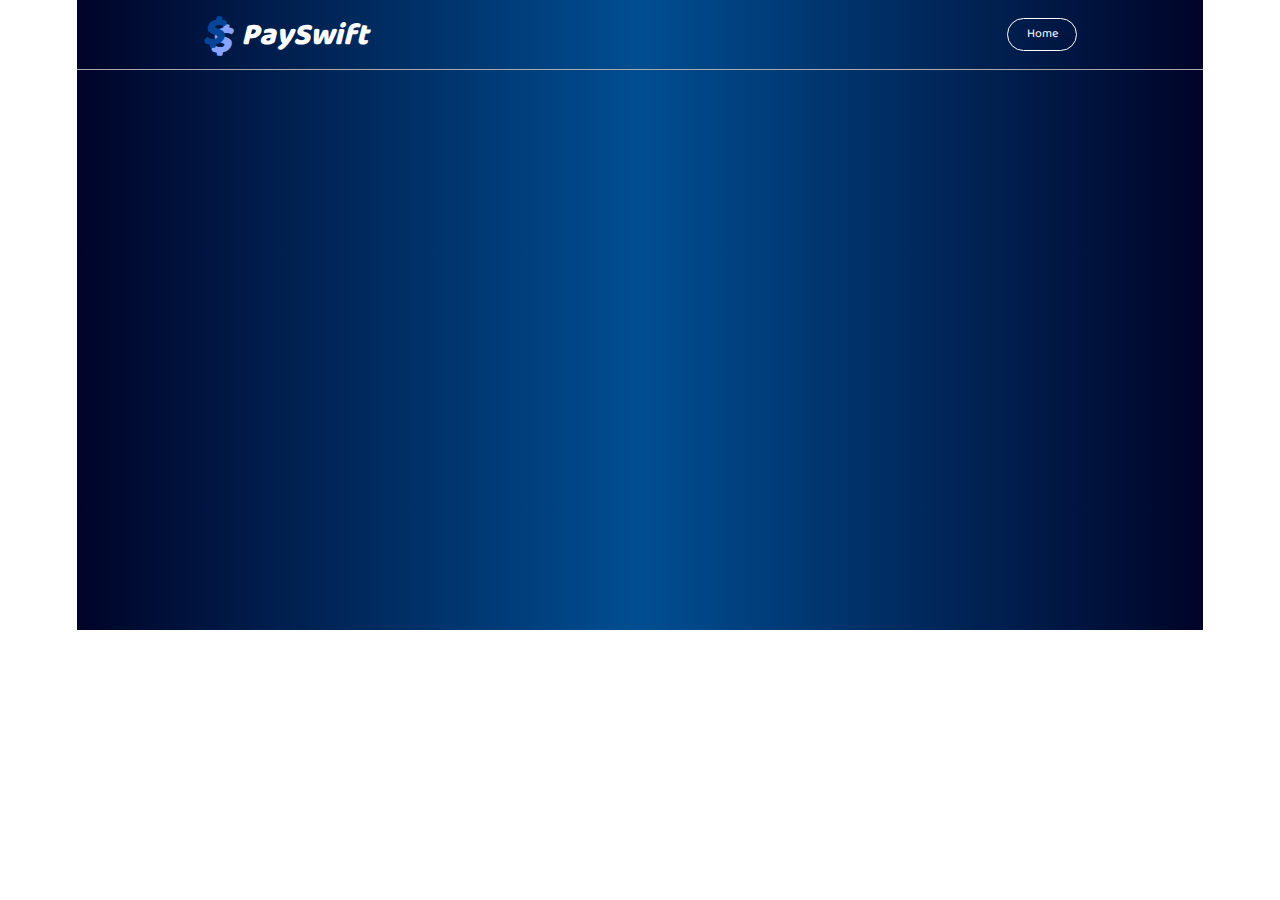
<file: Navbar.html>
<!DOCTYPE html>
<html lang="en">

<head>
    <meta charset="UTF-8">
    <meta name="viewport" content="width=device-width, initial-scale=1.0">
    <title>Document</title>
    <link rel="stylesheet" href="Navbar.css">
    <link rel="stylesheet" href="https://cdnjs.cloudflare.com/ajax/libs/font-awesome/6.5.1/css/all.min.css"
    integrity="sha512-DTOQO9RWCH3ppGqcWaEA1BIZOC6xxalwEsw9c2QQeAIftl+Vegovlnee1c9QX4TctnWMn13TZye+giMm8e2LwA=="
    crossorigin="anonymous" referrerpolicy="no-referrer" />
  <link href="https://cdn.jsdelivr.net/npm/bootstrap@5.3.3/dist/css/bootstrap.min.css" rel="stylesheet"
    integrity="sha384-QWTKZyjpPEjISv5WaRU9OFeRpok6YctnYmDr5pNlyT2bRjXh0JMhjY6hW+ALEwIH" crossorigin="use-credentials">
  <link rel="preconnect" href="https://fonts.gstatic.com" />
  <link href="https://fonts.googleapis.com/css2?family=Baloo+Da+2:wght@400;500;600;700;800&display=swap"
    rel="stylesheet" />
</head>

<body>
    <div>
        <div class="container">
            <!-- Front Page -->
            <div class="front-page">
                <section class="section-1">
                    <div class="navbar-wrapper">
                        <nav class="navbar">
                            <div class="menu">
                                <div class="menu-icon">
                                    <div class="line line-1"></div>
                                    <div class="line line-2"></div>
                                    <div class="line line-3"></div>
                                </div>
                                <span>Menu</span>
                            </div>
                            <div class="navbar-logo logo">
                                <span class="p-1">$</span>
                                <span class="p-2">$</span>
                                PaySwift
                            </div>
                            
                            <div class="navbar-buttons">
                                <a href="PaySwift.html"><button class="navbar-btn signup-btn signup">Home</button></a>
                            </div>
                        </nav>
                    </div>
                    
                </section>
            </div>
        </div>
    </div>
</body>

</html>
</file>
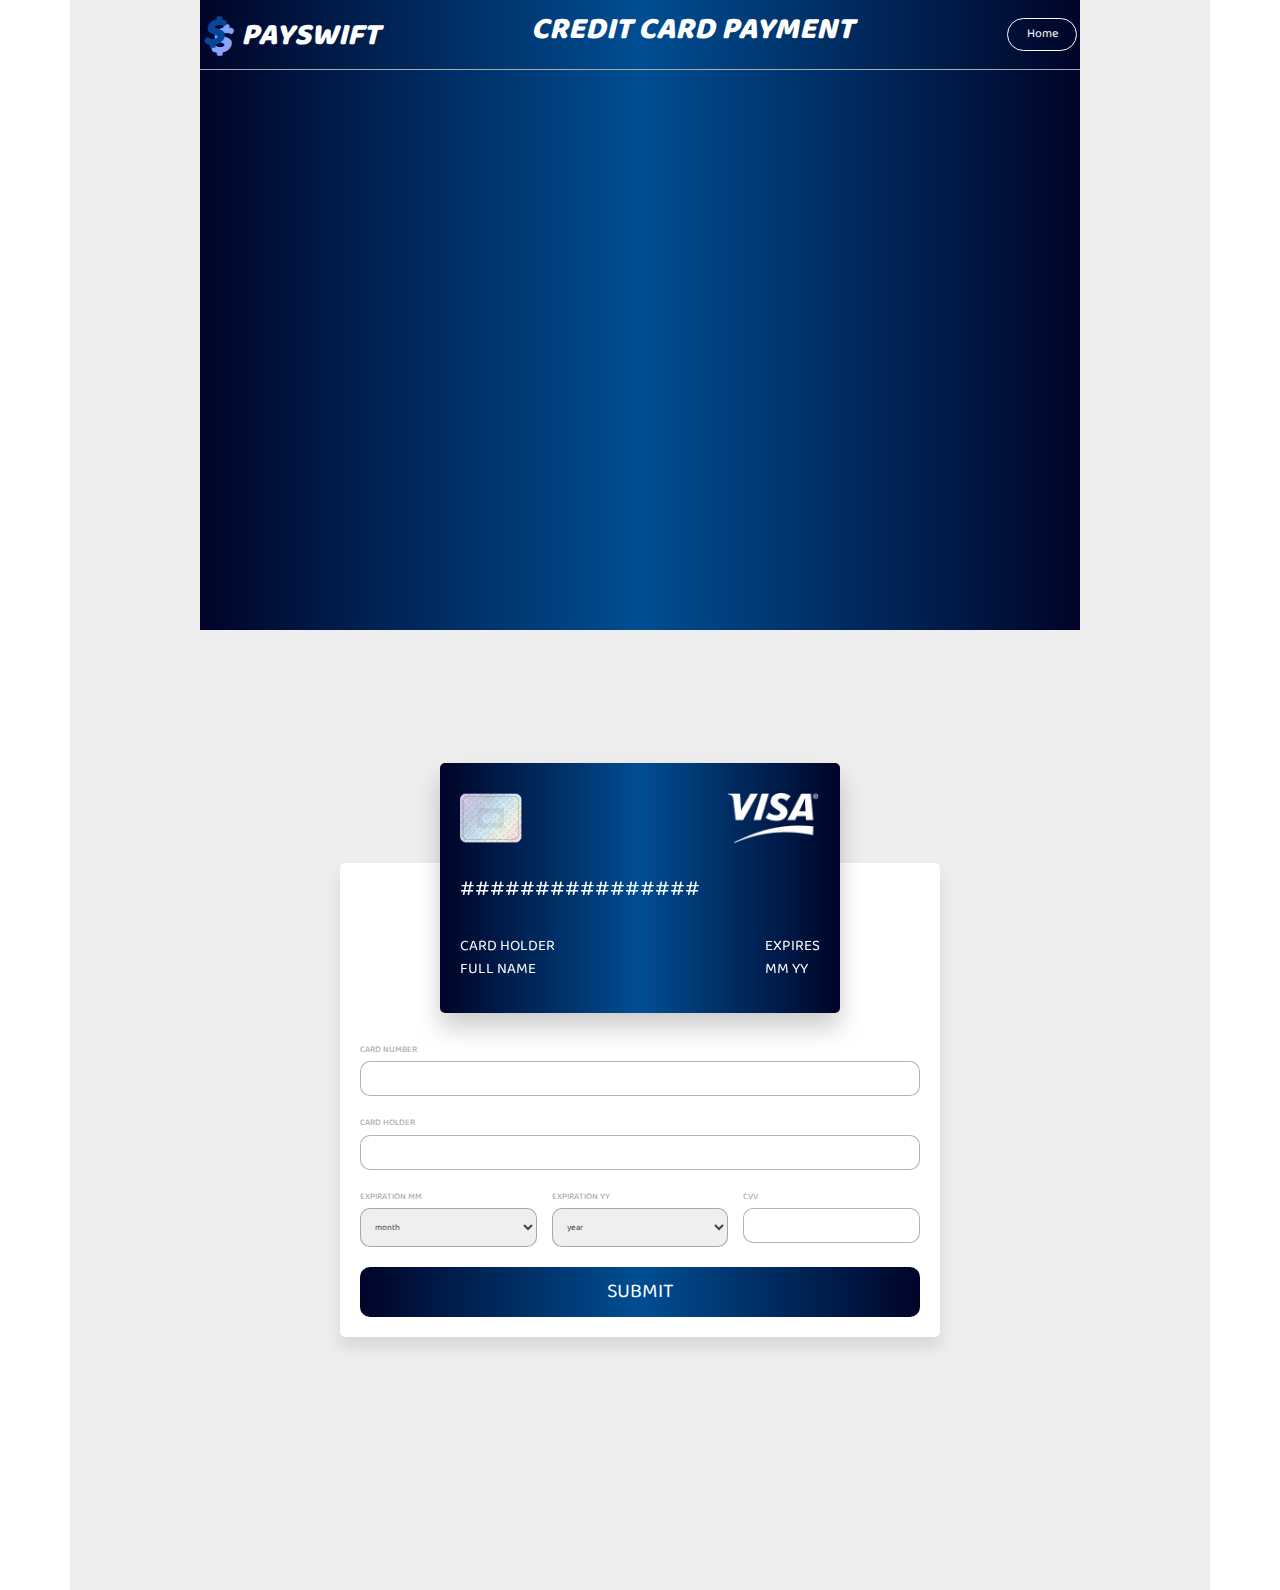
<file: CreditCard/CreditCard.html>
<!DOCTYPE html>
<html lang="en">
<head>
    <title>Credit Card Payment</title>
    <meta charset="UTF-8">
    <meta http-equiv="X-UA-Compatible" content="IE=edge">
    <meta name="viewport" content="width=device-width, initial-scale=1.0">
    <!-- custom css file link  -->
    <link rel="stylesheet" href="CreditCard.css">
    <link rel="stylesheet" href="Navbar.css">
    <link rel="stylesheet" href="https://cdnjs.cloudflare.com/ajax/libs/font-awesome/6.5.1/css/all.min.css"
    integrity="sha512-DTOQO9RWCH3ppGqcWaEA1BIZOC6xxalwEsw9c2QQeAIftl+Vegovlnee1c9QX4TctnWMn13TZye+giMm8e2LwA=="
    crossorigin="anonymous" referrerpolicy="no-referrer" />
  <link href="https://cdn.jsdelivr.net/npm/bootstrap@5.3.3/dist/css/bootstrap.min.css" rel="stylesheet"
    integrity="sha384-QWTKZyjpPEjISv5WaRU9OFeRpok6YctnYmDr5pNlyT2bRjXh0JMhjY6hW+ALEwIH" crossorigin="use-credentials">
  <link rel="preconnect" href="https://fonts.gstatic.com" />
  <link href="https://fonts.googleapis.com/css2?family=Baloo+Da+2:wght@400;500;600;700;800&display=swap"
    rel="stylesheet" />
</head>
<body>
    <div>
        <div class="container">
            <!-- Front Page -->
            <div class="front-page">
                <section class="section-1">

                    <div class="navbar-wrapper">
                        <nav class="navbar">
                            <div class="menu">
                                <div class="menu-icon">
                                    <div class="line line-1"></div>
                                    <div class="line line-2"></div>
                                    <div class="line line-3"></div>
                                </div>
                                <span>Menu</span>
                            </div>
                            <div class="navbar-logo logo">
                                <span class="p-1">$</span>
                                <span class="p-2">$</span>
                                PaySwift
                            </div>
                            <div>
                                <p class="navbar-logo logo">Credit Card Payment</p>
                            </div>
                            <div class="navbar-buttons">
                                <a href="../PaySwift.html"><button class="navbar-btn signup-btn signup">Home</button></a>
                            </div>
                        </nav>
                    </div>
                    
                </section>
                <div class="container">
    
    <div class="card-container">
        <div class="front">
            
            <div class="image">
                <img src="image/chip.png" alt="">
                <img src="image/visa.png" alt="">
            </div>
            <div class="card-number-box">################</div>
            <div class="flexbox">
                <div class="box">
                    <span>card holder</span>
                    <div class="card-holder-name">full name</div>
                </div>
                <div class="box">
                    <span>expires</span>
                    <div class="expiration">
                        <span class="exp-month">mm</span>
                        <span class="exp-year">yy</span>
                    </div>
                </div>
            </div>
        </div>

        <div class="back">
            <div class="stripe"></div>
            <div class="box">
                <span>cvv</span>
                <div class="cvv-box"></div>
                <img src="image/visa.png" alt="">
            </div>
        </div>

    </div>

    <form action="">
        <div class="inputBox">
            <span>card number</span>
            <input type="text" maxlength="16" class="card-number-input">
        </div>
        <div class="inputBox">
            <span>card holder</span>
            <input type="text" class="card-holder-input">
        </div>
        <div class="flexbox">
            <div class="inputBox">
                <span>expiration mm</span>
                <select name="" id="" class="month-input">
                    <option value="month" selected disabled>month</option>
                    <option value="01">01</option>
                    <option value="02">02</option>
                    <option value="03">03</option>
                    <option value="04">04</option>
                    <option value="05">05</option>
                    <option value="06">06</option>
                    <option value="07">07</option>
                    <option value="08">08</option>
                    <option value="09">09</option>
                    <option value="10">10</option>
                    <option value="11">11</option>
                    <option value="12">12</option>
                </select>
            </div>
            <div class="inputBox">
                <span>expiration yy</span>
                <select name="" id="" class="year-input">
                    <option value="year" selected disabled>year</option>
                    <option value="2021">2021</option>
                    <option value="2022">2022</option>
                    <option value="2023">2023</option>
                    <option value="2024">2024</option>
                    <option value="2025">2025</option>
                    <option value="2026">2026</option>
                    <option value="2027">2027</option>
                    <option value="2028">2028</option>
                    <option value="2029">2029</option>
                    <option value="2030">2030</option>
                </select>
            </div>
            <div class="inputBox">
                <span>cvv</span>
                <input type="text" maxlength="4" class="cvv-input">
            </div>
        </div>
        <input type="submit" value="submit" class="submit-btn">
    </form>

</div>
            </div>
        </div>
    </div>
    <script src="CreditCard.js"></script>
</body>
</file>
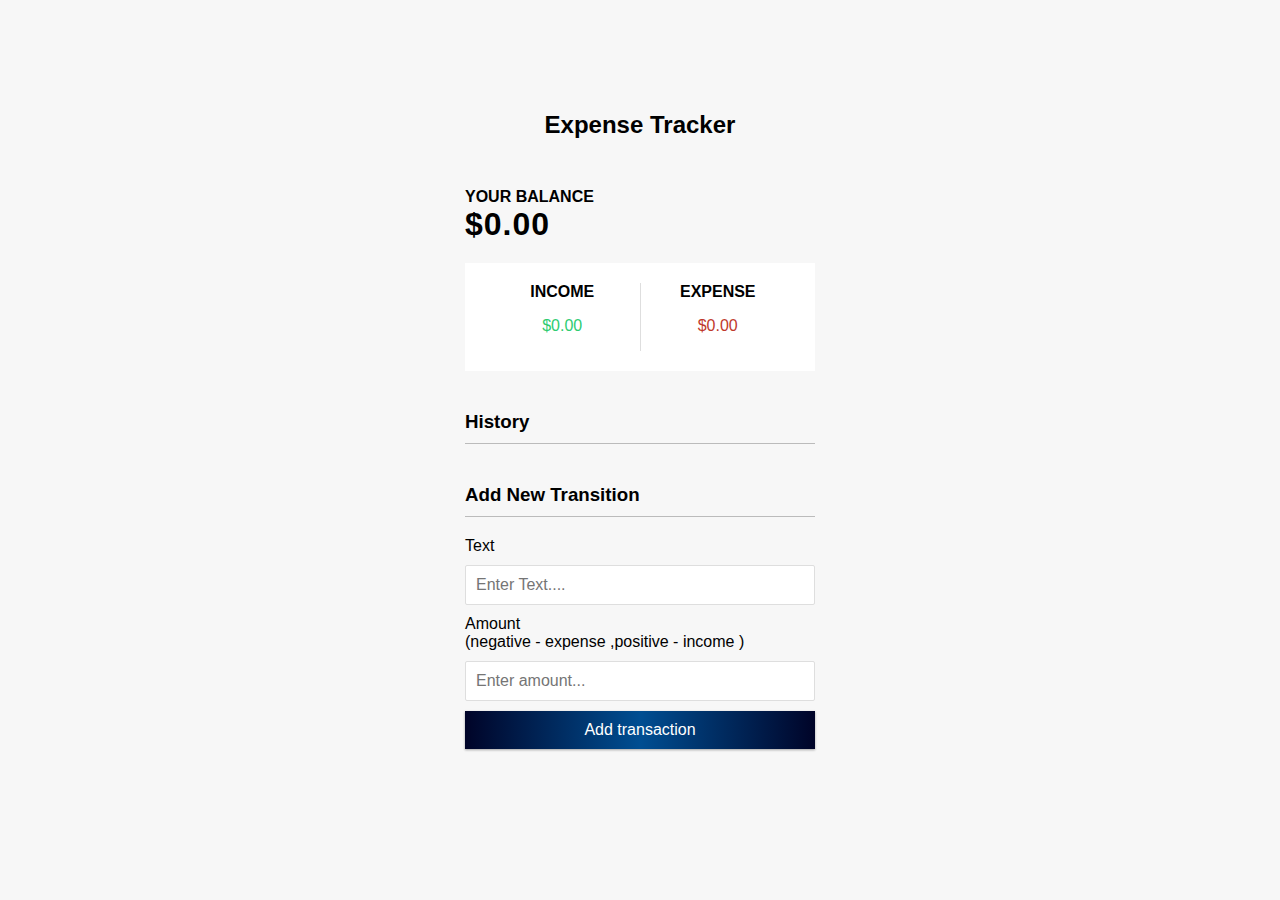
<file: ExpenseTracker/expenset.html>
<!DOCTYPE html>
<html lang="en">
  <head>
    <meta charset="UTF-8" />
    <meta
      name="viewport"
      content="width=device-width, initial-scale=1.0"
    />
    <title>Expense Tracker</title>
    <link rel="stylesheet" href="expenset.css" />
  </head>
  <body>  
    <h2>Expense Tracker</h2>
    <div class="container">
      <h4>Your Balance</h4>
      <h1 id="balance">$0.00</h1>
      <div class="inc-exp-container">
        <div>
          <h4>Income</h4>
          <p id="money-plus" class="money-plus">
            +$0.00
          </p>
        </div>
        <div>
          <h4>Expense</h4>
          <p id="money-minus" class="money-minus">
            -$0.00
          </p>
        </div>
      </div>

      <h3>History</h3>
      <ul id="list" class="list">
        <!-- <li class="minus">
          Cash <span>-$400</span
          ><button class="delete-btn">x</button>
        </li> -->
      </ul>
      <h3>Add New Transition</h3>
      <form id="form">
          <div class="form-control">
              <label for="text">Text</label>
              <input type="text" id="text" placeholder="Enter Text...."/>
          </div>
          <div class="form-control">
              <label for="amount">Amount <br> (negative - expense ,positive - income )</label>
              <input type="number" id="amount" placeholder="Enter amount..."> 
          </div>
          <button class="btn">Add transaction</button>
      </form>
    </div>
    <!-- JavaYscript Project  -->
    <script src="expenset.js"></script>
  </body>
</html>
</file>
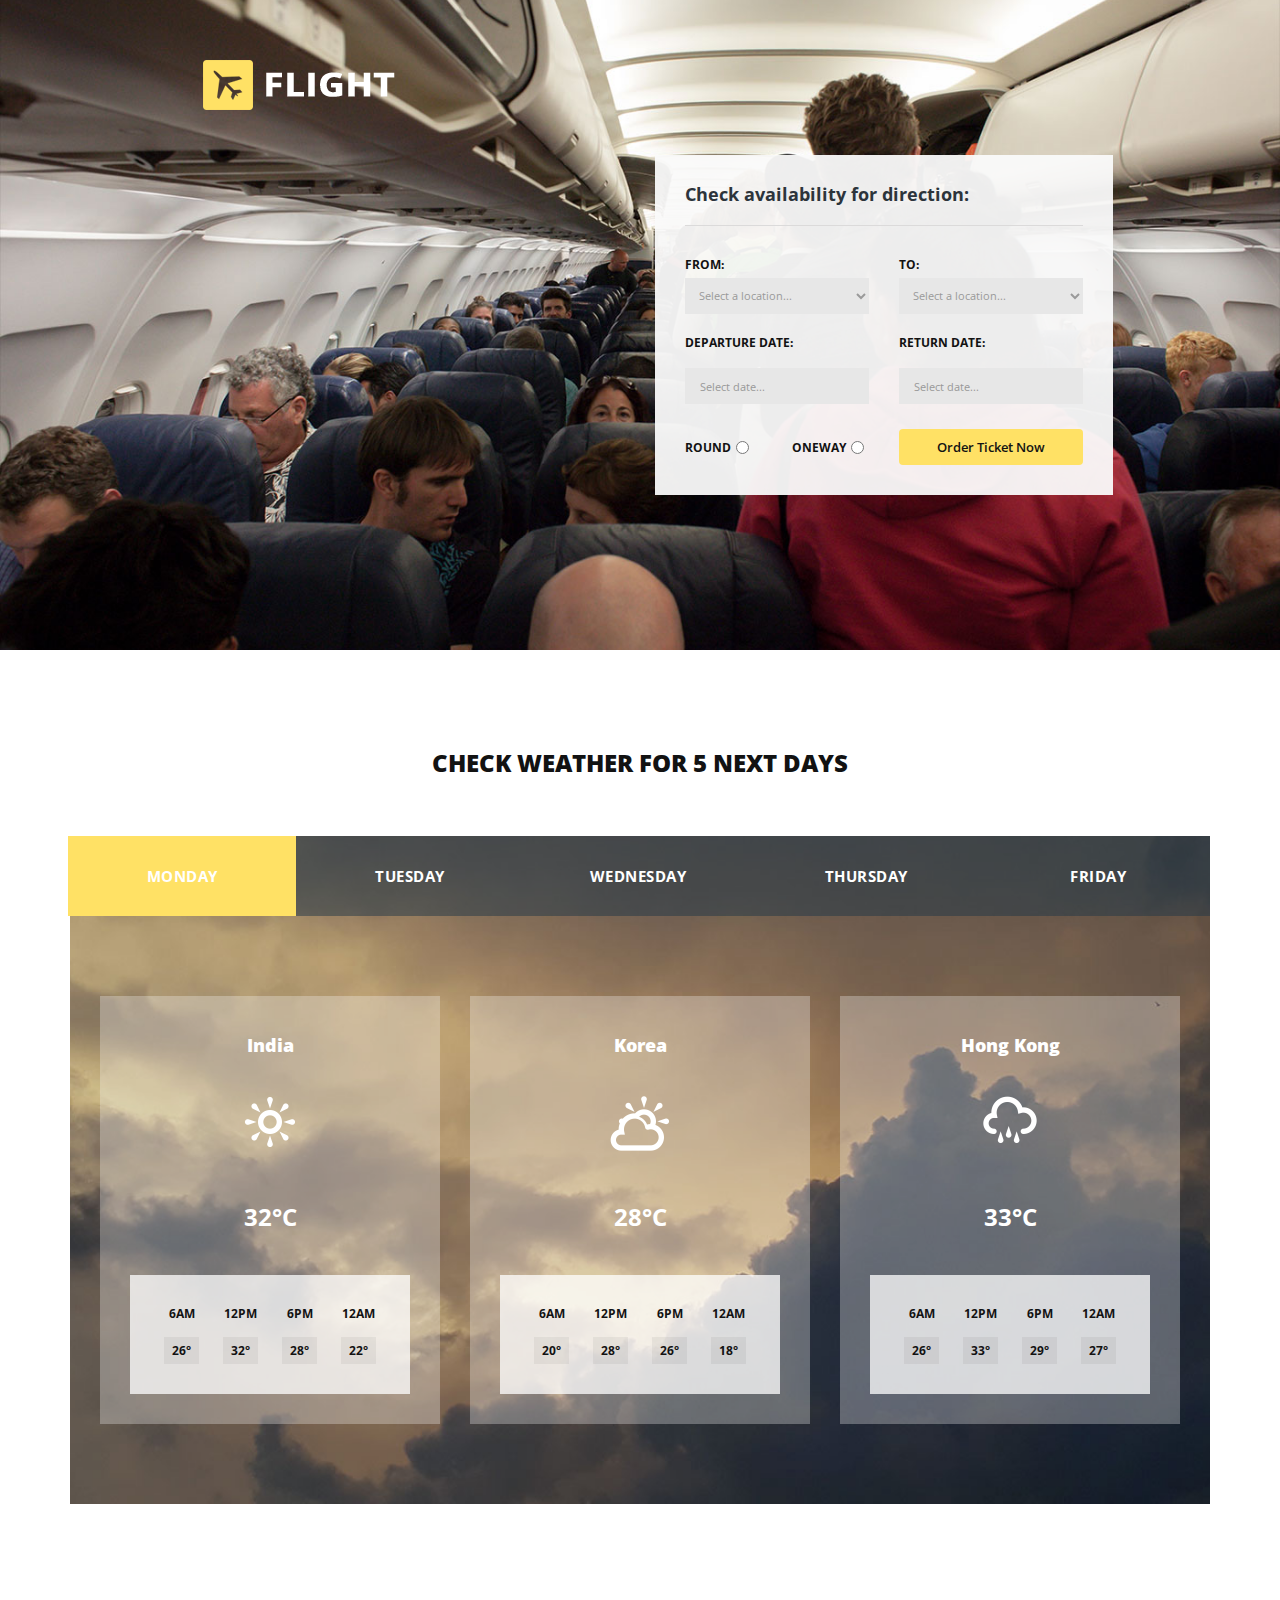
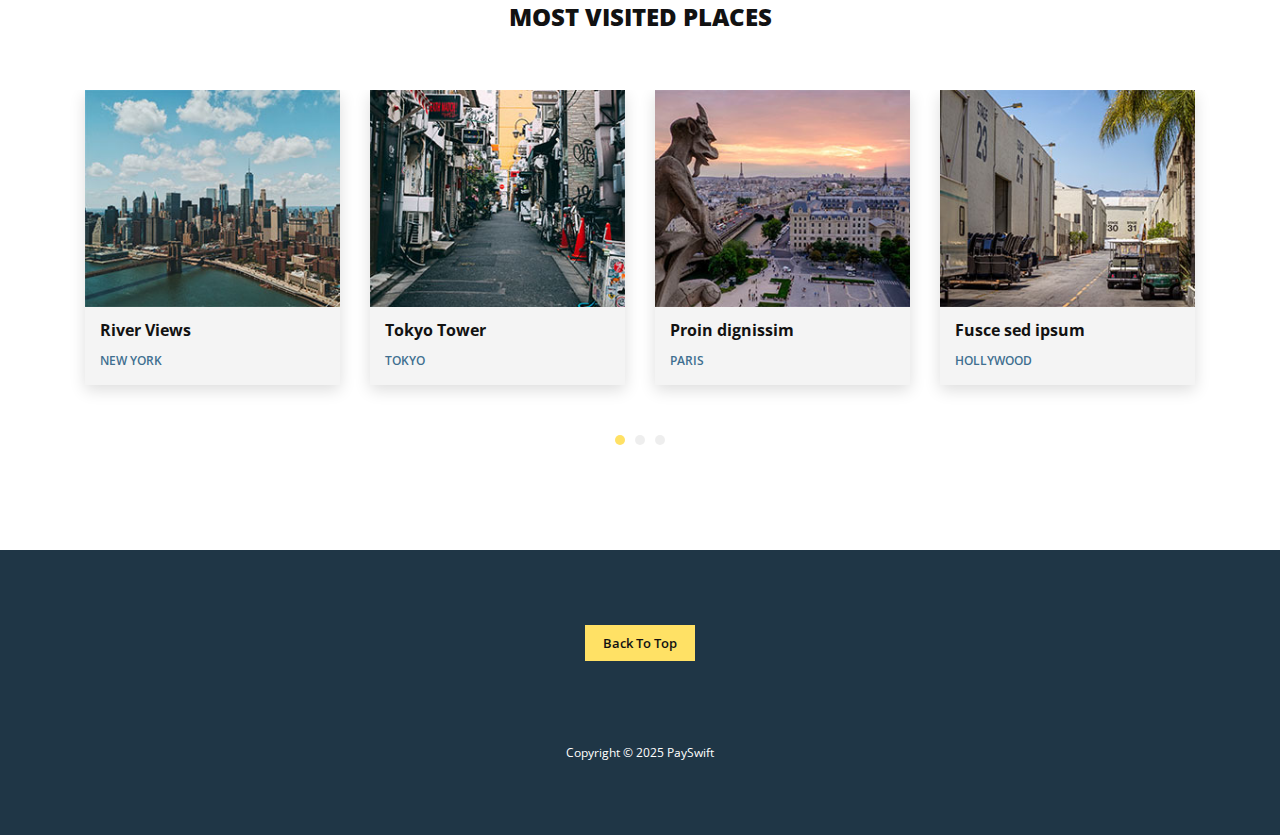
<file: FlightBooking/Flight.html>
<!DOCTYPE html>
<html>

<head>
    <meta charset="utf-8">
    <meta http-equiv="X-UA-Compatible" content="IE=edge,chrome=1">
    
    <title>Flight - Travel and Tour</title>

    <meta name="description" content="">
    <meta name="viewport" content="width=device-width, initial-scale=1">
    <link rel="apple-touch-icon" href="apple-touch-icon.png">
    <link rel="stylesheet" href="css/bootstrap.min.css">
    <link rel="stylesheet" href="css/bootstrap-theme.min.css">
    <link rel="stylesheet" href="css/fontAwesome.css">
    <link rel="stylesheet" href="css/hero-slider.css">
    <link rel="stylesheet" href="css/owl-carousel.css">
    <link rel="stylesheet" href="css/datepicker.css">
    <link rel="stylesheet" href="css/tooplate-style.css">
    <link href="https://fonts.googleapis.com/css?family=Open+Sans:300,400,600,700,800" rel="stylesheet">
    <script src="js/vendor/modernizr-2.8.3-respond-1.4.2.min.js"></script>
</head>

<body>
  
    <section class="banner" id="top">
        <div class="container">
            <div class="row">
                <div class="col-md-5">
                    <div>
                        <div class="logo">
                            <img src="img/logo.png" alt="Flight Template">
                        </div>

                    </div>
                </div>
                <div class="col-md-5 col-md-offset-1">
                    <section id="first-tab-group" class="tabgroup">
                        <div id="tab1">
                            <div class="submit-form">
                                <h4>Check availability for <em>direction</em>:</h4>
                                <form id="form-submit" action="" method="get">
                                    <div class="row">
                                        <div class="col-md-6">
                                            <fieldset>
                                                <label for="from">From:</label>
                                                <select required name='from' onchange='this.form.()'>
                                                    <option value="">Select a location...</option>
                                                    <option value="Cambodia">Cambodia</option>
                                                    <option value="Hong Kong">Hong Kong</option>
                                                    <option value="India">India</option>
                                                    <option value="Japan">Japan</option>
                                                    <option value="Korea">Korea</option>
                                                    <option value="Laos">Laos</option>
                                                    <option value="Myanmar">Myanmar</option>
                                                    <option value="Singapore">Singapore</option>
                                                    <option value="Thailand">Thailand</option>
                                                    <option value="Vietnam">Vietnam</option>
                                                </select>
                                            </fieldset>
                                        </div>
                                        <div class="col-md-6">
                                            <fieldset>
                                                <label for="to">To:</label>
                                                <select required name='to' onchange='this.form.()'>
                                                    <option value="">Select a location...</option>
                                                    <option value="Cambodia">Cambodia</option>
                                                    <option value="Hong Kong">Hong Kong</option>
                                                    <option value="India">India</option>
                                                    <option value="Japan">Japan</option>
                                                    <option value="Korea">Korea</option>
                                                    <option value="Laos">Laos</option>
                                                    <option value="Myanmar">Myanmar</option>
                                                    <option value="Singapore">Singapore</option>
                                                    <option value="Thailand">Thailand</option>
                                                    <option value="Vietnam">Vietnam</option>
                                                </select>
                                            </fieldset>
                                        </div>
                                        <div class="col-md-6">
                                            <fieldset>
                                                <label for="departure">Departure date:</label>
                                                <input name="deparure" type="text" class="form-control date"
                                                    id="deparure" placeholder="Select date..." required=""
                                                    onchange='this.form.()'>
                                            </fieldset>
                                        </div>
                                        <div class="col-md-6">
                                            <fieldset>
                                                <label for="return">Return date:</label>
                                                <input name="return" type="text" class="form-control date" id="return"
                                                    placeholder="Select date..." required="" onchange='this.form.()'>
                                            </fieldset>
                                        </div>
                                        <div class="col-md-6">
                                            <div class="radio-select">
                                                <div class="row">
                                                    <div class="col-md-6 col-sm-6 col-xs-6">
                                                        <label for="round">Round</label>
                                                        <input type="radio" name="trip" id="round" value="round"
                                                            required="required" onchange='this.form.()'>
                                                    </div>
                                                    <div class="col-md-6 col-sm-6 col-xs-6">
                                                        <label for="oneway">Oneway</label>
                                                        <input type="radio" name="trip" id="oneway" value="one-way"
                                                            required="required" onchange='this.form.()'>
                                                    </div>
                                                </div>
                                            </div>
                                        </div>
                                        <div class="col-md-6">
                                            <fieldset>
                                                <button type="submit" id="form-submit" class="btn">Order Ticket
                                                    Now</button>
                                            </fieldset>
                                        </div>
                                    </div>
                                </form>
                            </div>
                        </div>
                    </section>
                </div>
            </div>
        </div>
    </section>



    <div class="tabs-content" id="weather">
        <div class="container">
            <div class="row">
                <div class="col-md-12">
                    <div class="section-heading">
                        <h2>Check Weather For 5 NEXT Days</h2>
                    </div>
                </div>
                <div class="wrapper">
                    <div class="col-md-12">
                        <div class="weather-content">
                            <div class="row">
                                <div class="col-md-12">
                                    <ul class="tabs clearfix" data-tabgroup="second-tab-group">
                                        <li><a href="#monday" class="active">Monday</a></li>
                                        <li><a href="#tuesday">Tuesday</a></li>
                                        <li><a href="#wednesday">Wednesday</a></li>
                                        <li><a href="#thursday">Thursday</a></li>
                                        <li><a href="#friday">Friday</a></li>
                                    </ul>
                                </div>
                                <div class="col-md-12">
                                    <section id="second-tab-group" class="weathergroup">
                                        <div id="monday">
                                            <div class="row">
                                                <div class="col-md-4">
                                                    <div class="weather-item">
                                                        <h6>India</h6>
                                                        <div class="weather-icon">
                                                            <img src="img/weather-icon-03.png" alt="">
                                                        </div>
                                                        <span>32&deg;C</span>
                                                        <ul class="time-weather">
                                                            <li>6AM <span>26&deg;</span></li>
                                                            <li>12PM <span>32&deg;</span></li>
                                                            <li>6PM <span>28&deg;</span></li>
                                                            <li>12AM <span>22&deg;</span></li>
                                                        </ul>
                                                    </div>
                                                </div>
                                                <div class="col-md-4">
                                                    <div class="weather-item">
                                                        <h6>Korea</h6>
                                                        <div class="weather-icon">
                                                            <img src="img/weather-icon-02.png" alt="">
                                                        </div>
                                                        <span>28&deg;C</span>
                                                        <ul class="time-weather">
                                                            <li>6AM <span>20&deg;</span></li>
                                                            <li>12PM <span>28&deg;</span></li>
                                                            <li>6PM <span>26&deg;</span></li>
                                                            <li>12AM <span>18&deg;</span></li>
                                                        </ul>
                                                    </div>
                                                </div>
                                                <div class="col-md-4">
                                                    <div class="weather-item">
                                                        <h6>Hong Kong</h6>
                                                        <div class="weather-icon">
                                                            <img src="img/weather-icon-01.png" alt="">
                                                        </div>
                                                        <span>33&deg;C</span>
                                                        <ul class="time-weather">
                                                            <li>6AM <span>26&deg;</span></li>
                                                            <li>12PM <span>33&deg;</span></li>
                                                            <li>6PM <span>29&deg;</span></li>
                                                            <li>12AM <span>27&deg;</span></li>
                                                        </ul>
                                                    </div>
                                                </div>
                                            </div>
                                        </div>
                                        <div id="tuesday">
                                            <div class="row">
                                                <div class="col-md-4">
                                                    <div class="weather-item">
                                                        <h6>Japan</h6>
                                                        <div class="weather-icon">
                                                            <img src="img/weather-icon-02.png" alt="">
                                                        </div>
                                                        <span>28&deg;C</span>
                                                        <ul class="time-weather">
                                                            <li>6AM <span>18&deg;</span></li>
                                                            <li>12PM <span>27&deg;</span></li>
                                                            <li>6PM <span>25&deg;</span></li>
                                                            <li>12AM <span>17&deg;</span></li>
                                                        </ul>
                                                    </div>
                                                </div>
                                                <div class="col-md-4">
                                                    <div class="weather-item">
                                                        <h6>Korea</h6>
                                                        <div class="weather-icon">
                                                            <img src="img/weather-icon-03.png" alt="">
                                                        </div>
                                                        <span>31&deg;C</span>
                                                        <ul class="time-weather">
                                                            <li>6AM <span>19&deg;</span></li>
                                                            <li>12PM <span>28&deg;</span></li>
                                                            <li>6PM <span>22&deg;</span></li>
                                                            <li>12AM <span>18&deg;</span></li>
                                                        </ul>
                                                    </div>
                                                </div>
                                                <div class="col-md-4">
                                                    <div class="weather-item">
                                                        <h6>Singapore</h6>
                                                        <div class="weather-icon">
                                                            <img src="img/weather-icon-01.png" alt="">
                                                        </div>
                                                        <span>26&deg;C</span>
                                                        <ul class="time-weather">
                                                            <li>6AM <span>19&deg;</span></li>
                                                            <li>12PM <span>26&deg;</span></li>
                                                            <li>6PM <span>22&deg;</span></li>
                                                            <li>12AM <span>20&deg;</span></li>
                                                        </ul>
                                                    </div>
                                                </div>
                                            </div>
                                        </div>
                                        <div id="wednesday">
                                            <div class="row">
                                                <div class="col-md-4">
                                                    <div class="weather-item">
                                                        <h6>Myanmar</h6>
                                                        <div class="weather-icon">
                                                            <img src="img/weather-icon-03.png" alt="">
                                                        </div>
                                                        <span>31&deg;C</span>
                                                        <ul class="time-weather">
                                                            <li>6AM <span>19&deg;</span></li>
                                                            <li>12PM <span>28&deg;</span></li>
                                                            <li>6PM <span>22&deg;</span></li>
                                                            <li>12AM <span>18&deg;</span></li>
                                                        </ul>
                                                    </div>
                                                </div>
                                                <div class="col-md-4">
                                                    <div class="weather-item">
                                                        <h6>Thailand</h6>
                                                        <div class="weather-icon">
                                                            <img src="img/weather-icon-01.png" alt="">
                                                        </div>
                                                        <span>34&deg;C</span>
                                                        <ul class="time-weather">
                                                            <li>6AM <span>28&deg;</span></li>
                                                            <li>12PM <span>34&deg;</span></li>
                                                            <li>6PM <span>30&deg;</span></li>
                                                            <li>12AM <span>29&deg;</span></li>
                                                        </ul>
                                                    </div>
                                                </div>
                                                <div class="col-md-4">
                                                    <div class="weather-item">
                                                        <h6>India</h6>
                                                        <div class="weather-icon">
                                                            <img src="img/weather-icon-02.png" alt="">
                                                        </div>
                                                        <span>28&deg;C</span>
                                                        <ul class="time-weather">
                                                            <li>6AM <span>18&deg;</span></li>
                                                            <li>12PM <span>27&deg;</span></li>
                                                            <li>6PM <span>25&deg;</span></li>
                                                            <li>12AM <span>17&deg;</span></li>
                                                        </ul>
                                                    </div>
                                                </div>
                                            </div>
                                        </div>
                                        <div id="thursday">
                                            <div class="row">
                                                <div class="col-md-4">
                                                    <div class="weather-item">
                                                        <h6>Myanmar</h6>
                                                        <div class="weather-icon">
                                                            <img src="img/weather-icon-01.png" alt="">
                                                        </div>
                                                        <span>27&deg;C</span>
                                                        <ul class="time-weather">
                                                            <li>6AM <span>21&deg;</span></li>
                                                            <li>12PM <span>27&deg;</span></li>
                                                            <li>6PM <span>22&deg;</span></li>
                                                            <li>12AM <span>18&deg;</span></li>
                                                        </ul>
                                                    </div>
                                                </div>
                                                <div class="col-md-4">
                                                    <div class="weather-item">
                                                        <h6>Thailand</h6>
                                                        <div class="weather-icon">
                                                            <img src="img/weather-icon-02.png" alt="">
                                                        </div>
                                                        <span>28&deg;C</span>
                                                        <ul class="time-weather">
                                                            <li>6AM <span>18&deg;</span></li>
                                                            <li>12PM <span>27&deg;</span></li>
                                                            <li>6PM <span>25&deg;</span></li>
                                                            <li>12AM <span>17&deg;</span></li>
                                                        </ul>
                                                    </div>
                                                </div>
                                                <div class="col-md-4">
                                                    <div class="weather-item">
                                                        <h6>India</h6>
                                                        <div class="weather-icon">
                                                            <img src="img/weather-icon-03.png" alt="">
                                                        </div>
                                                        <span>31&deg;C</span>
                                                        <ul class="time-weather">
                                                            <li>6AM <span>19&deg;</span></li>
                                                            <li>12PM <span>28&deg;</span></li>
                                                            <li>6PM <span>22&deg;</span></li>
                                                            <li>12AM <span>18&deg;</span></li>
                                                        </ul>
                                                    </div>
                                                </div>
                                            </div>
                                        </div>
                                        <div id="friday">
                                            <div class="row">
                                                <div class="col-md-4">
                                                    <div class="weather-item">
                                                        <h6>Myanmar</h6>
                                                        <div class="weather-icon">
                                                            <img src="img/weather-icon-03.png" alt="">
                                                        </div>
                                                        <span>33&deg;C</span>
                                                        <ul class="time-weather">
                                                            <li>6AM <span>28&deg;</span></li>
                                                            <li>12PM <span>33&deg;</span></li>
                                                            <li>6PM <span>29&deg;</span></li>
                                                            <li>12AM <span>27&deg;</span></li>
                                                        </ul>
                                                    </div>
                                                </div>
                                                <div class="col-md-4">
                                                    <div class="weather-item">
                                                        <h6>Thailand</h6>
                                                        <div class="weather-icon">
                                                            <img src="img/weather-icon-02.png" alt="">
                                                        </div>
                                                        <span>31&deg;C</span>
                                                        <ul class="time-weather">
                                                            <li>6AM <span>24&deg;</span></li>
                                                            <li>12PM <span>31&deg;</span></li>
                                                            <li>6PM <span>26&deg;</span></li>
                                                            <li>12AM <span>23&deg;</span></li>
                                                        </ul>
                                                    </div>
                                                </div>
                                                <div class="col-md-4">
                                                    <div class="weather-item">
                                                        <h6>India</h6>
                                                        <div class="weather-icon">
                                                            <img src="img/weather-icon-01.png" alt="">
                                                        </div>
                                                        <span>28&deg;C</span>
                                                        <ul class="time-weather">
                                                            <li>6AM <span>24&deg;</span></li>
                                                            <li>12PM <span>28&deg;</span></li>
                                                            <li>6PM <span>26&deg;</span></li>
                                                            <li>12AM <span>22&deg;</span></li>
                                                        </ul>
                                                    </div>
                                                </div>
                                            </div>
                                        </div>
                                    </section>
                                </div>
                            </div>
                        </div>
                    </div>
                </div>
            </div>
        </div>
    </div>

    <section id="most-visited">
        <div class="container">
            <div class="row">
                <div class="col-md-12">
                    <div class="section-heading">
                        <h2>Most Visited Places</h2>
                    </div>
                </div>
                <div class="col-md-12">
                    <div id="owl-mostvisited" class="owl-carousel owl-theme">
                        <div class="item col-md-12">
                            <div class="visited-item">
                                <img src="img/place-01.jpg" alt="">
                                <div class="text-content">
                                    <h4>River Views</h4>
                                    <span>New York</span>
                                </div>
                            </div>
                        </div>
                        <div class="item col-md-12">
                            <div class="visited-item">
                                <img src="img/place-02.jpg" alt="">
                                <div class="text-content">
                                    <h4>Tokyo Tower</h4>
                                    <span>Tokyo</span>
                                </div>
                            </div>
                        </div>
                        <div class="item col-md-12">
                            <div class="visited-item">
                                <img src="img/place-03.jpg" alt="">
                                <div class="text-content">
                                    <h4>Proin dignissim</h4>
                                    <span>Paris</span>
                                </div>
                            </div>
                        </div>
                        <div class="item col-md-12">
                            <div class="visited-item">
                                <img src="img/place-04.jpg" alt="">
                                <div class="text-content">
                                    <h4>Fusce sed ipsum</h4>
                                    <span>Hollywood</span>
                                </div>
                            </div>
                        </div>
                        <div class="item col-md-12">
                            <div class="visited-item">
                                <img src="img/place-02.jpg" alt="">
                                <div class="text-content">
                                    <h4>Vivamus egestas</h4>
                                    <span>Tokyo</span>
                                </div>
                            </div>
                        </div>
                        <div class="item col-md-12">
                            <div class="visited-item">
                                <img src="img/place-01.jpg" alt="">
                                <div class="text-content">
                                    <h4>Aliquam elit metus</h4>
                                    <span>New York</span>
                                </div>
                            </div>
                        </div>
                        <div class="item col-md-12">
                            <div class="visited-item">
                                <img src="img/place-03.jpg" alt="">
                                <div class="text-content">
                                    <h4>Phasellus pharetra</h4>
                                    <span>Paris</span>
                                </div>
                            </div>
                        </div>
                        <div class="item col-md-12">
                            <div class="visited-item">
                                <img src="img/place-04.jpg" alt="">
                                <div class="text-content">
                                    <h4>In in quam efficitur</h4>
                                    <span>Hollywood</span>
                                </div>
                            </div>
                        </div>
                        <div class="item col-md-12">
                            <div class="visited-item">
                                <img src="img/place-01.jpg" alt="">
                                <div class="text-content">
                                    <h4>Sed faucibus odio</h4>
                                    <span>NEW YORK</span>
                                </div>
                            </div>
                        </div>
                        <div class="item col-md-12">
                            <div class="visited-item">
                                <img src="img/place-02.jpg" alt="">
                                <div class="text-content">
                                    <h4>Donec varius porttitor</h4>
                                    <span>Tokyo</span>
                                </div>
                            </div>
                        </div>
                    </div>
                </div>
            </div>
        </div>
    </section>



    <footer>
        <div class="container">
            <div class="row">
                <div class="col-md-12">
                    <div class="primary-button">
                        <a href="#" class="scroll-top">Back To Top</a>
                    </div>
                </div>
                <div class="col-md-12">
                    <p>Copyright &copy; 2025 PaySwift
                </div>
            </div>
        </div>
    </footer>
    <script src="//ajax.googleapis.com/ajax/libs/jquery/1.11.2/jquery.min.js"></script>
    <script>window.jQuery || document.write('<script src="js/vendor/jquery-1.11.2.min.js"><\/script>')</script>

    <script src="js/vendor/bootstrap.min.js"></script>

    <script src="js/datepicker.js"></script>
    <script src="js/plugins.js"></script>
    <script src="js/main.js"></script>

    <script src="http://ajax.googleapis.com/ajax/libs/jquery/1.10.2/jquery.min.js" type="text/javascript"></script>
    <script type="text/javascript">
        $(document).ready(function () {



            // navigation click actions 
            $('.scroll-link').on('click', function (event) {
                event.preventDefault();
                var sectionID = $(this).attr("data-id");
                scrollToID('#' + sectionID, 750);
            });
            // scroll to top action
            $('.scroll-top').on('click', function (event) {
                event.preventDefault();
                $('html, body').animate({ scrollTop: 0 }, 'slow');
            });
            // mobile nav toggle
            $('#nav-toggle').on('click', function (event) {
                event.preventDefault();
                $('#main-nav').toggleClass("open");
            });
        });
        // scroll function
        function scrollToID(id, speed) {
            var offSet = 0;
            var targetOffset = $(id).offset().top - offSet;
            var mainNav = $('#main-nav');
            $('html,body').animate({ scrollTop: targetOffset }, speed);
            if (mainNav.hasClass("open")) {
                mainNav.css("height", "1px").removeClass("in").addClass("collapse");
                mainNav.removeClass("open");
            }
        }
        if (typeof console === "undefined") {
            console = {
                log: function () { }
            };
        }
    </script>
</body>

</html>
</file>
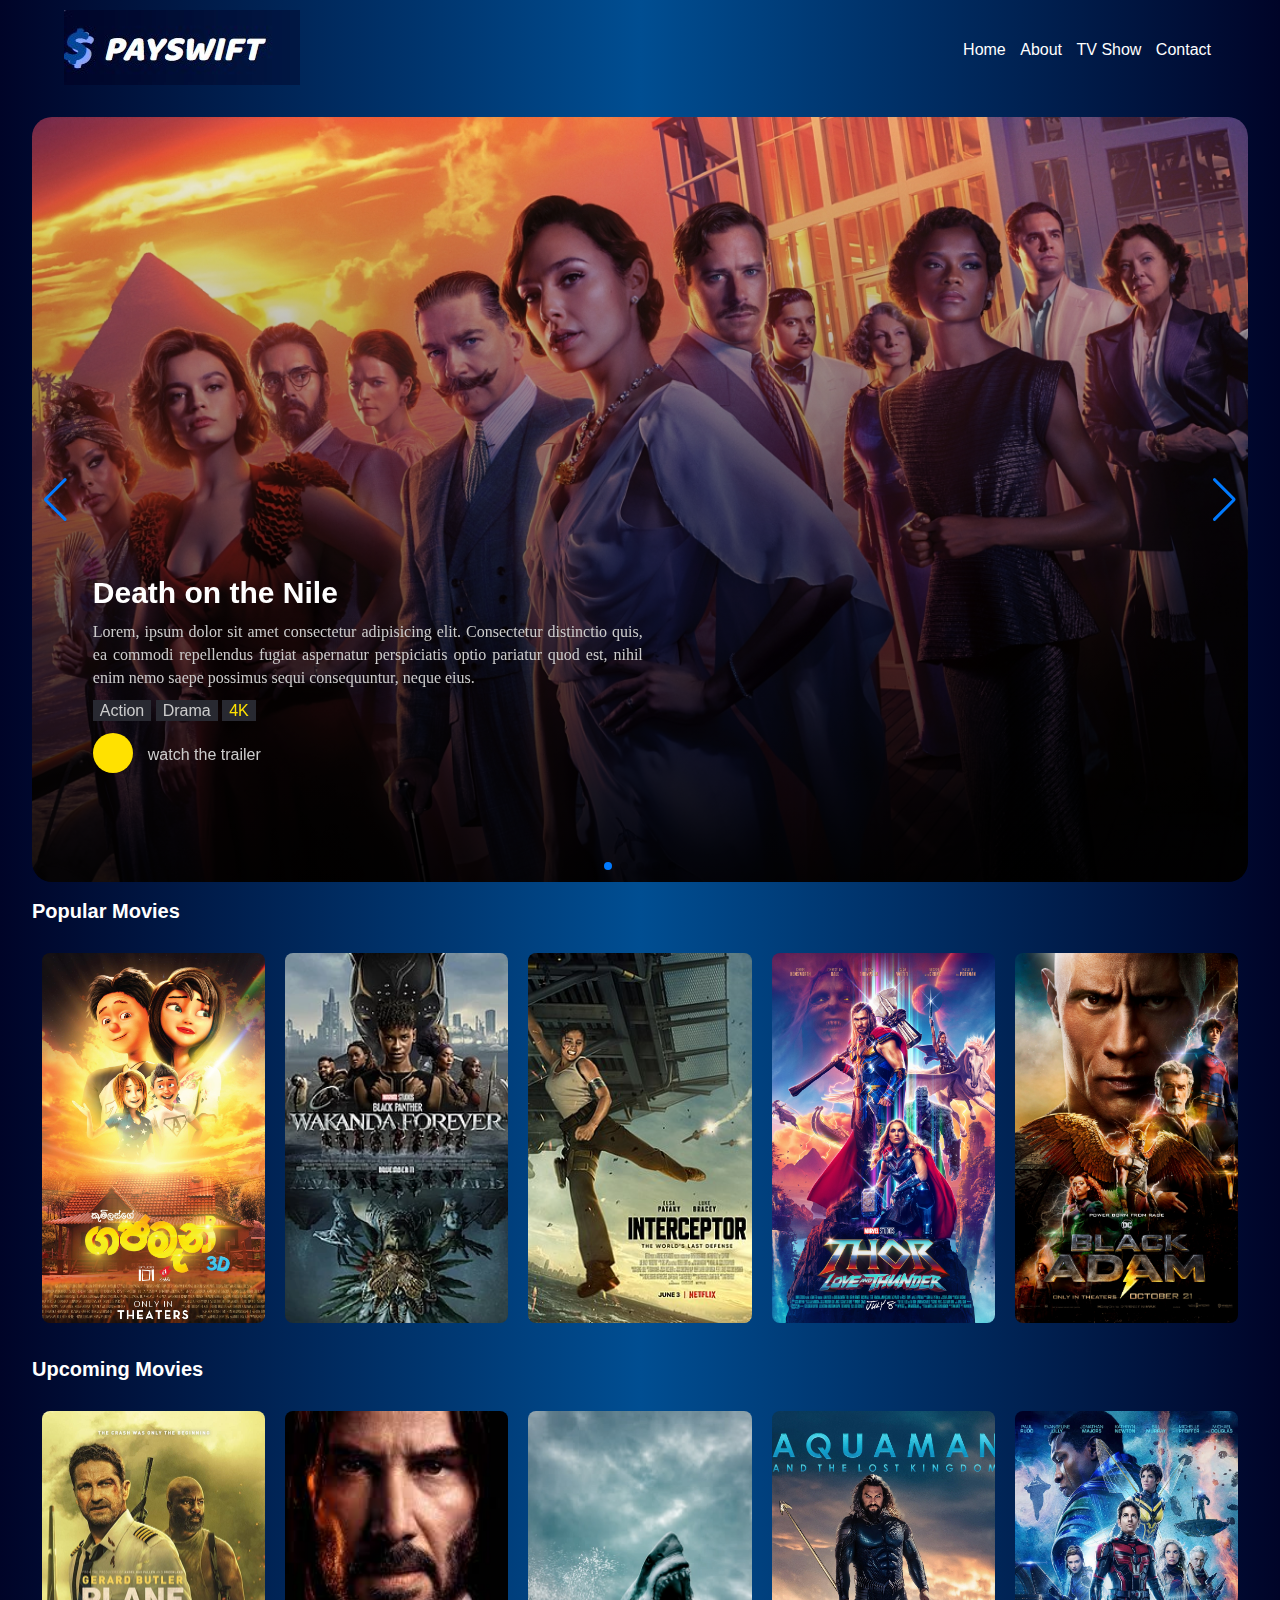
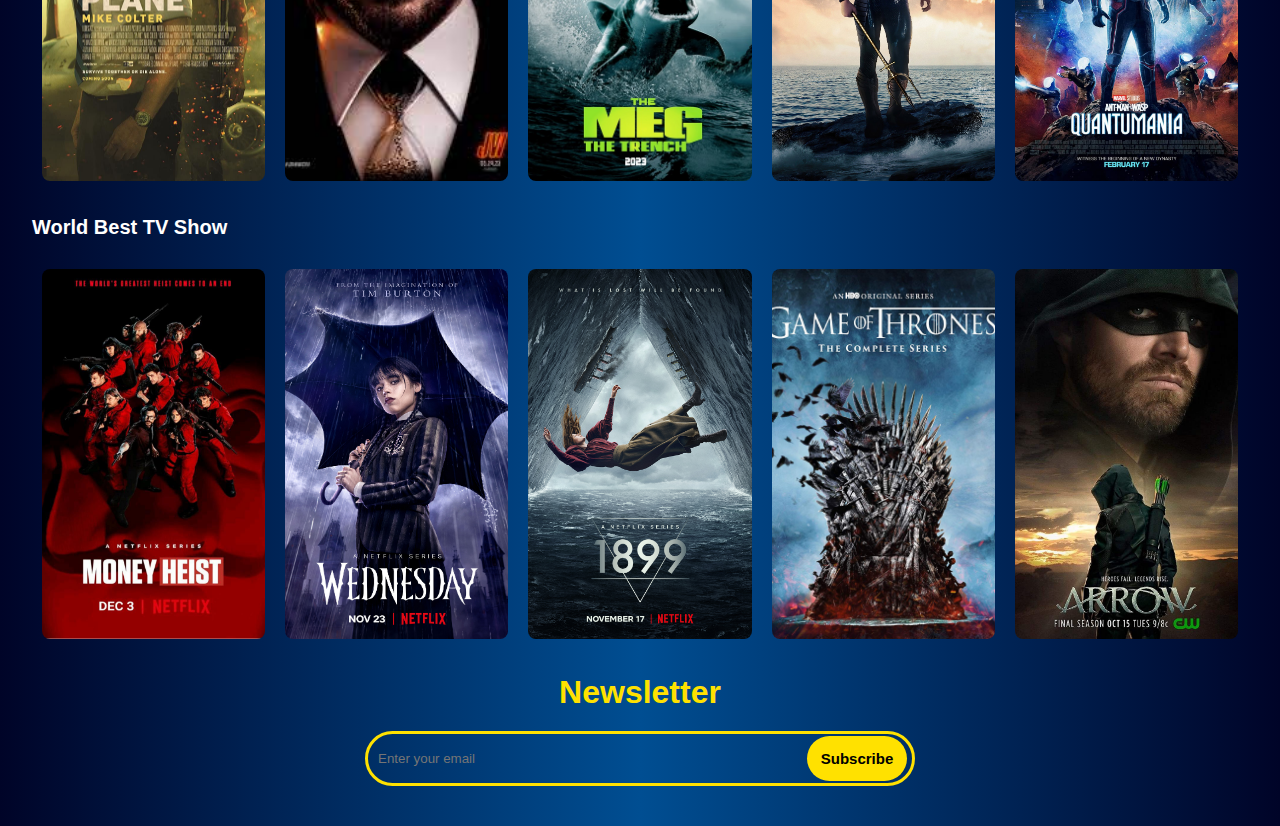
<file: OTTPacks/OTT.html>
<!DOCTYPE html>
<html lang="en">
<head>
    <meta charset="UTF-8">
    <meta http-equiv="X-UA-Compatible" content="IE=edge">
    <meta name="viewport" content="width=device-width, initial-scale=1.0">
    <title>Movies Website</title>
    <link rel="stylesheet" href="OTT.css">
    <link rel="stylesheet" href="https://cdn.jsdelivr.net/npm/swiper@9/swiper-bundle.min.css" />
    <link rel="stylesheet" href="https://cdnjs.cloudflare.com/ajax/libs/font-awesome/6.2.1/css/all.min.css" integrity="sha512-MV7K8+y+gLIBoVD59lQIYicR65iaqukzvf/nwasF0nqhPay5w/9lJmVM2hMDcnK1OnMGCdVK+iQrJ7lzPJQd1w==" crossorigin="anonymous" referrerpolicy="no-referrer" />
</head>
<body>

    <section>

        <nav>

            <div class="logo">
                <img src="image/Logo.jpg">
            </div>

            <div class="right">

                <ul>

                    <li><a href="#">Home</a></li>
                    <li><a href="#">About</a></li>
                    <li><a href="#">TV Show</a></li>
                    <li><a href="#">Contact</a></li>

                </ul>

            </div>

        </nav>

        <div class="swiper mySwiper">
            <div class="swiper-wrapper">
              <div class="swiper-slide">

                <div class="image">

                    <div class="black">

                        <h1>Death on the Nile</h1>
                        <div class="star">
                            <i class="fa-solid fa-star"></i>
                            <i class="fa-solid fa-star"></i>
                            <i class="fa-solid fa-star"></i>
                            <i class="fa-solid fa-star-half-stroke"></i>
                            <i class="fa-regular fa-star"></i>
                        </div>
                        <p>
                            Lorem, ipsum dolor sit amet consectetur adipisicing elit. 
                            Consectetur distinctio quis, ea commodi repellendus 
                            fugiat aspernatur perspiciatis optio pariatur quod est, 
                            nihil enim nemo saepe possimus sequi consequuntur, neque 
                            eius.
                        </p>
                        <div class="genre">

                            <a href="#" class="category">Action</a>
                            <a href="#" class="category">Drama</a>
                            <a href="#" class="category"><span>4K</span></a>

                        </div>
                        <div class="watch">
                            <i class="fa-solid fa-play"></i>
                            <p>watch the trailer</p>
                        </div>

                    </div>

                    <img src="image/background.jpg">

                </div>

              </div>

              <div class="swiper-slide">

                <div class="image">

                    <div class="black">

                        <h1>The Maze Runer</h1>
                        <div class="star">
                            <i class="fa-solid fa-star"></i>
                            <i class="fa-solid fa-star"></i>
                            <i class="fa-solid fa-star"></i>
                            <i class="fa-solid fa-star-half-stroke"></i>
                            <i class="fa-regular fa-star"></i>
                        </div>
                        <p>
                            Lorem, ipsum dolor sit amet consectetur adipisicing elit. 
                            Consectetur distinctio quis, ea commodi repellendus 
                            fugiat aspernatur perspiciatis optio pariatur quod est, 
                            nihil enim nemo saepe possimus sequi consequuntur, neque 
                            eius.
                        </p>
                        <div class="genre">

                            <a href="#" class="category">Action</a>
                            <a href="#" class="category">Drama</a>
                            <a href="#" class="category"><span>4K</span></a>

                        </div>
                        <div class="watch">
                            <i class="fa-solid fa-play"></i>
                            <p>watch the trailer</p>
                        </div>

                    </div>

                    <img src="image/background_1.jpg">

                </div>

              </div>

              <div class="swiper-slide">

                <div class="image">

                    <div class="black">

                        <h1>The Avengers</h1>
                        <div class="star">
                            <i class="fa-solid fa-star"></i>
                            <i class="fa-solid fa-star"></i>
                            <i class="fa-solid fa-star"></i>
                            <i class="fa-solid fa-star-half-stroke"></i>
                            <i class="fa-regular fa-star"></i>
                        </div>
                        <p>
                            Lorem, ipsum dolor sit amet consectetur adipisicing elit. 
                            Consectetur distinctio quis, ea commodi repellendus 
                            fugiat aspernatur perspiciatis optio pariatur quod est, 
                            nihil enim nemo saepe possimus sequi consequuntur, neque 
                            eius.
                        </p>
                        <div class="genre">

                            <a href="#" class="category">Action</a>
                            <a href="#" class="category">Drama</a>
                            <a href="#" class="category"><span>4K</span></a>

                        </div>
                        <div class="watch">
                            <i class="fa-solid fa-play"></i>
                            <p>watch the trailer</p>
                        </div>

                    </div>

                    <img src="image/background_2.jpg">

                </div>

              </div>

              <div class="swiper-slide">

                <div class="image">

                    <div class="black">

                        <h1>Fullmetal Alchemist: Final Transmutation</h1>
                        <div class="star">
                            <i class="fa-solid fa-star"></i>
                            <i class="fa-solid fa-star"></i>
                            <i class="fa-solid fa-star"></i>
                            <i class="fa-solid fa-star-half-stroke"></i>
                            <i class="fa-regular fa-star"></i>
                        </div>
                        <p>
                            Lorem, ipsum dolor sit amet consectetur adipisicing elit. 
                            Consectetur distinctio quis, ea commodi repellendus 
                            fugiat aspernatur perspiciatis optio pariatur quod est, 
                            nihil enim nemo saepe possimus sequi consequuntur, neque 
                            eius.
                        </p>
                        <div class="genre">

                            <a href="#" class="category">Action</a>
                            <a href="#" class="category">Drama</a>
                            <a href="#" class="category"><span>4K</span></a>

                        </div>
                        <div class="watch">
                            <i class="fa-solid fa-play"></i>
                            <p>watch the trailer</p>
                        </div>

                    </div>

                    <img src="image/background_4.jpg">

                </div>

              </div>

              <div class="swiper-slide">

                <div class="image">

                    <div class="black">

                        <h1>Apocalypto</h1>
                        <div class="star">
                            <i class="fa-solid fa-star"></i>
                            <i class="fa-solid fa-star"></i>
                            <i class="fa-solid fa-star"></i>
                            <i class="fa-solid fa-star-half-stroke"></i>
                            <i class="fa-regular fa-star"></i>
                        </div>
                        <p>
                            Lorem, ipsum dolor sit amet consectetur adipisicing elit. 
                            Consectetur distinctio quis, ea commodi repellendus 
                            fugiat aspernatur perspiciatis optio pariatur quod est, 
                            nihil enim nemo saepe possimus sequi consequuntur, neque 
                            eius.
                        </p>
                        <div class="genre">

                            <a href="#" class="category">Action</a>
                            <a href="#" class="category">Drama</a>
                            <a href="#" class="category"><span>4K</span></a>

                        </div>
                        <div class="watch">
                            <i class="fa-solid fa-play"></i>
                            <p>watch the trailer</p>
                        </div>

                    </div>

                    <img src="image/background_5.jpg">

                </div>

              </div>


            </div>
            <div class="swiper-button-next"></div>
            <div class="swiper-button-prev"></div>
            <div class="swiper-pagination"></div>
          </div>

    </section>




    <div class="second">

        <div class="latest">

            <h1>Popular Movies</h1>

            <div class="box">

                <div class="card">

                    <div class="details">

                        <div class="left">

                            <p class="name">Gajaman</p>
                            <div class="date_quality">
                                <p class="quality">HD</p>
                                <p class="date">2023</p>
                            </div>
                            <p class="category">Animation/Comedy</p>

                            <div class="info">

                                <div class="rate">
                                    <i class="fa-solid fa-star"></i>
                                    <p>9.2</p>
                                </div>
                                <div class="time">
                                    <i class="fa-regular fa-clock"></i>
                                    <p>120min</p>
                                </div>

                            </div>

                        </div>

                        <div class="right">

                            <i class="fa-solid fa-play"></i>

                        </div>

                    </div>

                    <img src="image/gajaman.jpg">

                </div>

                <div class="card">

                    <div class="details">

                        <div class="left">

                            <p class="name">Black Panther: Wakanda Forever</p>
                            <div class="date_quality">
                                <p class="quality">HD</p>
                                <p class="date">2022</p>
                            </div>
                            <p class="category">Action/Adventure</p>

                            <div class="info">

                                <div class="rate">
                                    <i class="fa-solid fa-star"></i>
                                    <p>7.1</p>
                                </div>
                                <div class="time">
                                    <i class="fa-regular fa-clock"></i>
                                    <p>120min</p>
                                </div>

                            </div>

                        </div>

                        <div class="right">

                            <i class="fa-solid fa-play"></i>

                        </div>

                    </div>

                    <img src="image/Black_Panther.webp">

                </div>

                <div class="card">

                    <div class="details">

                        <div class="left">

                            <p class="name">Interceptor</p>
                            <div class="date_quality">
                                <p class="quality">HD</p>
                                <p class="date">2022</p>
                            </div>
                            <p class="category">Action/Adventure</p>

                            <div class="info">

                                <div class="rate">
                                    <i class="fa-solid fa-star"></i>
                                    <p>4.6</p>
                                </div>
                                <div class="time">
                                    <i class="fa-regular fa-clock"></i>
                                    <p>120min</p>
                                </div>

                            </div>

                        </div>

                        <div class="right">

                            <i class="fa-solid fa-play"></i>

                        </div>

                    </div>

                    <img src="image/Interceptor.jpg">

                </div>

                <div class="card">

                    <div class="details">

                        <div class="left">

                            <p class="name">Thor: Love and Thunder</p>
                            <div class="date_quality">
                                <p class="quality">HD</p>
                                <p class="date">2022</p>
                            </div>
                            <p class="category">Action/Adventure</p>

                            <div class="info">

                                <div class="rate">
                                    <i class="fa-solid fa-star"></i>
                                    <p>6.3</p>
                                </div>
                                <div class="time">
                                    <i class="fa-regular fa-clock"></i>
                                    <p>120min</p>
                                </div>

                            </div>

                        </div>

                        <div class="right">

                            <i class="fa-solid fa-play"></i>

                        </div>

                    </div>

                    <img src="image/Thor.jpg">

                </div>

                <div class="card">

                    <div class="details">

                        <div class="left">

                            <p class="name">Black Adam</p>
                            <div class="date_quality">
                                <p class="quality">HD</p>
                                <p class="date">2022</p>
                            </div>
                            <p class="category">Action/Adventure</p>

                            <div class="info">

                                <div class="rate">
                                    <i class="fa-solid fa-star"></i>
                                    <p>6.4</p>
                                </div>
                                <div class="time">
                                    <i class="fa-regular fa-clock"></i>
                                    <p>120min</p>
                                </div>

                            </div>

                        </div>

                        <div class="right">

                            <i class="fa-solid fa-play"></i>

                        </div>

                    </div>

                    <img src="image/Black_Adam.jpg">

                </div>



            </div>

        </div>

    </div>





    <div class="upcoming">

        <div class="movies_box">

            <h1>Upcoming Movies</h1>

            <div class="box">

                <div class="card">

                    <div class="details">

                        <div class="left">

                            <p class="name">Plane</p>
                            <div class="date_quality">
                                <p class="quality">HD</p>
                                <p class="date">2023</p>
                            </div>
                            <p class="category">Action/Thriller</p>

                            <div class="info">

                                <div class="time">
                                    <i class="fa-regular fa-clock"></i>
                                    <p>120min</p>
                                </div>

                            </div>

                        </div>

                        <div class="right">

                            <i class="fa-solid fa-play"></i>

                        </div>

                    </div>

                    <img src="image/plane.jpg">

                </div>

                <div class="card">

                    <div class="details">

                        <div class="left">

                            <p class="name">John Wick: Chapter 4</p>
                            <div class="date_quality">
                                <p class="quality">HD</p>
                                <p class="date">2023</p>
                            </div>
                            <p class="category">Action/Neo-noir</p>

                            <div class="info">

                                <div class="time">
                                    <i class="fa-regular fa-clock"></i>
                                    <p>120min</p>
                                </div>

                            </div>

                        </div>

                        <div class="right">

                            <i class="fa-solid fa-play"></i>

                        </div>

                    </div>

                    <img src="image/john_wick.jfif">

                </div>

                <div class="card">

                    <div class="details">

                        <div class="left">

                            <p class="name">Meg 2: The Trench</p>
                            <div class="date_quality">
                                <p class="quality">HD</p>
                                <p class="date">2023</p>
                            </div>
                            <p class="category">Adventure</p>

                            <div class="info">

                                <div class="time">
                                    <i class="fa-regular fa-clock"></i>
                                    <p>120min</p>
                                </div>

                            </div>

                        </div>

                        <div class="right">

                            <i class="fa-solid fa-play"></i>

                        </div>

                    </div>

                    <img src="image/meg.jpg">

                </div>

                <div class="card">

                    <div class="details">

                        <div class="left">

                            <p class="name">Aquaman and the Lost Kingdom</p>
                            <div class="date_quality">
                                <p class="quality">HD</p>
                                <p class="date">2023</p>
                            </div>
                            <p class="category">Action/Fantasy</p>

                            <div class="info">

                                <div class="time">
                                    <i class="fa-regular fa-clock"></i>
                                    <p>120min</p>
                                </div>

                            </div>

                        </div>

                        <div class="right">

                            <i class="fa-solid fa-play"></i>

                        </div>

                    </div>

                    <img src="image/aquaman.jpg">

                </div>

                <div class="card">

                    <div class="details">

                        <div class="left">

                            <p class="name">Ant-Man and the Wasp: Quantumania</p>
                            <div class="date_quality">
                                <p class="quality">HD</p>
                                <p class="date">2023</p>
                            </div>
                            <p class="category">Action/Adventure</p>

                            <div class="info">

                                <div class="time">
                                    <i class="fa-regular fa-clock"></i>
                                    <p>120min</p>
                                </div>

                            </div>

                        </div>

                        <div class="right">

                            <i class="fa-solid fa-play"></i>

                        </div>

                    </div>

                    <img src="image/ant_man.jpg">

                </div>

            </div>

        </div>

    </div>






    <div class="show">

        <div class="tv_show">

            <h1>World Best TV Show</h1>       
            
            <div class="box">

                <div class="card">

                    <div class="details">

                        <div class="left">

                            <p class="name">Money Heist</p>
                            <div class="date_quality">
                                <p class="quality">HD</p>
                                <p class="date">2017</p>
                            </div>
                            <p class="category">Thriller</p>

                            <div class="info">

                                <div class="rate">
                                    <i class="fa-solid fa-star"></i>
                                    <p>8.2</p>
                                </div>
                                <div class="time">
                                    <i class="fa-regular fa-clock"></i>
                                    <p>120min</p>
                                </div>

                            </div>

                        </div>

                        <div class="right">

                            <i class="fa-solid fa-play"></i>

                        </div>

                    </div>

                    <img src="image/money_heist.jpg">

                </div>

                <div class="card">

                    <div class="details">

                        <div class="left">

                            <p class="name">Wednseday</p>
                            <div class="date_quality">
                                <p class="quality">HD</p>
                                <p class="date">2022</p>
                            </div>
                            <p class="category">Comedy</p>

                            <div class="info">

                                <div class="rate">
                                    <i class="fa-solid fa-star"></i>
                                    <p>8.2</p>
                                </div>
                                <div class="time">
                                    <i class="fa-regular fa-clock"></i>
                                    <p>120min</p>
                                </div>

                            </div>

                        </div>

                        <div class="right">

                            <i class="fa-solid fa-play"></i>

                        </div>

                    </div>

                    <img src="image/wednesday.jpg">

                </div>

                <div class="card">

                    <div class="details">

                        <div class="left">

                            <p class="name">1899</p>
                            <div class="date_quality">
                                <p class="quality">HD</p>
                                <p class="date">2022</p>
                            </div>
                            <p class="category">Mystery</p>

                            <div class="info">

                                <div class="rate">
                                    <i class="fa-solid fa-star"></i>
                                    <p>7.4</p>
                                </div>
                                <div class="time">
                                    <i class="fa-regular fa-clock"></i>
                                    <p>120min</p>
                                </div>

                            </div>

                        </div>

                        <div class="right">

                            <i class="fa-solid fa-play"></i>

                        </div>

                    </div>

                    <img src="image/1899.jpg">

                </div>

                <div class="card">

                    <div class="details">

                        <div class="left">

                            <p class="name">Game of Thrones</p>
                            <div class="date_quality">
                                <p class="quality">HD</p>
                                <p class="date">2011</p>
                            </div>
                            <p class="category">Drama</p>

                            <div class="info">

                                <div class="rate">
                                    <i class="fa-solid fa-star"></i>
                                    <p>9.2</p>
                                </div>
                                <div class="time">
                                    <i class="fa-regular fa-clock"></i>
                                    <p>120min</p>
                                </div>

                            </div>

                        </div>

                        <div class="right">

                            <i class="fa-solid fa-play"></i>

                        </div>

                    </div>

                    <img src="image/game_of_thrones.jpg">

                </div>

                <div class="card">

                    <div class="details">

                        <div class="left">

                            <p class="name">Arrow</p>
                            <div class="date_quality">
                                <p class="quality">HD</p>
                                <p class="date">2012</p>
                            </div>
                            <p class="category">Drama</p>

                            <div class="info">

                                <div class="rate">
                                    <i class="fa-solid fa-star"></i>
                                    <p>7.5</p>
                                </div>
                                <div class="time">
                                    <i class="fa-regular fa-clock"></i>
                                    <p>120min</p>
                                </div>

                            </div>

                        </div>

                        <div class="right">

                            <i class="fa-solid fa-play"></i>

                        </div>

                    </div>

                    <img src="image/arrow.jpg">

                </div>



            </div>

        </div>

    </div>





    <div class="newsletter">

        <h1>Newsletter</h1>

        <div class="news_card">

            <input type="email" name="" id="" placeholder="Enter your email">
            <button type="submit">Subscribe</button>

        </div>

    </div>
    <script src="https://cdn.jsdelivr.net/npm/swiper@9/swiper-bundle.min.js"></script>

  <!-- Initialize Swiper -->
  <script>
    var swiper = new Swiper(".mySwiper", {
      slidesPerView: 1,
      spaceBetween: 30,
      loop: true,
      pagination: {
        el: ".swiper-pagination",
        clickable: true,
      },
      navigation: {
        nextEl: ".swiper-button-next",
        prevEl: ".swiper-button-prev",
      },
    });
  </script>
    
</body>
</html>
</file>
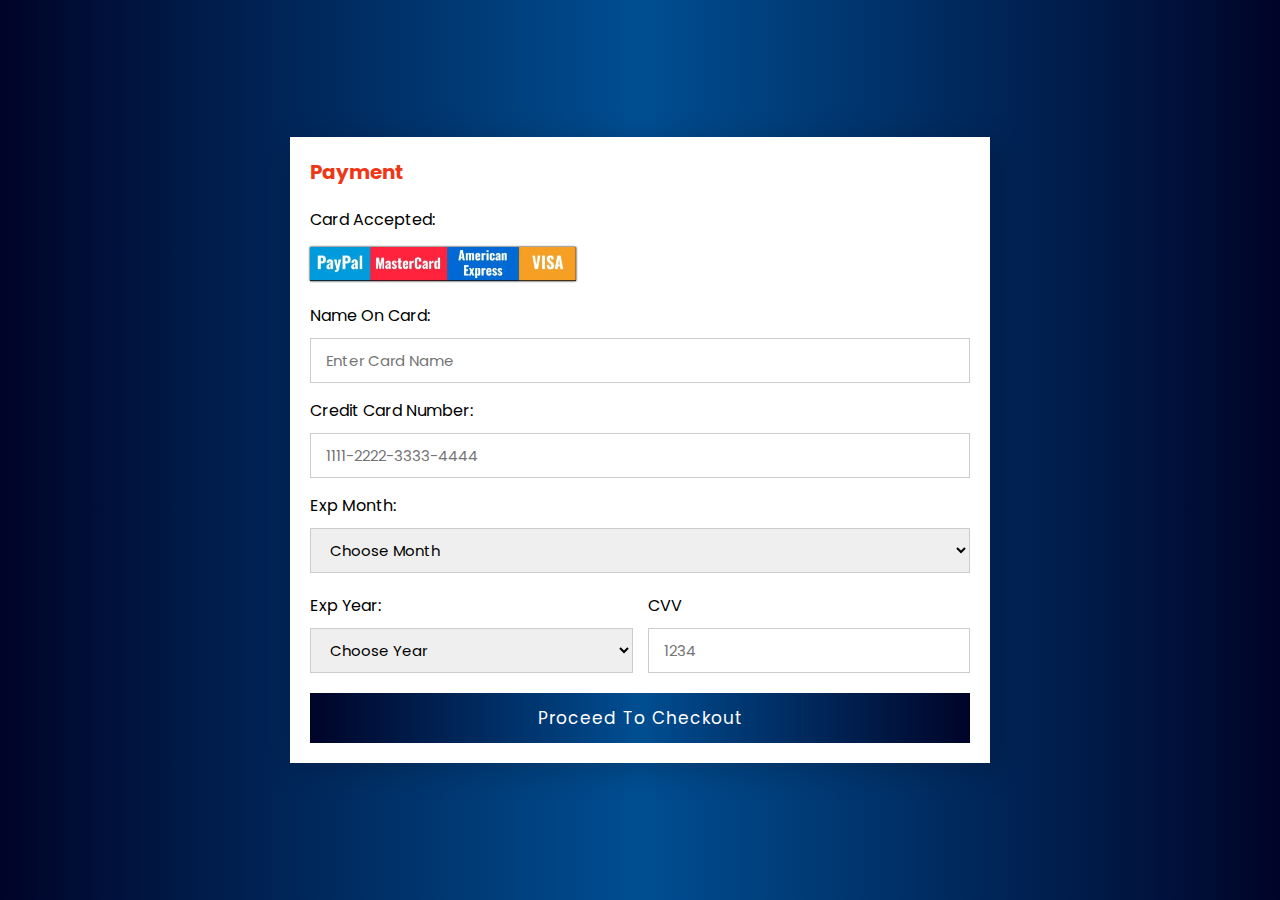
<file: SendPayments/Payments.html>
<!DOCTYPE html>
<html lang="en">
<head>
    <meta charset="UTF-8">
    <meta name="viewport" 
          content="width=device-width, initial-scale=1.0">
    <title>Online Payment-Page</title>
    <link rel="stylesheet" href="Payments.css">
</head>

<body>
    <div class="container">
        <form action="#">
            <div class="row">
                <div class="col">
                    <h3 class="title">Payment</h3>

                    <div class="inputBox">
                        <label for="name">
                              Card Accepted:
                          </label>
                        <img src="Image.jpg" 
                             alt="credit/debit card image">
                    </div>

                    <div class="inputBox">
                        <label for="cardName">
                              Name On Card:
                          </label>
                        <input type="text" id="cardName" 
                               placeholder="Enter card name" 
                               required>
                    </div>

                    <div class="inputBox">
                        <label for="cardNum">
                              Credit Card Number:
                          </label>
                        <input type="text" id="cardNum" 
                               placeholder="1111-2222-3333-4444" 
                               maxlength="19" required>
                    </div>

                    <div class="inputBox">
                        <label for="">Exp Month:</label>
                        <select name="" id="">
                            <option value="">Choose month</option>
                            <option value="January">January</option>
                            <option value="February">February</option>
                            <option value="March">March</option>
                            <option value="April">April</option>
                            <option value="May">May</option>
                            <option value="June">June</option>
                            <option value="July">July</option>
                            <option value="August">August</option>
                            <option value="September">September</option>
                            <option value="October">October</option>
                            <option value="November">November</option>
                            <option value="December">December</option>
                        </select>
                    </div>

                    <div class="flex">
                        <div class="inputBox">
                            <label for="">Exp Year:</label>
                            <select name="" id="">
                                <option value="">Choose Year</option>
                                <option value="2023">2023</option>
                                <option value="2024">2024</option>
                                <option value="2025">2025</option>
                                <option value="2026">2026</option>
                                <option value="2027">2027</option>
                            </select>
                        </div>

                        <div class="inputBox">
                            <label for="cvv">CVV</label>
                            <input type="number" id="cvv" 
                                   placeholder="1234" required>
                        </div>
                    </div>

                </div>
            </div>

            <input type="submit" value="Proceed to Checkout" 
                   class="submit_btn">
        </form>
    </div>
    <script type="text/javascript" src="Payments.js"></script>
</body>
</html>
</file>
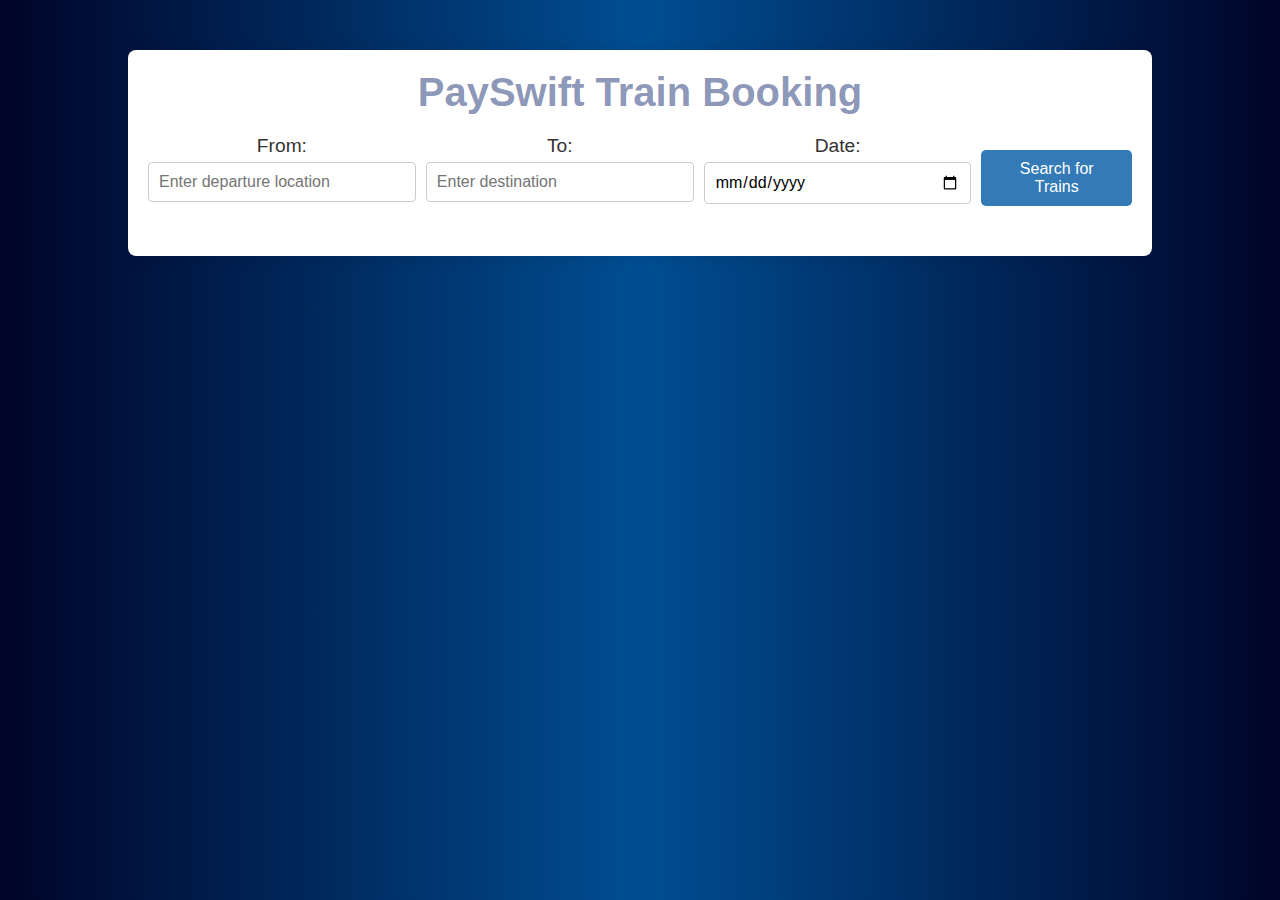
<file: TrainTickets/TrainTickets.html>
<!DOCTYPE html>
<html lang="en">
<head>
    <meta charset="UTF-8">
    <meta name="viewport" content="width=device-width, initial-scale=1.0">
    <title>Train Ticket Booking</title>
    <link rel="stylesheet" href="TrainTickets.css">
</head>
<body>
    <div class="container">
        <h1 style="color: rgba(14, 36, 107, 0.49);">PaySwift Train Booking</h1>
        <form id="trainForm">
            <div class="form-group">
                <label for="from">From:</label>
                <input type="text" id="from" placeholder="Enter departure location">
            </div>
            <div class="form-group">
                <label for="to">To:</label>
                <input type="text" id="to" placeholder="Enter destination">
            </div>
            <div class="form-group">
                <label for="date">Date:</label>
                <input type="date" id="date">
            </div>
            <button type="submit" id="searchBtn">Search for Trains</button>
        </form>
        
        <div id="trainList" class="train-table hidden">
            <h2>AVAILABLE TRAINS :</h2>
            <table>
                <thead>
                    <tr>
                        <th>Train No</th>
                        <th>Train Name</th>
                        <th>Time</th>
                        <th>Cost</th>
                    </tr>
                </thead>
                <tbody id="trainData"></tbody>
            </table>
            <button id="bookNow" class="hidden" disabled>Book Now</button>
        </div>

        <div id="classSelection" class="class-selection hidden">
            <h2>SELECT YOUR CLASS :</h2>
            <div class="class-options">
                <div class="class-box gen">GEN</div>
                <div class="class-box sl">SL</div>
                <div class="class-box ac1">AC1</div>
                <div class="class-box ac2">AC2</div>
            </div>
        </div>
    </div>
    <script src="TrainTickets.js"></script>
</body>
</html>
</file>
<file: Navbar.css>
/* Common Styles */
* {
    margin: 0;
    padding: 0;
    box-sizing: border-box;
    text-decoration: none;
    list-style-type: none;
    outline: none;
    font-family: "Baloo Da 2", cursive;
  }
  
  html {
    font-size: 62.5%;
  }
  
  .logo {
    font-size: 3.5rem;
    font-style: italic;
    font-weight: 800;
    color: #fff;
    position: relative;
    cursor: pointer;
  }
  
  .p-1 {
    font-size: 4.5rem;
    margin-right: 1rem;
    position: relative;
    z-index: 10;
    color: #064699;
  }
  
  .p-2 {
    font-size: 4.5rem;
    color: #87A2FF;
    position: absolute;
    top: 0.4rem;
    left: 0.5rem;
  }
  
  .blue-btn {
    width: 35rem;
    height: 5rem;
    background: linear-gradient(to right,  #000428 0%, #004e92 50% , #000428 100%);
    color: #fff;
    border-radius: 3rem;
    border: none;
    font-size: 1.6rem;
    font-weight: 600;
    cursor: pointer;
  }
  /* End of Common Styles */
  
  /* Front Page */
  /* Section 1 */
  .section-1 {
    width: 100%;
    height: 8.5vh;
    background: linear-gradient(to right, #000428 0%, #004e92 50%, #000428 100%);
    color: #fff;
    position: relative;
  }
  
  .navbar-wrapper {
    width: 100%;
    height: 8rem;
    border-bottom: 0.1rem solid #aaa;
    display: flex;
    justify-content: center;

  }
  .navbar {
    width: 120rem;
    height: 100%;
    display: flex;
    justify-content: space-between;
    align-items: center;
  }
  
  .menu {
    display: none;
  }
  
  .nav-list {
    display: flex;
  }
  
  .nav-list-item {
    height: 8rem;
    padding: 2rem;
    display: flex;
    align-items: center;
    transition: border-bottom 0.1s;
  }
  
  .nav-list-item:hover {
    border-bottom: 0.2rem solid #fff;
  }
  
  .nav-dropdown {
    width: 100%;
    height: 26rem;
    background: linear-gradient(to right,  #000428 0%, #004e92 50% , #000428 100%);
    position: absolute;
    top: 8rem;
    left: 0;
    z-index: 100;
    padding: 0 30rem;
    display: flex;
    justify-content: center;
    flex-wrap: wrap;
    opacity: 0;
    visibility: hidden;
  }
  
  .nav-dropdown-item {
    width: 25rem;
    margin: 2rem 10rem;
    display: flex;
    flex-direction: column;
  }
  
  .dropdown-heading {
    display: none;
  }
  
  .nav-dropdown-link-1 {
    font-size: 1.6rem;
    color: #fff;
  }
  
  .nav-dropdown-link-2 {
    font-size: 1.3rem;
    color: #fff;
  }
  
  .nav-list-link {
    width: 100%;
    height: 100%;
    font-size: 1.7rem;
    font-weight: 400;
    text-transform: uppercase;
    color: #fff;
    display: flex;
    align-items: center;
  }
  
  .nav-list-link i {
    font-size: 1.5rem;
    margin-left: 0.5rem;
    transition: transform 0.3s;
  }
  
  .navbar-btn {
    width: 8rem;
    padding: 0.7rem;
    margin: 0.3rem;
    border-radius: 3rem;
    border: 0.1rem solid #fff;
    font-size: 1.4rem;
    cursor: pointer;
  }
  
  .navbar-btn:nth-child(1) {
    background-color: transparent;
    color: #fff;
  }
  
  .navbar-btn:nth-child(2) {
    background-color: #fff;
    color: #262626;
  }
  
  .banner {
    width: 100%;
    position: absolute;
    top: 25%;
    text-align: center;
  }
  
  .banner-heading {
    font-size: 6rem;
    font-weight: 300;
    color: #fff;
    margin-bottom: 3rem;
  }
  
  .banner-paragraph {
    font-size: 1.8rem;
    color: #fff;
    width: 50%;
    margin: 0 auto 4rem auto;
  }
  
  /* End of Section 1 */
  
  /* Section 2 */
  .section-2 {
    width: 100%;
    padding: 10rem 0 15rem 0;
    display: flex;
    flex-direction: column;
    align-items: center;
  }
  
  .section-2-heading {
    font-size: 5rem;
    font-weight: 300;
    color: #333;
    margin-bottom: 3rem;
  }
  
  .services {
    display: flex;
  }
  
  .service {
    width: 35rem;
    text-align: center;
    margin: 0 5rem;
  }
  
  .service i {
    font-size: 6rem;
    color: #229fe7;
    margin: 2rem 0;
  }
  
  .service-heading {
    font-size: 3rem;
    font-weight: 300;
    margin-bottom: 1rem;
  }
  
  .service-paragraph {
    font-size: 1.5rem;
    font-weight: 600;
    margin-bottom: 2rem;
    line-height: 1.2;
  }
  
  .service-btn {
    width: 20rem;
    padding: 1.5rem;
    background-color: transparent;
    border-radius: 3rem;
    border: 0.1rem solid #036bb1;
    color: #036bb1;
    font-size: 1.5rem;
    font-weight: bold;
    cursor: pointer;
  }

  
  /* End of Section 2 */
  
  /* Section 3 */
  .section-3 {
    width: 100%;
    padding: 5rem 0;
    background: linear-gradient(to right, #000428 0%, #004e92 50%, #000428 100%);

    color: #fff;
    display: flex;
    flex-direction: column;
    align-items: center;
  }
  
  .section-3-heading {
    font-size: 5rem;
    font-weight: 300;
    margin-bottom: 5rem;
  }
  
  .features {
    width: 70%;
    display: flex;
    flex-wrap: wrap;
  }
  
  .feature {
    width: calc(100% / 3);
    text-align: center;
    padding: 0 5rem;
    margin-bottom: 5rem;
  }
  
  .feature-heading {
    width: max-content;
    font-size: 3rem;
    font-weight: 300;
    margin: 0 auto 1rem auto;
  }
  
  .feature-paragraph {
    font-size: 1.5rem;
    font-weight: 500;
    line-height: 1.2;
  }
  /* End of Section 3 */
  
  /* Section 4 */
  .section-4 {
    width: 100%;
    padding: 10rem 0;
    display: flex;
    flex-direction: column;
    align-items: center;
  }
  
  .section-4-heading {
    font-size: 5rem;
    font-weight: 400;
    color: #444;
    margin-bottom: 5rem;
  }
  
  .section-4-content {
    display: flex;
  }
  
  .section-4-img-wrapper {
    width: 50rem;
  }
  
  .section-4-img-wrapper img {
    width: 100%;
    opacity: 0.8;
  }
  
  .section-4-list {
    width: 55%;
    margin-top: 2rem;
  }
  
  .section-4-list-item {
    font-size: 1.6rem;
    font-weight: 600;
    display: flex;
    align-items: center;
    margin-bottom: 2rem;
  }
  
  .number {
    width: 3.5rem;
    height: 3.5rem;
    border: 0.1rem solid #555;
    border-radius: 50%;
    margin-right: 1.5rem;
    display: flex;
    justify-content: center;
    align-items: center;
  }
  
  .section-4-list-item a {
    color: #036bb1;
    font-weight: bold;
  }
  /* End of Section 4 */
  
  /* Section 5 */
  .section-5 {
    width: 100%;
  }
  
  .section-5-top {
    width: 100%;
    background-color: #f3f7fa;
    text-align: center;
    padding: 7rem 0;
  }
  
  .section-5-top-heading {
    font-size: 3.5rem;
    font-weight: 400;
    margin-bottom: 4rem;
  }
  
  .footer {
    width: 100%;
    height: 15rem;
    display: flex;
    flex-direction: column;
    justify-content: space-between;
    align-items: center;
    padding: 4rem 0 3rem 0;
  }
  
  .footer-top {
    width: 70%;
    display: flex;
    justify-content: space-between;
    border-bottom: 0.1rem dotted #262626;
    padding-bottom: 1rem;
  }
  
  .footer-list {
    display: flex;
    align-items: center;
  }
  
  .footer-list li {
    margin-right: 2.5rem;
  }
  
  .footer-list a {
    font-size: 1.5rem;
    font-weight: 600;
    color: #262626;
  }
  
  .footer-list img {
    width: 3.8rem;
    opacity: 0.6;
  }
  
  .copyright {
    font-size: 1.4rem;
    font-weight: 600;
    letter-spacing: 0.1rem;
  }
  /* End of Section 5 */
  /* End of Front Page */
  
  /* Login Page */
  .login-page {
    width: 100%;
    height: 100vh;
    position: relative;
    display: none;
  }
  
  .login-page-content {
    position: absolute;
    top: 12%;
    left: 50%;
    transform: translateX(-50%);
    display: flex;
    flex-direction: column;
    align-items: center;
    border: 0.1rem solid #cfcfcf;
    padding: 3rem;
  }
  
  .login-page-logo {
    margin-bottom: 1.2rem;
  }
  
  .login-page-logo .p-1 {
    color: #064699;
  }
  
  .login-page-logo .p-2 {
    color: #87A2FF;
  }
  
  .login-page-logo span:nth-child(3) {
    color: #064699;
  }
  
  .login-page-logo span:nth-child(4) {
    color: #87A2FF;
  }
  
  .login-page-form {
    display: flex;
    flex-direction: column;
    align-items: center;
  }
  
  .login-page-form input {
    width: 37rem;
    height: 4.5rem;
    margin: 1rem;
    border-radius: 0.5rem;
  }
  
  .form-login-input {
    padding: 0 1.5rem;
    border: 0.1rem solid #777;
    font-size: 1.6rem;
  }
  
  .form-login-btn {
    background: linear-gradient(to right, #000428 0%, #004e92 50%, #000428 100%);
    color: #fff;
    font-size: 1.8rem;
    font-weight: 600;
    cursor: pointer;
  }
  
  .form-login-link {
    font-size: 1.6rem;
    color: #229fe7;
    margin: 1.2rem 0 1rem 0;
  }
  
  .login-page-form span {
    width: 2rem;
    font-size: 1.8rem;
    color: #888;
    margin: 1rem 0;
    position: relative;
  }
  
  .login-page-form span::before {
    content: "";
    width: 16rem;
    height: 0.1rem;
    background-color: #ccc;
    position: absolute;
    top: 50%;
    right: 3.5rem;
    transform: translateY(-50%);
  }
  
  .login-page-form span::after {
    content: "";
    width: 16rem;
    height: 0.1rem;
    background-color: #ccc;
    position: absolute;
    top: 50%;
    left: 3.5rem;
    transform: translateY(-50%);
  }
  .form-signup-btn {
    background: linear-gradient(to right, #000428 0%, #004e92 50%, #000428 100%);
    color: #fff;
    font-size: 1.8rem;
    font-weight: 600;
    cursor: pointer;
  }
  /* End of Login Page */
  
  /* Sign Up Page */
  .signup-page {
    width: 100%;
    height: 100vh;
    background: linear-gradient(
      to bottom,
      rgba(112, 112, 112, 0.9),
      rgba(255, 255, 255, 0.8) 10%
    );
    display: none;
    flex-direction: column;
    align-items: center;
  }
  
  .signup-page-top {
    width: 120rem;
    height: 10rem;
    display: flex;
    justify-content: space-between;
    align-items: center;
    margin-bottom: 5rem;
  }
  
  .signup-page-logo .p-2 {
    color: #e9e9e9;
  }
   
  .signup-page-logo .p-1 {
    color: #064699;
  }
  
  .signup-page-logo .p-2 {
    color: #87A2FF;
  }
  
  .signup-page-logo span:nth-child(3) {
    color: #064699;
  }
  
  .signup-page-logo span:nth-child(4) {
    color: #87A2FF;
  }
  .signup-container {
    background-color: white;
    padding: 20px;
    border: 1px solid #ccc;
    box-shadow: 0 0 10px rgba(0, 0, 0, 0.1);
    width: 300px;
}
.signup-container h1 {
    font-size: 24px;
    margin-bottom: 20px;
    color: #333;
}
.signup-container label {
    display: block;
    margin-bottom: 5px;
    color: #666;
}
.signup-container input[type="text"],
.signup-container input[type="email"],
.signup-container input[type="password"] {
    width: calc(100% - 22px);
    padding: 10px;
    margin-bottom: 10px;
    border: 1px solid #ccc;
    border-radius: 4px;
}
.signup-container input[type="checkbox"] {
    margin-right: 5px;
}
.signup-container .signup-button {
    background: linear-gradient(to right, #000428 0%, #004e92 50%, #000428 100%);
    color: #fff;
    padding: 10px 20px;
    border: none;
    border-radius: 4px;
    cursor: pointer;
    font-size: 16px;
}
.signup-container .signup-button:hover {
    background-color: #002244;
}
.signup-container .terms {
    font-size: 12px;
    color: #666;
    margin-top: 10px;
}
.email-container {
    display: flex;
    align-items: center;
}
.email-container img {
    margin-left: 5px;
}
  .signup-page-top button {
    width: 8rem;
    padding: 0.7rem;
    background-color: transparent;
    border: 0.1rem solid #fff;
    border-radius: 3rem;
    font-size: 1.3rem;
    font-weight: 600;
    color: #fff;
    cursor: pointer;
  }
  
  .signup-page-content {
    width: 120rem;
    display: flex;
    justify-content: space-between;
  }
  
  .signup-page-content-left {
    width: 60%;
    border-right: 0.1rem solid #b1b1b1;
    padding: 3rem 3rem 3rem 0;
  }
  
  .content-left-images {
    display: flex;
    margin-bottom: 5rem;
  }
  
  .content-left-images img {
    width: 18rem;
    border-radius: 50%;
    border: 1.5rem solid #ccc;
    margin-right: 5rem;
  }
  
  .signup-page-content-left h1 {
    font-size: 4rem;
    font-weight: 300;
    color: #333;
    line-height: 1.1;
  }
  
  .signup-page-content-right {
    width: 40%;
    padding: 3rem 0 3rem 3rem;
    color: #555;
  }
  
  .signup-page-content-right h3 {
    font-size: 2.4rem;
    font-weight: 300;
  }
  
  .signup-page-content-right h4 {
    font-size: 1.6rem;
    font-weight: 500;
  }
  
  .input-group {
    display: flex;
    margin: 1.5rem;
  }
  
  .option h3 {
    font-size: 1.7rem;
    font-weight: 600;
  }
  
  .option p {
    font-size: 1.5rem;
  }
  
  .input-group input[type="radio"] {
    width: 30%;
    height: 2rem;
    margin: 0.5rem 1rem 0 -1.5rem;
  }
  /* End of Sign Up Page */
  
  /* Responsive */
  @media (max-width: 1500px) {
    .nav-dropdown {
      padding: 0 25rem;
    }
  
    .nav-dropdown-item {
      margin: 2rem 6rem;
    }
  
    .features {
      width: 80%;
    }
  
    .feature {
      padding: 0 3rem;
    }
  }
  
  @media (max-width: 1400px) {
    html {
      font-size: 55%;
    }
  
    .navbar {
      width: 100rem;
    }
  
    .section-1 {
      height: 70vh;
    }
  
    .banner-paragraph {
      width: 70%;
    }
  
    .services {
      width: 90%;
    }
  
    .features {
      width: 90%;
    }
  
    .section-4-content {
      width: 80%;
    }
  
    .section-4-img-wrapper {
      width: 40%;
      margin-right: 6rem;
    }
  
    .signup-page {
      background: linear-gradient(
        to bottom,
        rgba(112, 112, 112, 0.9),
        rgba(255, 255, 255, 0.8) 12%
      );
    }
  }
  
  @media (max-width: 1200px) {
    .signup-page-top {
      width: 90rem;
    }
  
    .signup-page-content {
      width: 90rem;
      flex-direction: column;
      align-items: center;
    }
  
    .signup-page-content-left {
      width: 100%;
      border-right: none;
      display: flex;
      flex-direction: column;
      align-items: center;
      text-align: center;
      border-bottom: 0.1rem solid #b1b1b1;
    }
  
    .signup-page-content-right {
      width: 100%;
      padding: 3rem;
    }
  
    .input-group input[type="radio"] {
      width: 10%;
      margin: 0.5rem 0 0 -3rem;
    }
  
    .signup-page-content-right .blue-btn {
      width: 100%;
      margin: 3rem 0;
    }
  }
  
  @media (max-width: 1100px) {
    .nav-dropdown-item {
      margin: 2rem 3.4rem;
    }
  }
  
  @media (max-width: 1000px) {
    html {
      font-size: 50%;
    }
  
    .navbar {
      width: 100%;
      padding: 0 5rem;
    }
  
    .navbar-logo {
      position: absolute;
      top: 4rem;
      left: 50%;
      transform: translate(-50%, -50%);
    }
  
    .menu {
      width: 11rem;
      height: 4rem;
      border-radius: 3rem;
      border: 0.1rem solid #fff;
      cursor: pointer;
      display: flex;
      align-items: center;
      justify-content: space-evenly;
      transition: transform 0.6s cubic-bezier(1, 0, 0, 1);
    }
  
    .change .menu {
      transform: translateX(16rem);
      position: fixed;
      top: 2rem;
      left: 6rem;
      background-color: #eee;
    }
  
    .menu-icon {
      height: 1.5rem;
      display: flex;
      flex-direction: column;
      justify-content: space-between;
    }
  
    .line {
      width: 2rem;
      height: 0.1rem;
      background-color: #fff;
      transform-origin: left;
    }
  
    .change .line-1 {
      transform: rotate(45deg);
      background-color: #444;
    }
  
    .change .line-2 {
      opacity: 0;
      visibility: hidden;
    }
  
    .change .line-3 {
      transform: rotate(-45deg);
      background-color: #444;
    }
  
    .menu span {
      font-size: 1.8rem;
      color: #fff;
    }
  
    .change .menu span {
      color: #555;
    }
  
    .nav-list,
    .nav-dropdown-personal,
    .nav-dropdown-business {
      /* display: none; */
      position: fixed;
      top: 0;
      left: -20rem;
      width: 20rem;
      height: 100vh;
      background: linear-gradient(to bottom, #032181, #094399, #04207c);
      flex-direction: column;
      padding-top: 2rem;
      z-index: 200;
      transition: left 0.6s cubic-bezier(1, 0, 0, 1);
    }
  
    .change .nav-list {
      left: 0;
    }
  
    .nav-dropdown-personal,
    .nav-dropdown-business {
      opacity: 1;
      visibility: visible;
      padding: 1rem;
      justify-content: flex-start;
    }
  
    .nav-dropdown-item {
      width: 100%;
      margin: 1rem 1rem 0 1rem;
    }
  
    .dropdown-heading {
      display: block;
    }
  
    .dropdown-heading a {
      font-size: 1.6rem;
      text-transform: uppercase;
      color: #fff;
    }
  
    .dropdown-heading a i {
      font-size: 1.5rem;
      transform: rotate(90deg);
      margin-right: 1rem;
    }
  
    .nav-dropdown-link-1 {
      font-size: 1.4rem;
    }
  
    .nav-dropdown-link-2 {
      display: none;
    }
  
    .nav-list-item {
      width: 100%;
      height: auto;
      padding: 0 1rem;
      margin: 0.4rem 0;
    }
  
    .nav-list-item:hover {
      border-bottom: none;
    }
  
    .nav-list-link {
      font-size: 1.4rem;
    }
  
    .nav-list-item i {
      font-size: 1.2rem;
      transform: rotate(-90deg);
    }
  
    .navbar-buttons {
      margin-left: auto;
    }
  
    .section-2-heading {
      font-size: 4rem;
    }
  
    .features {
      width: 95%;
    }
  
    .feature {
      padding: 0 1.5rem;
    }
  
    .section-4-content {
      flex-direction: column;
      align-items: center;
    }
  
    .section-4-img-wrapper {
      margin: auto;
    }
  
    .section-4-list {
      width: 100%;
      display: flex;
      flex-direction: column;
      align-items: center;
    }
  
    .footer-top {
      flex-direction: column;
      align-items: center;
    }
  
    .footer-list {
      margin-bottom: 1rem;
    }
  
    .copyright {
      margin: 1.5rem 0;
    }
  }
  
  @media (max-width: 800px) {
    html {
      font-size: 45%;
    }
  
    .section-2 {
      padding: 10rem 0;
    }
  
    .section-2-heading {
      width: 80%;
      text-align: center;
      line-height: 1.2;
    }
  
    .services {
      width: 95%;
    }
  
    .service {
      width: 30rem;
      margin: 0 2rem;
    }
  
    .service i {
      font-size: 4rem;
    }
  
    .service-btn {
      width: 15rem;
      padding: 1rem;
    }
  
    .features {
      width: 100%;
    }
  
    .feature {
      width: 50%;
      padding: 0 4rem;
    }
  
    .signup-page-top {
      width: 50rem;
    }
  
    .signup-page-content {
      width: 85%;
      padding: 0 3rem;
    }
  
    .signup-page-content-left {
      width: 100%;
      padding: 3rem;
    }
  
    .content-left-images img {
      width: 14rem;
      margin: 0 1.5rem;
      border: 1rem solid #ccc;
    }
  
    .signup-page-content-left h1 {
      font-size: 3rem;
    }
  
    .signup-page-content-right {
      display: flex;
      flex-direction: column;
      align-items: center;
      padding: 3rem;
    }
  
    .input-group input[type="radio"] {
      width: 20%;
      margin: 0.5rem 1.5rem 0 0;
    }
  }
  
  @media (max-width: 550px) {
    .navbar-logo {
      display: none;
    }
  
    .banner-heading {
      font-size: 4.5rem;
    }
  
    .banner-paragraph {
      line-height: 1.2;
    }
  
    .services {
      flex-direction: column;
      align-items: center;
    }
  
    .service {
      width: 60%;
      margin-bottom: 4rem;
    }
  
    .section-3-heading {
      font-size: 4rem;
    }
  
    .features {
      flex-direction: column;
      align-items: center;
    }
  
    .feature {
      width: 80%;
    }
  
    .section-4-heading {
      font-size: 4rem;
    }
  
    .section-4-content {
      width: 100%;
      padding: 0 3rem;
    }
  
    .section-4-img-wrapper {
      display: none;
    }
  
    .section-4-list {
      align-items: flex-start;
    }
  
    .footer-top {
      width: 90%;
    }
  
    .signup-page-top {
      width: 40rem;
    }
  
    .signup-page-content {
      width: 100%;
    }
  
    .signup-page-content-left {
      display: none;
    }
  
    .signup-page-content-right {
      width: 100%;
    }
  }
  
  @media (max-width: 400px) {
    html {
      font-size: 40%;
    }
  
    .menu {
      width: 5rem;
    }
  
    .menu span {
      display: none;
    }
  
    .number {
      min-width: 3.5rem;
    }
  }
  /* End of Responsive */
</file>
<file: CreditCard/CreditCard.css>
@import url('https://fonts.googleapis.com/css2?family=Poppins:wght@100;200;300;400;500;600;700&display=swap');

*{
    font-family: 'Poppins', sans-serif;
    margin:0; padding:0;
    box-sizing: border-box;
    outline: none; border: none;
    text-decoration: none;
    text-transform: uppercase;
}

.container{
    min-height: 100vh;
    background: #eee;
    display: flex;
    align-items: center;
    justify-content: center;
    flex-flow: column;
    padding-bottom: 60px;
}

.container form{
    background: #fff;
    border-radius: 5px;
    box-shadow: 0 10px 15px rgba(0,0,0,.1);
    padding: 20px;
    width: 600px;
    padding-top: 160px;
}

.container form .inputBox{
    margin-top: 20px;
}

.container form .inputBox span{
    display: block;
    color:#999;
    padding-bottom: 5px;
}

.container form .inputBox input,
.container form .inputBox select{
    width: 100%;
    padding: 10px;
    border-radius: 10px;
    border:1px solid rgba(0,0,0,.3);
    color:#444;
}

.container form .flexbox{
    display: flex;
    gap:15px;
}

.container form .flexbox .inputBox{
    flex:1 1 150px;
}

.container form .submit-btn{
    width: 100%;
    background: linear-gradient(to right, #000428 0%, #004e92 50%, #000428 100%);
    position: relative;
    margin-top: 20px;
    padding: 10px;
    font-size: 20px;
    color:#fff;
    border-radius: 10px;
    cursor: pointer;
    transition: .2s linear;
}

.container form .submit-btn:hover{
    letter-spacing: 2px;
    opacity: .8;
}

.container .card-container{
    margin-bottom: -150px;
    position: relative;
    height: 250px;
    width: 400px;
}

.container .card-container .front{
    position: absolute;
    height: 100%;
    width: 100%;
    top: 0; left: 0;
    background: linear-gradient(to right, #000428 0%, #004e92 50%, #000428 100%);
    position: relative;
    border-radius: 5px;
    backface-visibility: hidden;
    box-shadow: 0 15px 25px rgba(0,0,0,.2);
    padding:20px;
    transform:perspective(1000px) rotateY(0deg);
    transition:transform .4s ease-out;
}

.container .card-container .front .image{
    display: flex;
    align-items:center;
    justify-content: space-between;
    padding-top: 10px;
}

.container .card-container .front .image img{
    height: 50px;
}

.container .card-container .front .card-number-box{
    padding:30px 0;
    font-size: 22px;
    color:#fff;
}

.container .card-container .front .flexbox{
    display: flex;
}

.container .card-container .front .flexbox .box:nth-child(1){
    margin-right: auto;
}

.container .card-container .front .flexbox .box{
    font-size: 15px;
    color:#fff;
}

.container .card-container .back{
    position: absolute;
    top:0; left: 0;
    height: 100%;
    width: 100%;
    background: linear-gradient(to right, #000428 0%, #004e92 50%, #000428 100%);
    position: relative;
    border-radius: 5px;
    padding: 20px 0;
    text-align: right;
    backface-visibility: hidden;
    box-shadow: 0 15px 25px rgba(0,0,0,.2);
    transform:perspective(1000px) rotateY(180deg);
    transition:transform .4s ease-out;
}

.container .card-container .back .stripe{
    background: #000;
    width: 100%;
    margin: 10px 0;
    height: 50px;
}

.container .card-container .back .box{
    padding: 0 20px;
}

.container .card-container .back .box span{
    color:#fff;
    font-size: 15px;
}

.container .card-container .back .box .cvv-box{
    height: 50px;
    padding: 10px;
    margin-top: 5px;
    color:#333;
    background: #fff;
    border-radius: 5px;
    width: 100%;
}

.container .card-container .back .box img{
    margin-top: 30px;
    height: 30px;
}
</file>
<file: CreditCard/Navbar.css>
/* Common Styles */
* {
    margin: 0;
    padding: 0;
    box-sizing: border-box;
    text-decoration: none;
    list-style-type: none;
    outline: none;
    font-family: "Baloo Da 2", cursive;
  }
  
  html {
    font-size: 62.5%;
  }
  body{
    background-color: #ffffff03;
  }
  .logo {
    font-size: 3.5rem;
    font-style: italic;
    font-weight: 800;
    color: #fff;
    position: relative;
    cursor: pointer;
  }
  
  .p-1 {
    font-size: 4.5rem;
    margin-right: 1rem;
    position: relative;
    z-index: 10;
    color: #064699;
  }
  
  .p-2 {
    font-size: 4.5rem;
    color: #87A2FF;
    position: absolute;
    top: 0.4rem;
    left: 0.5rem;
  }
  
  .blue-btn {
    width: 35rem;
    height: 5rem;
    background: linear-gradient(to right,  #000428 0%, #004e92 50% , #000428 100%);
    color: #fff;
    border-radius: 3rem;
    border: none;
    font-size: 1.6rem;
    font-weight: 600;
    cursor: pointer;
  }
  /* End of Common Styles */
  
  /* Front Page */
  /* Section 1 */
  .section-1 {
    width: 100%;
    height: 8.5vh;
    background: linear-gradient(to right, #000428 0%, #004e92 50%, #000428 100%);
    color: #fff;
    position: relative;
  }
  
  .navbar-wrapper {
    width: 100%;
    height: 8rem;
    border-bottom: 0.1rem solid #aaa;
    display: flex;
    justify-content: center;

  }
  .navbar {
    width: 184rem;
    height: 100%;
    display: flex;
    justify-content: space-between;
    align-items: center;
  }
  
  .menu {
    display: none;
  }
  
  .nav-list {
    display: flex;
  }
  
  .nav-list-item {
    height: 8rem;
    padding: 2rem;
    display: flex;
    align-items: center;
    transition: border-bottom 0.1s;
  }
  
  .nav-list-item:hover {
    border-bottom: 0.2rem solid #fff;
  }
  
  .nav-dropdown {
    width: 100%;
    height: 26rem;
    background: linear-gradient(to right,  #000428 0%, #004e92 50% , #000428 100%);
    position: absolute;
    top: 8rem;
    left: 0;
    z-index: 100;
    padding: 0 30rem;
    display: flex;
    justify-content: center;
    flex-wrap: wrap;
    opacity: 0;
    visibility: hidden;
  }
  
  .nav-dropdown-item {
    width: 25rem;
    margin: 2rem 10rem;
    display: flex;
    flex-direction: column;
  }
  
  .dropdown-heading {
    display: none;
  }
  
  .nav-dropdown-link-1 {
    font-size: 1.6rem;
    color: #fff;
  }
  
  .nav-dropdown-link-2 {
    font-size: 1.3rem;
    color: #fff;
  }
  
  .nav-list-link {
    width: 100%;
    height: 100%;
    font-size: 1.7rem;
    font-weight: 400;
    text-transform: uppercase;
    color: #fff;
    display: flex;
    align-items: center;
  }
  
  .nav-list-link i {
    font-size: 1.5rem;
    margin-left: 0.5rem;
    transition: transform 0.3s;
  }
  
  .navbar-btn {
    width: 8rem;
    padding: 0.7rem;
    margin: 0.3rem;
    border-radius: 3rem;
    border: 0.1rem solid #fff;
    font-size: 1.4rem;
    cursor: pointer;
  }
  
  .navbar-btn:nth-child(1) {
    background-color: transparent;
    color: #fff;
  }
  
  .navbar-btn:nth-child(2) {
    background-color: #fff;
    color: #262626;
  }
  
  .banner {
    width: 100%;
    position: absolute;
    top: 25%;
    text-align: center;
  }
  
  .banner-heading {
    font-size: 6rem;
    font-weight: 300;
    color: #fff;
    margin-bottom: 3rem;
  }
  
  .banner-paragraph {
    font-size: 1.8rem;
    color: #fff;
    width: 50%;
    margin: 0 auto 4rem auto;
  }
  
  /* End of Section 1 */
  
  /* Section 2 */
  .section-2 {
    width: 100%;
    padding: 10rem 0 15rem 0;
    display: flex;
    flex-direction: column;
    align-items: center;
  }
  
  .section-2-heading {
    font-size: 5rem;
    font-weight: 300;
    color: #333;
    margin-bottom: 3rem;
  }
  
  .services {
    display: flex;
  }
  
  .service {
    width: 35rem;
    text-align: center;
    margin: 0 5rem;
  }
  
  .service i {
    font-size: 6rem;
    color: #229fe7;
    margin: 2rem 0;
  }
  
  .service-heading {
    font-size: 3rem;
    font-weight: 300;
    margin-bottom: 1rem;
  }
  
  .service-paragraph {
    font-size: 1.5rem;
    font-weight: 600;
    margin-bottom: 2rem;
    line-height: 1.2;
  }
  
  .service-btn {
    width: 20rem;
    padding: 1.5rem;
    background-color: transparent;
    border-radius: 3rem;
    border: 0.1rem solid #036bb1;
    color: #036bb1;
    font-size: 1.5rem;
    font-weight: bold;
    cursor: pointer;
  }

  
  /* End of Section 2 */
  
  /* Section 3 */
  .section-3 {
    width: 100%;
    padding: 5rem 0;
    background: linear-gradient(to right, #000428 0%, #004e92 50%, #000428 100%);

    color: #fff;
    display: flex;
    flex-direction: column;
    align-items: center;
  }
  
  .section-3-heading {
    font-size: 5rem;
    font-weight: 300;
    margin-bottom: 5rem;
  }
  
  .features {
    width: 70%;
    display: flex;
    flex-wrap: wrap;
  }
  
  .feature {
    width: calc(100% / 3);
    text-align: center;
    padding: 0 5rem;
    margin-bottom: 5rem;
  }
  
  .feature-heading {
    width: max-content;
    font-size: 3rem;
    font-weight: 300;
    margin: 0 auto 1rem auto;
  }
  
  .feature-paragraph {
    font-size: 1.5rem;
    font-weight: 500;
    line-height: 1.2;
  }
  /* End of Section 3 */
  
  /* Section 4 */
  .section-4 {
    width: 100%;
    padding: 10rem 0;
    display: flex;
    flex-direction: column;
    align-items: center;
  }
  
  .section-4-heading {
    font-size: 5rem;
    font-weight: 400;
    color: #444;
    margin-bottom: 5rem;
  }
  
  .section-4-content {
    display: flex;
  }
  
  .section-4-img-wrapper {
    width: 50rem;
  }
  
  .section-4-img-wrapper img {
    width: 100%;
    opacity: 0.8;
  }
  
  .section-4-list {
    width: 55%;
    margin-top: 2rem;
  }
  
  .section-4-list-item {
    font-size: 1.6rem;
    font-weight: 600;
    display: flex;
    align-items: center;
    margin-bottom: 2rem;
  }
  
  .number {
    width: 3.5rem;
    height: 3.5rem;
    border: 0.1rem solid #555;
    border-radius: 50%;
    margin-right: 1.5rem;
    display: flex;
    justify-content: center;
    align-items: center;
  }
  
  .section-4-list-item a {
    color: #036bb1;
    font-weight: bold;
  }
  /* End of Section 4 */
  
  /* Section 5 */
  .section-5 {
    width: 100%;
  }
  
  .section-5-top {
    width: 100%;
    background-color: #f3f7fa;
    text-align: center;
    padding: 7rem 0;
  }
  
  .section-5-top-heading {
    font-size: 3.5rem;
    font-weight: 400;
    margin-bottom: 4rem;
  }
  
  .footer {
    width: 100%;
    height: 15rem;
    display: flex;
    flex-direction: column;
    justify-content: space-between;
    align-items: center;
    padding: 4rem 0 3rem 0;
  }
  
  .footer-top {
    width: 70%;
    display: flex;
    justify-content: space-between;
    border-bottom: 0.1rem dotted #262626;
    padding-bottom: 1rem;
  }
  
  .footer-list {
    display: flex;
    align-items: center;
  }
  
  .footer-list li {
    margin-right: 2.5rem;
  }
  
  .footer-list a {
    font-size: 1.5rem;
    font-weight: 600;
    color: #262626;
  }
  
  .footer-list img {
    width: 3.8rem;
    opacity: 0.6;
  }
  
  .copyright {
    font-size: 1.4rem;
    font-weight: 600;
    letter-spacing: 0.1rem;
  }
  /* End of Section 5 */
  /* End of Front Page */
  
  /* Login Page */
  .login-page {
    width: 100%;
    height: 100vh;
    position: relative;
    display: none;
  }
  
  .login-page-content {
    position: absolute;
    top: 12%;
    left: 50%;
    transform: translateX(-50%);
    display: flex;
    flex-direction: column;
    align-items: center;
    border: 0.1rem solid #cfcfcf;
    padding: 3rem;
  }
  
  .login-page-logo {
    margin-bottom: 1.2rem;
  }
  
  .login-page-logo .p-1 {
    color: #064699;
  }
  
  .login-page-logo .p-2 {
    color: #87A2FF;
  }
  
  .login-page-logo span:nth-child(3) {
    color: #064699;
  }
  
  .login-page-logo span:nth-child(4) {
    color: #87A2FF;
  }
  
  .login-page-form {
    display: flex;
    flex-direction: column;
    align-items: center;
  }
  
  .login-page-form input {
    width: 37rem;
    height: 4.5rem;
    margin: 1rem;
    border-radius: 0.5rem;
  }
  
  .form-login-input {
    padding: 0 1.5rem;
    border: 0.1rem solid #777;
    font-size: 1.6rem;
  }
  
  .form-login-btn {
    background: linear-gradient(to right, #000428 0%, #004e92 50%, #000428 100%);
    color: #fff;
    font-size: 1.8rem;
    font-weight: 600;
    cursor: pointer;
  }
  
  .form-login-link {
    font-size: 1.6rem;
    color: #229fe7;
    margin: 1.2rem 0 1rem 0;
  }
  
  .login-page-form span {
    width: 2rem;
    font-size: 1.8rem;
    color: #888;
    margin: 1rem 0;
    position: relative;
  }
  
  .login-page-form span::before {
    content: "";
    width: 16rem;
    height: 0.1rem;
    background-color: #ccc;
    position: absolute;
    top: 50%;
    right: 3.5rem;
    transform: translateY(-50%);
  }
  
  .login-page-form span::after {
    content: "";
    width: 16rem;
    height: 0.1rem;
    background-color: #ccc;
    position: absolute;
    top: 50%;
    left: 3.5rem;
    transform: translateY(-50%);
  }
  .form-signup-btn {
    background: linear-gradient(to right, #000428 0%, #004e92 50%, #000428 100%);
    color: #fff;
    font-size: 1.8rem;
    font-weight: 600;
    cursor: pointer;
  }
  /* End of Login Page */
  
  /* Sign Up Page */
  .signup-page {
    width: 100%;
    height: 100vh;
    background: linear-gradient(
      to bottom,
      rgba(112, 112, 112, 0.9),
      rgba(255, 255, 255, 0.8) 10%
    );
    display: none;
    flex-direction: column;
    align-items: center;
  }
  
  .signup-page-top {
    width: 120rem;
    height: 10rem;
    display: flex;
    justify-content: space-between;
    align-items: center;
    margin-bottom: 5rem;
  }
  
  .signup-page-logo .p-2 {
    color: #e9e9e9;
  }
   
  .signup-page-logo .p-1 {
    color: #064699;
  }
  
  .signup-page-logo .p-2 {
    color: #87A2FF;
  }
  
  .signup-page-logo span:nth-child(3) {
    color: #064699;
  }
  
  .signup-page-logo span:nth-child(4) {
    color: #87A2FF;
  }
  .signup-container {
    background-color: white;
    padding: 20px;
    border: 1px solid #ccc;
    box-shadow: 0 0 10px rgba(0, 0, 0, 0.1);
    width: 300px;
}
.signup-container h1 {
    font-size: 24px;
    margin-bottom: 20px;
    color: #333;
}
.signup-container label {
    display: block;
    margin-bottom: 5px;
    color: #666;
}
.signup-container input[type="text"],
.signup-container input[type="email"],
.signup-container input[type="password"] {
    width: calc(100% - 22px);
    padding: 10px;
    margin-bottom: 10px;
    border: 1px solid #ccc;
    border-radius: 4px;
}
.signup-container input[type="checkbox"] {
    margin-right: 5px;
}
.signup-container .signup-button {
    background: linear-gradient(to right, #000428 0%, #004e92 50%, #000428 100%);
    color: #fff;
    padding: 10px 20px;
    border: none;
    border-radius: 4px;
    cursor: pointer;
    font-size: 16px;
}
.signup-container .signup-button:hover {
    background-color: #002244;
}
.signup-container .terms {
    font-size: 12px;
    color: #666;
    margin-top: 10px;
}
.email-container {
    display: flex;
    align-items: center;
}
.email-container img {
    margin-left: 5px;
}
  .signup-page-top button {
    width: 8rem;
    padding: 0.7rem;
    background-color: transparent;
    border: 0.1rem solid #fff;
    border-radius: 3rem;
    font-size: 1.3rem;
    font-weight: 600;
    color: #fff;
    cursor: pointer;
  }
  
  .signup-page-content {
    width: 120rem;
    display: flex;
    justify-content: space-between;
  }
  
  .signup-page-content-left {
    width: 60%;
    border-right: 0.1rem solid #b1b1b1;
    padding: 3rem 3rem 3rem 0;
  }
  
  .content-left-images {
    display: flex;
    margin-bottom: 5rem;
  }
  
  .content-left-images img {
    width: 18rem;
    border-radius: 50%;
    border: 1.5rem solid #ccc;
    margin-right: 5rem;
  }
  
  .signup-page-content-left h1 {
    font-size: 4rem;
    font-weight: 300;
    color: #333;
    line-height: 1.1;
  }
  
  .signup-page-content-right {
    width: 40%;
    padding: 3rem 0 3rem 3rem;
    color: #555;
  }
  
  .signup-page-content-right h3 {
    font-size: 2.4rem;
    font-weight: 300;
  }
  
  .signup-page-content-right h4 {
    font-size: 1.6rem;
    font-weight: 500;
  }
  
  .input-group {
    display: flex;
    margin: 1.5rem;
  }
  
  .option h3 {
    font-size: 1.7rem;
    font-weight: 600;
  }
  
  .option p {
    font-size: 1.5rem;
  }
  
  .input-group input[type="radio"] {
    width: 30%;
    height: 2rem;
    margin: 0.5rem 1rem 0 -1.5rem;
  }
  /* End of Sign Up Page */
  
  /* Responsive */
  @media (max-width: 1500px) {
    .nav-dropdown {
      padding: 0 25rem;
    }
  
    .nav-dropdown-item {
      margin: 2rem 6rem;
    }
  
    .features {
      width: 80%;
    }
  
    .feature {
      padding: 0 3rem;
    }
  }
  
  @media (max-width: 1400px) {
    html {
      font-size: 55%;
    }
  
    .navbar {
      width: 100rem;
    }
  
    .section-1 {
      height: 70vh;
    }
  
    .banner-paragraph {
      width: 70%;
    }
  
    .services {
      width: 90%;
    }
  
    .features {
      width: 90%;
    }
  
    .section-4-content {
      width: 80%;
    }
  
    .section-4-img-wrapper {
      width: 40%;
      margin-right: 6rem;
    }
  
    .signup-page {
      background: linear-gradient(
        to bottom,
        rgba(112, 112, 112, 0.9),
        rgba(255, 255, 255, 0.8) 12%
      );
    }
  }
  
  @media (max-width: 1200px) {
    .signup-page-top {
      width: 90rem;
    }
  
    .signup-page-content {
      width: 90rem;
      flex-direction: column;
      align-items: center;
    }
  
    .signup-page-content-left {
      width: 100%;
      border-right: none;
      display: flex;
      flex-direction: column;
      align-items: center;
      text-align: center;
      border-bottom: 0.1rem solid #b1b1b1;
    }
  
    .signup-page-content-right {
      width: 100%;
      padding: 3rem;
    }
  
    .input-group input[type="radio"] {
      width: 10%;
      margin: 0.5rem 0 0 -3rem;
    }
  
    .signup-page-content-right .blue-btn {
      width: 100%;
      margin: 3rem 0;
    }
  }
  
  @media (max-width: 1100px) {
    .nav-dropdown-item {
      margin: 2rem 3.4rem;
    }
  }
  
  @media (max-width: 1000px) {
    html {
      font-size: 50%;
    }
  
    .navbar {
      width: 100%;
      padding: 0 5rem;
    }
  
    .navbar-logo {
      position: absolute;
      top: 4rem;
      left: 50%;
      transform: translate(-50%, -50%);
    }
  
    .menu {
      width: 11rem;
      height: 4rem;
      border-radius: 3rem;
      border: 0.1rem solid #fff;
      cursor: pointer;
      display: flex;
      align-items: center;
      justify-content: space-evenly;
      transition: transform 0.6s cubic-bezier(1, 0, 0, 1);
    }
  
    .change .menu {
      transform: translateX(16rem);
      position: fixed;
      top: 2rem;
      left: 6rem;
      background-color: #eee;
    }
  
    .menu-icon {
      height: 1.5rem;
      display: flex;
      flex-direction: column;
      justify-content: space-between;
    }
  
    .line {
      width: 2rem;
      height: 0.1rem;
      background-color: #fff;
      transform-origin: left;
    }
  
    .change .line-1 {
      transform: rotate(45deg);
      background-color: #444;
    }
  
    .change .line-2 {
      opacity: 0;
      visibility: hidden;
    }
  
    .change .line-3 {
      transform: rotate(-45deg);
      background-color: #444;
    }
  
    .menu span {
      font-size: 1.8rem;
      color: #fff;
    }
  
    .change .menu span {
      color: #555;
    }
  
    .nav-list,
    .nav-dropdown-personal,
    .nav-dropdown-business {
      /* display: none; */
      position: fixed;
      top: 0;
      left: -20rem;
      width: 20rem;
      height: 100vh;
      background: linear-gradient(to bottom, #032181, #094399, #04207c);
      flex-direction: column;
      padding-top: 2rem;
      z-index: 200;
      transition: left 0.6s cubic-bezier(1, 0, 0, 1);
    }
  
    .change .nav-list {
      left: 0;
    }
  
    .nav-dropdown-personal,
    .nav-dropdown-business {
      opacity: 1;
      visibility: visible;
      padding: 1rem;
      justify-content: flex-start;
    }
  
    .nav-dropdown-item {
      width: 100%;
      margin: 1rem 1rem 0 1rem;
    }
  
    .dropdown-heading {
      display: block;
    }
  
    .dropdown-heading a {
      font-size: 1.6rem;
      text-transform: uppercase;
      color: #fff;
    }
  
    .dropdown-heading a i {
      font-size: 1.5rem;
      transform: rotate(90deg);
      margin-right: 1rem;
    }
  
    .nav-dropdown-link-1 {
      font-size: 1.4rem;
    }
  
    .nav-dropdown-link-2 {
      display: none;
    }
  
    .nav-list-item {
      width: 100%;
      height: auto;
      padding: 0 1rem;
      margin: 0.4rem 0;
    }
  
    .nav-list-item:hover {
      border-bottom: none;
    }
  
    .nav-list-link {
      font-size: 1.4rem;
    }
  
    .nav-list-item i {
      font-size: 1.2rem;
      transform: rotate(-90deg);
    }
  
    .navbar-buttons {
      margin-left: auto;
    }
  
    .section-2-heading {
      font-size: 4rem;
    }
  
    .features {
      width: 95%;
    }
  
    .feature {
      padding: 0 1.5rem;
    }
  
    .section-4-content {
      flex-direction: column;
      align-items: center;
    }
  
    .section-4-img-wrapper {
      margin: auto;
    }
  
    .section-4-list {
      width: 100%;
      display: flex;
      flex-direction: column;
      align-items: center;
    }
  
    .footer-top {
      flex-direction: column;
      align-items: center;
    }
  
    .footer-list {
      margin-bottom: 1rem;
    }
  
    .copyright {
      margin: 1.5rem 0;
    }
  }
  
  @media (max-width: 800px) {
    html {
      font-size: 45%;
    }
  
    .section-2 {
      padding: 10rem 0;
    }
  
    .section-2-heading {
      width: 80%;
      text-align: center;
      line-height: 1.2;
    }
  
    .services {
      width: 95%;
    }
  
    .service {
      width: 30rem;
      margin: 0 2rem;
    }
  
    .service i {
      font-size: 4rem;
    }
  
    .service-btn {
      width: 15rem;
      padding: 1rem;
    }
  
    .features {
      width: 100%;
    }
  
    .feature {
      width: 50%;
      padding: 0 4rem;
    }
  
    .signup-page-top {
      width: 50rem;
    }
  
    .signup-page-content {
      width: 85%;
      padding: 0 3rem;
    }
  
    .signup-page-content-left {
      width: 100%;
      padding: 3rem;
    }
  
    .content-left-images img {
      width: 14rem;
      margin: 0 1.5rem;
      border: 1rem solid #ccc;
    }
  
    .signup-page-content-left h1 {
      font-size: 3rem;
    }
  
    .signup-page-content-right {
      display: flex;
      flex-direction: column;
      align-items: center;
      padding: 3rem;
    }
  
    .input-group input[type="radio"] {
      width: 20%;
      margin: 0.5rem 1.5rem 0 0;
    }
  }
  
  @media (max-width: 550px) {
    .navbar-logo {
      display: none;
    }
  
    .banner-heading {
      font-size: 4.5rem;
    }
  
    .banner-paragraph {
      line-height: 1.2;
    }
  
    .services {
      flex-direction: column;
      align-items: center;
    }
  
    .service {
      width: 60%;
      margin-bottom: 4rem;
    }
  
    .section-3-heading {
      font-size: 4rem;
    }
  
    .features {
      flex-direction: column;
      align-items: center;
    }
  
    .feature {
      width: 80%;
    }
  
    .section-4-heading {
      font-size: 4rem;
    }
  
    .section-4-content {
      width: 100%;
      padding: 0 3rem;
    }
  
    .section-4-img-wrapper {
      display: none;
    }
  
    .section-4-list {
      align-items: flex-start;
    }
  
    .footer-top {
      width: 90%;
    }
  
    .signup-page-top {
      width: 40rem;
    }
  
    .signup-page-content {
      width: 100%;
    }
  
    .signup-page-content-left {
      display: none;
    }
  
    .signup-page-content-right {
      width: 100%;
    }
  }
  
  @media (max-width: 400px) {
    html {
      font-size: 40%;
    }
  
    .menu {
      width: 5rem;
    }
  
    .menu span {
      display: none;
    }
  
    .number {
      min-width: 3.5rem;
    }
  }
  /* End of Responsive */
</file>
<file: ExpenseTracker/expenset.css>
:root {
  --box-shadow: 0 1px 3px rgba(0, 0, 0, 0.12),
    0 1px 2px rgba(0, 0, 0, 0.24);
}

* { 
  box-sizing: border-box;
}

.blue-btn {
  width: 35rem;
  height: 5rem;
  background: linear-gradient(to right,  #000428 0%, #004e92 50% , #000428 100%);
  color: #fff;
  border-radius: 3rem;
  border: none;
  font-size: 1.6rem;
  font-weight: 600;
  cursor: pointer;
}
body {
  background-color: #f7f7f7;
  display: flex;
  flex-direction: column;
  align-items: center;
  justify-content: center;
  min-height: 100vh;
  margin: 0;
  font-family: -apple-system, BlinkMacSystemFont,
    "Segoe UI", Roboto, Oxygen, Ubuntu, Cantarell,
    "Open Sans", "Helvetica Neue", sans-serif;
}

.container {
  margin: 30px auto;
  width: 350px;
}

h1 {
  letter-spacing: 1px;
  margin: 0;
}

h3 {
  border-bottom: 1px solid #bbb;
  padding-bottom: 10px;
  margin: 40px 0 10px;
}

h4 {
  margin: 0;
  text-transform: uppercase;
}

.inc-exp-container {
  background-color: #fff;
  box-shadow: var(--box--shadow);
  padding: 20px;
  display: flex;
  justify-content: center;
  margin: 20px 0;
}

.inc-exp-container > div {
  flex: 1;
  text-align: center;
}

.inc-exp-container > div:first-of-type {
  border-right: 1px solid #dedede;
}

.money {
  font-size: 2;
  letter-spacing: 1px;
  margin: 5px 0;
}
.money-plus {
  color: #2ecc71;
}

.money-minus {
  color: #c0392b;
}

label {
  display: inline-block;
  margin: 10px 0;
}

input[type="text"],
input[type="number"] {
  border: 1px solid #dedede;
  border-radius: 2px;
  display: block;
  font-size: 16px;
  padding: 10px;
  width: 100%;
}

.btn {
  cursor: pointer;
  background: linear-gradient(to right,  #000428 0%, #004e92 50% , #000428 100%);
  color: #fff;
  box-shadow: var(--box-shadow);
  border: 0;
  display: block;
  font-size: 16px;
  margin: 10px 0 30px;
  padding: 10px;
  width: 100%;
}

.btn:focus,
.delete-btn:focus {
  outline: 0;
}

.list {
  list-style-type: none;
  padding: 0;
  margin-bottom: 40px;
}

.list li {
  background-color: #fff;
  box-shadow: var(--box--shadow);
  color: #333;
  display: flex;
  justify-content: space-between;
  position: relative;
  padding: 10px;
  margin: 10px 0;
}

.list li.plus {
  border-right: 5px solid #2ecc71;
}

.list li.minus {
  border-right: 5px solid #c0392b;
}

.delete-btn {
  cursor: pointer;
  background-color: #e74c3c;
  border: 0;
  color: #fff;
  font-size: 20px;
  line-height: 20px;
  padding: 2px 5px;
  position: absolute;
  top: 50%;
  left: 0;
  transform: translate(-100%, -50%);
  opacity: 0;
  transition: opacity 0.3s ease;
}

.list li:hover .delete-btn {
  opacity: 1;
}
</file>
<file: FlightBooking/css/hero-slider.css>
/* -------------------------------- 

Primary style

-------------------------------- */
*, *::after, *::before {
  -webkit-box-sizing: border-box;
  -moz-box-sizing: border-box;
  box-sizing: border-box;
}

html {
  font-size: 62.5%;
}

body {
  font-family: "Open Sans", sans-serif;
  color: #2c343b;
  background-color: #f2f2f2;
}

a {
  color: #d44457;
  text-decoration: none;
}

img {
  max-width: 100%;
}

/* -------------------------------- 

Main Components 

-------------------------------- */
.cd-header {
  position: absolute;
  z-index: 2;
  top: 0;
  left: 0;
  width: 100%;
  height: 50px;
  background-color: #21272c;
  -webkit-font-smoothing: antialiased;
  -moz-osx-font-smoothing: grayscale;
}
@media only screen and (min-width: 768px) {
  .cd-header {
    height: 70px;
    background-color: transparent;
  }
}

#cd-logo {
  float: left;
  margin: 13px 0 0 5%;
}
#cd-logo img {
  display: block;
}
@media only screen and (min-width: 768px) {
  #cd-logo {
    margin: 23px 0 0 5%;
  }
}

.cd-primary-nav {
  /* mobile first - navigation hidden by default, triggered by tap/click on navigation icon */
  float: right;
  margin-right: 5%;
  width: 44px;
  height: 100%;
}
.cd-primary-nav ul {
  position: absolute;
  top: 0;
  left: 0;
  width: 100%;
  -webkit-transform: translateY(-100%);
  -moz-transform: translateY(-100%);
  -ms-transform: translateY(-100%);
  -o-transform: translateY(-100%);
  transform: translateY(-100%);
}
.cd-primary-nav ul.is-visible {
  box-shadow: 0 3px 8px rgba(0, 0, 0, 0.2);
  -webkit-transform: translateY(50px);
  -moz-transform: translateY(50px);
  -ms-transform: translateY(50px);
  -o-transform: translateY(50px);
  transform: translateY(50px);
}
.cd-primary-nav a {
  display: block;
  height: 50px;
  line-height: 50px;
  padding-left: 5%;
  background: #21272c;
  border-top: 1px solid #333c44;
  color: #ffffff;
}
@media only screen and (min-width: 768px) {
  .cd-primary-nav {
    /* reset navigation values */
    width: auto;
    height: auto;
    background: none;
  }
  .cd-primary-nav ul {
    position: static;
    width: auto;
    -webkit-transform: translateY(0);
    -moz-transform: translateY(0);
    -ms-transform: translateY(0);
    -o-transform: translateY(0);
    transform: translateY(0);
    line-height: 70px;
  }
  .cd-primary-nav ul.is-visible {
    -webkit-transform: translateY(0);
    -moz-transform: translateY(0);
    -ms-transform: translateY(0);
    -o-transform: translateY(0);
    transform: translateY(0);
  }
  .cd-primary-nav li {
    display: inline-block;
    margin-left: 1em;
  }
  .cd-primary-nav a {
    display: inline-block;
    height: auto;
    font-weight: 600;
    line-height: normal;
    background: transparent;
    padding: .6em 1em;
    border-top: none;
  }
}

/* -------------------------------- 

Slider

-------------------------------- */
.cd-hero {
  position: relative;
  -webkit-font-smoothing: antialiased;
  -moz-osx-font-smoothing: grayscale;
}

.cd-hero-slider {
  position: relative;
  height: 360px;
  overflow: hidden;
}
.cd-hero-slider li {
  position: absolute;
  top: 0;
  left: 0;
  width: 100%;
  height: 100%;
  -webkit-transform: translateX(100%);
  -moz-transform: translateX(100%);
  -ms-transform: translateX(100%);
  -o-transform: translateX(100%);
  transform: translateX(100%);
}
.cd-hero-slider li.selected {
  /* this is the visible slide */
  position: relative;
  -webkit-transform: translateX(0);
  -moz-transform: translateX(0);
  -ms-transform: translateX(0);
  -o-transform: translateX(0);
  transform: translateX(0);
}
.cd-hero-slider li.move-left {
  /* slide hidden on the left */
  -webkit-transform: translateX(-100%);
  -moz-transform: translateX(-100%);
  -ms-transform: translateX(-100%);
  -o-transform: translateX(-100%);
  transform: translateX(-100%);
}
.cd-hero-slider li.is-moving, .cd-hero-slider li.selected {
  /* the is-moving class is assigned to the slide which is moving outside the viewport */
  -webkit-transition: -webkit-transform 0.5s;
  -moz-transition: -moz-transform 0.5s;
  transition: transform 0.5s;
}
@media only screen and (min-width: 768px) {
  .cd-hero-slider {
    height: 500px;
  }
}
@media only screen and (min-width: 1170px) {
  .cd-hero-slider {
    height: 680px;
  }
}

/* -------------------------------- 

Single slide style

-------------------------------- */
.cd-hero-slider li {
  background-position: center center;
  background-size: cover;
  background-repeat: no-repeat;
}
.cd-hero-slider li:first-of-type {
  background-image: url(../img/slide_01.jpg);
}
.cd-hero-slider li:nth-of-type(2) {
  background-image: url(../img/slide_02.jpg);
}
.cd-hero-slider li:nth-of-type(3) {
  background-image: url(../img/slide_03.jpg);
}
.cd-hero-slider .cd-full-width,
.cd-hero-slider .cd-half-width {
  position: absolute;
  width: 100%;
  height: 100%;
  z-index: 1;
  left: 0;
  top: 0;
  /* this padding is used to align the text */
  padding-top: 150px;
  text-align: center;
  /* Force Hardware Acceleration in WebKit */
  -webkit-backface-visibility: hidden;
  backface-visibility: hidden;
  -webkit-transform: translateZ(0);
  -moz-transform: translateZ(0);
  -ms-transform: translateZ(0);
  -o-transform: translateZ(0);
  transform: translateZ(0);
}
.cd-hero-slider .cd-img-container {
  /* hide image on mobile device */
  display: none;
}
.cd-hero-slider .cd-img-container img {
  position: absolute;
  left: 50%;
  top: 50%;
  bottom: auto;
  right: auto;
  -webkit-transform: translateX(-50%) translateY(-50%);
  -moz-transform: translateX(-50%) translateY(-50%);
  -ms-transform: translateX(-50%) translateY(-50%);
  -o-transform: translateX(-50%) translateY(-50%);
  transform: translateX(-50%) translateY(-50%);
}
.cd-hero-slider .cd-bg-video-wrapper {
  /* hide video on mobile device */
  display: none;
  position: absolute;
  top: 0;
  left: 0;
  width: 100%;
  height: 100%;
  overflow: hidden;
}
.cd-hero-slider .cd-bg-video-wrapper video {
  /* you won't see this element in the html, but it will be injected using js */
  display: block;
  min-height: 100%;
  min-width: 100%;
  max-width: none;
  height: auto;
  width: auto;
  position: absolute;
  left: 50%;
  top: 50%;
  bottom: auto;
  right: auto;
  -webkit-transform: translateX(-50%) translateY(-50%);
  -moz-transform: translateX(-50%) translateY(-50%);
  -ms-transform: translateX(-50%) translateY(-50%);
  -o-transform: translateX(-50%) translateY(-50%);
  transform: translateX(-50%) translateY(-50%);
}
.cd-hero-slider h2, .cd-hero-slider p {
  text-shadow: 0 1px 3px rgba(0, 0, 0, 0.1);
  line-height: 1.2;
  margin: 0 auto 14px;
  color: #ffffff;
  width: 90%;
  max-width: 400px;
}
.cd-hero-slider h2 {
  font-size: 2.4rem;
}
.cd-hero-slider p {
  font-size: 1.4rem;
  line-height: 1.4;
}
.cd-hero-slider .cd-btn {
  display: inline-block;
  padding: 1.2em 1.4em;
  margin-top: .8em;
  background-color: rgba(212, 68, 87, 0.9);
  font-size: 1.3rem;
  font-weight: 700;
  letter-spacing: 1px;
  color: #ffffff;
  text-transform: uppercase;
  box-shadow: 0 3px 6px rgba(0, 0, 0, 0.1);
  -webkit-transition: background-color 0.2s;
  -moz-transition: background-color 0.2s;
  transition: background-color 0.2s;
}
.cd-hero-slider .cd-btn.secondary {
  background-color: rgba(22, 26, 30, 0.8);
}
.cd-hero-slider .cd-btn:nth-of-type(2) {
  margin-left: 1em;
}
.no-touch .cd-hero-slider .cd-btn:hover {
  background-color: #d44457;
}
.no-touch .cd-hero-slider .cd-btn.secondary:hover {
  background-color: #161a1e;
}
@media only screen and (min-width: 768px) {
  .cd-hero-slider .cd-full-width,
  .cd-hero-slider .cd-half-width {
    padding-top: 200px;
  }
  .cd-hero-slider .cd-bg-video-wrapper {
    display: block;
  }
  .cd-hero-slider .cd-half-width {
    width: 45%;
  }
  .cd-hero-slider .cd-half-width:first-of-type {
    left: 5%;
  }
  .cd-hero-slider .cd-half-width:nth-of-type(2) {
    right: 5%;
    left: auto;
  }
  .cd-hero-slider .cd-img-container {
    display: block;
  }
  .cd-hero-slider h2, .cd-hero-slider p {
    max-width: 520px;
  }
  .cd-hero-slider h2 {
    font-size: 2.4em;
    font-weight: 300;
  }
  .cd-hero-slider .cd-btn {
    font-size: 1.4rem;
  }
}
@media only screen and (min-width: 1170px) {
  .cd-hero-slider .cd-full-width,
  .cd-hero-slider .cd-half-width {
    padding-top: 250px;
  }
  .cd-hero-slider h2, .cd-hero-slider p {
    margin-bottom: 20px;
  }
  .cd-hero-slider h2 {
    font-size: 3.2em;
  }
  .cd-hero-slider p {
    font-size: 1.6rem;
  }
}

/* -------------------------------- 

Single slide animation

-------------------------------- */
@media only screen and (min-width: 768px) {
  .cd-hero-slider .cd-half-width {
    opacity: 0;
    -webkit-transform: translateX(40px);
    -moz-transform: translateX(40px);
    -ms-transform: translateX(40px);
    -o-transform: translateX(40px);
    transform: translateX(40px);
  }
  .cd-hero-slider .move-left .cd-half-width {
    -webkit-transform: translateX(-40px);
    -moz-transform: translateX(-40px);
    -ms-transform: translateX(-40px);
    -o-transform: translateX(-40px);
    transform: translateX(-40px);
  }
  .cd-hero-slider .selected .cd-half-width {
    /* this is the visible slide */
    opacity: 1;
    -webkit-transform: translateX(0);
    -moz-transform: translateX(0);
    -ms-transform: translateX(0);
    -o-transform: translateX(0);
    transform: translateX(0);
  }
  .cd-hero-slider .is-moving .cd-half-width {
    /* this is the slide moving outside the viewport 
    wait for the end of the transition on the <li> parent before set opacity to 0 and translate to 40px/-40px */
    -webkit-transition: opacity 0s 0.5s, -webkit-transform 0s 0.5s;
    -moz-transition: opacity 0s 0.5s, -moz-transform 0s 0.5s;
    transition: opacity 0s 0.5s, transform 0s 0.5s;
  }
  .cd-hero-slider li.selected.from-left .cd-half-width:nth-of-type(2),
  .cd-hero-slider li.selected.from-right .cd-half-width:first-of-type {
    /* this is the selected slide - different animation if it's entering from left or right */
    -webkit-transition: opacity 0.4s 0.2s, -webkit-transform 0.5s 0.2s;
    -moz-transition: opacity 0.4s 0.2s, -moz-transform 0.5s 0.2s;
    transition: opacity 0.4s 0.2s, transform 0.5s 0.2s;
  }
  .cd-hero-slider li.selected.from-left .cd-half-width:first-of-type,
  .cd-hero-slider li.selected.from-right .cd-half-width:nth-of-type(2) {
    /* this is the selected slide - different animation if it's entering from left or right */
    -webkit-transition: opacity 0.4s 0.4s, -webkit-transform 0.5s 0.4s;
    -moz-transition: opacity 0.4s 0.4s, -moz-transform 0.5s 0.4s;
    transition: opacity 0.4s 0.4s, transform 0.5s 0.4s;
  }
  .cd-hero-slider .cd-full-width h2,
  .cd-hero-slider .cd-full-width p,
  .cd-hero-slider .cd-full-width .cd-btn {
    opacity: 0;
    -webkit-transform: translateX(100px);
    -moz-transform: translateX(100px);
    -ms-transform: translateX(100px);
    -o-transform: translateX(100px);
    transform: translateX(100px);
  }
  .cd-hero-slider .move-left .cd-full-width h2,
  .cd-hero-slider .move-left .cd-full-width p,
  .cd-hero-slider .move-left .cd-full-width .cd-btn {
    opacity: 0;
    -webkit-transform: translateX(-100px);
    -moz-transform: translateX(-100px);
    -ms-transform: translateX(-100px);
    -o-transform: translateX(-100px);
    transform: translateX(-100px);
  }
  .cd-hero-slider .selected .cd-full-width h2,
  .cd-hero-slider .selected .cd-full-width p,
  .cd-hero-slider .selected .cd-full-width .cd-btn {
    /* this is the visible slide */
    opacity: 1;
    -webkit-transform: translateX(0);
    -moz-transform: translateX(0);
    -ms-transform: translateX(0);
    -o-transform: translateX(0);
    transform: translateX(0);
  }
  .cd-hero-slider li.is-moving .cd-full-width h2,
  .cd-hero-slider li.is-moving .cd-full-width p,
  .cd-hero-slider li.is-moving .cd-full-width .cd-btn {
    /* this is the slide moving outside the viewport 
    wait for the end of the transition on the li parent before set opacity to 0 and translate to 100px/-100px */
    -webkit-transition: opacity 0s 0.5s, -webkit-transform 0s 0.5s;
    -moz-transition: opacity 0s 0.5s, -moz-transform 0s 0.5s;
    transition: opacity 0s 0.5s, transform 0s 0.5s;
  }
  .cd-hero-slider li.selected h2 {
    -webkit-transition: opacity 0.4s 0.2s, -webkit-transform 0.5s 0.2s;
    -moz-transition: opacity 0.4s 0.2s, -moz-transform 0.5s 0.2s;
    transition: opacity 0.4s 0.2s, transform 0.5s 0.2s;
  }
  .cd-hero-slider li.selected p {
    -webkit-transition: opacity 0.4s 0.3s, -webkit-transform 0.5s 0.3s;
    -moz-transition: opacity 0.4s 0.3s, -moz-transform 0.5s 0.3s;
    transition: opacity 0.4s 0.3s, transform 0.5s 0.3s;
  }
  .cd-hero-slider li.selected .cd-btn {
    -webkit-transition: opacity 0.4s 0.4s, -webkit-transform 0.5s 0.4s, background-color 0.2s 0s;
    -moz-transition: opacity 0.4s 0.4s, -moz-transform 0.5s 0.4s, background-color 0.2s 0s;
    transition: opacity 0.4s 0.4s, transform 0.5s 0.4s, background-color 0.2s 0s;
  }
}
/* -------------------------------- 

Slider navigation

-------------------------------- */
.cd-slider-nav {
  display: none;
  position: absolute;
  width: 100%;
  bottom: 0;
  z-index: 2;
  text-align: center;
  height: 55px;
  background-color: rgba(0, 1, 1, 0.5);
}
.cd-slider-nav nav, .cd-slider-nav ul, .cd-slider-nav li, .cd-slider-nav a {
  height: 100%;
}
.cd-slider-nav nav {
  display: inline-block;
  position: relative;
}
.cd-slider-nav .cd-marker {
  position: absolute;
  bottom: 0;
  left: 0;
  width: 60px;
  height: 100%;
  color: #d44457;
  background-color: #ffffff;
  box-shadow: inset 0 2px 0 currentColor;
  -webkit-transition: -webkit-transform 0.2s, box-shadow 0.2s;
  -moz-transition: -moz-transform 0.2s, box-shadow 0.2s;
  transition: transform 0.2s, box-shadow 0.2s;
}
.cd-slider-nav .cd-marker.item-2 {
  -webkit-transform: translateX(100%);
  -moz-transform: translateX(100%);
  -ms-transform: translateX(100%);
  -o-transform: translateX(100%);
  transform: translateX(100%);
}
.cd-slider-nav .cd-marker.item-3 {
  -webkit-transform: translateX(200%);
  -moz-transform: translateX(200%);
  -ms-transform: translateX(200%);
  -o-transform: translateX(200%);
  transform: translateX(200%);
}
.cd-slider-nav .cd-marker.item-4 {
  -webkit-transform: translateX(300%);
  -moz-transform: translateX(300%);
  -ms-transform: translateX(300%);
  -o-transform: translateX(300%);
  transform: translateX(300%);
}
.cd-slider-nav .cd-marker.item-5 {
  -webkit-transform: translateX(400%);
  -moz-transform: translateX(400%);
  -ms-transform: translateX(400%);
  -o-transform: translateX(400%);
  transform: translateX(400%);
}
.cd-slider-nav ul::after {
  clear: both;
  content: "";
  display: table;
}
.cd-slider-nav li {
  display: inline-block;
  width: 60px;
  float: left;
}
.cd-slider-nav li.selected a {
  color: #2c343b;
}
.no-touch .cd-slider-nav li.selected a:hover {
  background-color: transparent;
}
.cd-slider-nav a {
  display: block;
  position: relative;
  padding-top: 35px;
  font-size: 1rem;
  font-weight: 700;
  color: #a8b4be;
  -webkit-transition: background-color 0.2s;
  -moz-transition: background-color 0.2s;
  transition: background-color 0.2s;
}
.cd-slider-nav a::before {
  content: '';
  position: absolute;
  width: 24px;
  height: 24px;
  top: 8px;
  left: 50%;
  right: auto;
  -webkit-transform: translateX(-50%);
  -moz-transform: translateX(-50%);
  -ms-transform: translateX(-50%);
  -o-transform: translateX(-50%);
  transform: translateX(-50%);
}
.no-touch .cd-slider-nav a:hover {
  background-color: rgba(0, 1, 1, 0.5);
}
.cd-slider-nav li:first-of-type a::before {
  background-position: 0 0;
}
.cd-slider-nav li.selected:first-of-type a::before {
  background-position: 0 -24px;
}
.cd-slider-nav li:nth-of-type(2) a::before {
  background-position: -24px 0;
}
.cd-slider-nav li.selected:nth-of-type(2) a::before {
  background-position: -24px -24px;
}
.cd-slider-nav li:nth-of-type(3) a::before {
  background-position: -48px 0;
}
.cd-slider-nav li.selected:nth-of-type(3) a::before {
  background-position: -48px -24px;
}
.cd-slider-nav li:nth-of-type(4) a::before {
  background-position: -72px 0;
}
.cd-slider-nav li.selected:nth-of-type(4) a::before {
  background-position: -72px -24px;
}
.cd-slider-nav li:nth-of-type(5) a::before {
  background-position: -96px 0;
}
.cd-slider-nav li.selected:nth-of-type(5) a::before {
  background-position: -96px -24px;
}
@media only screen and (min-width: 768px) {
  .cd-slider-nav {
    height: 80px;
  }
  .cd-slider-nav .cd-marker,
  .cd-slider-nav li {
    width: 95px;
  }
  .cd-slider-nav a {
    padding-top: 48px;
    font-size: 1.1rem;
    text-transform: uppercase;
  }
  .cd-slider-nav a::before {
    top: 18px;
  }
}

/* -------------------------------- 

Main content

-------------------------------- */
.cd-main-content {
  width: 90%;
  max-width: 768px;
  margin: 0 auto;
  padding: 2em 0;
}
.cd-main-content p {
  font-size: 1.4rem;
  line-height: 1.8;
  color: #999999;
  margin: 2em 0;
}
@media only screen and (min-width: 1170px) {
  .cd-main-content {
    padding: 3em 0;
  }
  .cd-main-content p {
    font-size: 1.6rem;
  }
}

/* -------------------------------- 

Javascript disabled

-------------------------------- */
.no-js .cd-hero-slider li {
  display: none;
}
.no-js .cd-hero-slider li.selected {
  display: block;
}

.no-js .cd-slider-nav {
  display: none;
}
</file>
<file: FlightBooking/css/owl-carousel.css>
/* 
 *  Core Owl Carousel CSS File
 *  v1.3.3
 */

/* clearfix */
.owl-carousel .owl-wrapper:after {
  content: ".";
  display: block;
  clear: both;
  visibility: hidden;
  line-height: 0;
  height: 0;
}
/* display none until init */
.owl-carousel{
  display: none;
  position: relative;
  width: 100%;
  -ms-touch-action: pan-y;
}
.owl-carousel .owl-wrapper{
  display: none;
  position: relative;
  -webkit-transform: translate3d(0px, 0px, 0px);
}
.owl-carousel .owl-wrapper-outer{
  overflow: hidden;
  position: relative;
  width: 100%;
}
.owl-carousel .owl-wrapper-outer.autoHeight{
  -webkit-transition: height 500ms ease-in-out;
  -moz-transition: height 500ms ease-in-out;
  -ms-transition: height 500ms ease-in-out;
  -o-transition: height 500ms ease-in-out;
  transition: height 500ms ease-in-out;
}
  
.owl-carousel .owl-item{
  float: left;
}

.owl-controls {
  @media (max-width: @screen-sm-max) {
    top: -120px;
  }
  top: -200px;
  width: 100%;
  text-align: center;
  display: inline-block;
}

.owl-controls a {
  color: #336699;
}

.owl-controls a:hover {
  color: #336699;
}

.owl-controls .bg-prev {
  position: absolute;
  z-index: 1;
  width: 50px;
  height: 50px;
  z-index:10; 
  background:#fff; 
  border: 1px solid #336699;
  -webkit-transform: rotate(45deg);
  -moz-transform: rotate(45deg);
  -ms-transform: rotate(45deg);
  -o-transform: rotate(45deg);
  transform: rotate(45deg);
}

.owl-controls .bg-prev:before{
  content:""; 
  display:block; 
  position:absolute; 
  z-index:-1; 
  top:3px; 
  left:3px; 
  right:3px; 
  bottom:3px; 
  border:2px solid #336699
}

.owl-controls .prev {
  left: 15px;
  z-index: 11;
  position: absolute; 
  width: 50px;
  height: 50px;
  line-height: 32px;
}

.owl-controls .prev.active {
  background-image: none;
  outline: 0;
  -webkit-box-shadow: none;
          box-shadow: none;
}

.owl-controls .prev:active {
  background-image: none;
  outline: 0;
  -webkit-box-shadow: none;
          box-shadow: none;
}

.owl-controls .bg-next {
  position: absolute;
  float: right;
  z-index: 1;
  width: 50px;
  height: 50px;
  position:relative; 
  z-index:10; 
  background:#fff; 
  border: 1px solid #336699;
  -webkit-transform: rotate(45deg);
  -moz-transform: rotate(45deg);
  -ms-transform: rotate(45deg);
  -o-transform: rotate(45deg);
  transform: rotate(45deg);
}

.owl-controls .bg-next:before{
  content:""; 
  display:block; 
  position:absolute; 
  z-index:-1; 
  top:3px; 
  left:3px; 
  right:3px; 
  bottom:3px; 
  border:2px solid #336699
}

.owl-controls .next {
  right: 15px;
  z-index: 11;
  position: absolute; 
  width: 50px;
  height: 50px;
  line-height: 32px;
}

.owl-controls .next.active {
  background-image: none;
  outline: 0;
  -webkit-box-shadow: none;
          box-shadow: none;
}

.owl-controls .next:active {
  background-image: none;
  outline: 0;
  -webkit-box-shadow: none;
          box-shadow: none;
}


.owl-theme .owl-controls .owl-page{
  cursor: pointer;
  display: inline-block;
  zoom: 1;
  *display: inline;/*IE7 life-saver */
}
.owl-theme .owl-controls .owl-page a{
  display: block;
  width: 12px;
  height: 12px;
  margin: 0px 5px;
  filter: Alpha(Opacity=50);/*IE7 fix*/
  opacity: 0.5;
  -webkit-border-radius: 20px;
  -moz-border-radius: 20px;
  border-radius: 20px;
  background: transparent;
  border: 2px solid #888;
}

.owl-theme .owl-controls .owl-page.active span,
.owl-theme .owl-controls.clickable .owl-page:hover span{
  filter: Alpha(Opacity=100);/*IE7 fix*/
  opacity: 1;
  display: inline-block;
}
.owl-controls {
  -webkit-user-select: none;
  -khtml-user-select: none;
  -moz-user-select: none;
  -ms-user-select: none;
  user-select: none;
  -webkit-tap-highlight-color: rgba(0, 0, 0, 0);
}

/* fix */
.owl-carousel  .owl-wrapper,
.owl-carousel  .owl-item{
  -webkit-backface-visibility: hidden;
  -moz-backface-visibility:    hidden;
  -ms-backface-visibility:     hidden;
  -webkit-transform: translate3d(0,0,0);
  -moz-transform: translate3d(0,0,0);
  -ms-transform: translate3d(0,0,0);
}
</file>
<file: FlightBooking/css/tooplate-style.css>
/* 

Template 2093 Flight

http://www.tooplate.com/view/2093-flight

*/

* {
    margin: 0;
    padding: 0;
    font-family: 'Open Sans', arial, sans-serif;
}

body {
	overflow-x: hidden;
	background-color: #fff;
}

ul {
	list-style: none;
	margin: 0px;
}

p {
	font-size: 13px;
	line-height: 24px;
}

.section-heading h2 {
	margin-top: 0px;
	margin-bottom: 60px;
	text-align: center;
	font-size: 24px;
	text-transform: uppercase;
	font-weight: 900;
	color: #121212;
}

.page-direction-button a {
	display: inline-block;
	line-height: 60px;
	width: 270px;
	height: 60px;
	border-top-right-radius: 5px;
	border-top-left-radius: 5px;
	background-color: #ffe165;
	font-size: 18px;
	font-weight: 700;
	color: #121212;
	text-align: center;
	text-decoration: none;
	letter-spacing: 0px;
}

.page-direction-button a i {
	margin-right: 5px;
	font-size: 20px;
}

.primary-button a {
	text-decoration: none;
	margin-top: 15px;
	width: auto;
	padding: 0px 18px;
	height: 36px;
	background-color: #ffe165;
	font-size: 13px;
	color: #121212;
	font-weight: 600;
	display: inline-block;
	text-align: center;
	line-height: 36px;
}

.owl-pagination {
  margin-top: -95px;
  opacity: 1;
  display: inline-block;
  position: absolute;
  right: 0px;
  z-index: 9999;
  background-color: rgba(255, 255, 255, 0.25);
  height: 80px;
  line-height: 80px;
  padding: 0px 15px;
}

.owl-page span {
  display: block;
  width: 10px;
  height: 10px;
  margin: 0px 5px;
  filter: alpha(opacity=50);
  opacity: 0.5;
  -webkit-border-radius: 20px;
  -moz-border-radius: 20px;
  border-radius: 20px;
  background: #ffe165;
}

.banner .social-links {
  list-style: none;
  margin-top: 0px;
  padding-right: 100px;
}

.banner .social-links li {
  display: block;
  text-align: center;
  margin: 10px 0px;
  transition: all 0.5s;
}

.banner .social-links a {
  display:block;
  transition: all 0.5s;
  text-align: left;
  text-decoration:none;
  text-transform:uppercase;
  letter-spacing: 0.5px;
  color:#fff;
  font-size: 17px;
  font-weight: 400;
  display: inline-block;
  width: 100%;
  height: 60px;
  line-height: 60px;
  padding-left: 20px;
  background-color: rgba(250, 250, 250, 0.1);
}

.banner .social-links a em {
	font-style: normal;
	font-weight: 700;
}

.banner .social-links a i {
	float: right;
	background-color: rgba(250, 250, 250, 0.2);
	height: 60px;
	width: 60px;
	line-height: 60px;
	text-align: center;
	font-size: 36px;
}

.banner .social-links li:hover {
  background-color: rgba(255, 225, 101, 0.5);
}

.banner .social-links li:hover i {
  background-color: rgba(255, 225, 101, 0.3);
}


.banner {
	background-image: url(../img/banner-bg.jpg);
	background-repeat: no-repeat;
	background-size: cover;
	background-position: center center;
	text-align: center;
}

.banner .left-side {
	text-align: left;
	background-color: rgba(0, 0, 0, 0.5);
	height: 100%;
	margin-left: -100vh;
	padding-left: 100vh;
}

.banner .page-direction-button {
	margin-top: 120px;
}

.banner .logo img {
	padding-top: 60px;
	max-width: 100%;
}

.banner .tabs-content {
	margin-top: 120px;
}

.banner .tabs-content h4 {
	margin-top: 0px;
	margin-bottom: 40px;
	font-size: 24px;
	color: #fff;
	font-weight: 700;
}


.banner .submit-form {
	text-align: left;
	margin: 155px 0px;
	background-color: rgba(250, 250, 250, 0.95);
	padding: 30px;
}


.submit-form h4 {
	width: 100%;
	font-size: 18px;
	font-weight: 700;
	margin-top: 0px;
	margin-bottom: 20px;
	padding-bottom: 20px;
	display: inline-block;
	border-bottom: 1px solid #dbdada;
}

.submit-form h4 em {
	font-style: normal;
}

.submit-form label {
	margin-top: 10px;
	float: left;
	font-size: 12px;
	text-transform: uppercase;
	color: #121212;
}

.submit-form select {
	margin-bottom: 10px;
	width: 100%;
	height: 36px;
	border: none;
	background-color: #e7e7e7;
	font-size: 11px;
	color: #9a9a9a;
	outline: none;
	padding: 0px 10px;
	display: inline-block;
}

.submit-form .date {
	margin-bottom: 10px;
	width: 100%;
	height: 36px;
	border: none;
	background-color: #e7e7e7;
	font-size: 11px;
	color: #9a9a9a;
	outline: none;
	padding-left: 15px;
	margin-left: 0px;
	display: inline-block;
	box-shadow: none;
	border-radius: 0px;
}

.submit-form input {
	margin-top: 12px;
	margin-left: 5px;
	cursor: pointer;
}

.submit-form .radio-select {
	margin-top: 15px;
}

.submit-form button {
	margin-top: 15px;
	width: 100%;
	height: 36px;
	background-color: #ffe165;
	font-size: 13px;
	color: #121212;
	font-weight: 600;
}



#weather {
	margin-top: 100px;
}

.weather-content {
	background-image: url(../img/weather-bg.jpg);
	background-repeat: no-repeat;
	background-size: cover;
	background-position: center center;
	text-align: center;
}

#weather .tabs {
  list-style: none;
  margin-top: 0px;
  padding-right: 0px;
  background-color: rgba(31, 54, 70, 0.5);}

#weather .tabs li {
  display: inline-block;
  text-align: center;
  margin: 0px -2px;
  width: 20%;
}

#weather .tabs li:last-child {
	margin-left: 2px;
}

#weather .tabs a {
  display:block;
  transition: all 0.5s;
  text-align: left;
  text-decoration:none;
  text-transform:uppercase;
  letter-spacing: 0.5px;
  color:#fff;
  font-size: 15px;
  font-weight: 700;
  display: inline-block;
  width: 100%;
  height: 80px;
  line-height: 80px;
  padding-left: 0px;
  text-align: center;
}

#weather .tabs a em {
	font-style: normal;
	font-weight: 700;
}

#weather .tabs .active {
  background-color: #ffe165;
}

#weather .weather-item {
	padding: 40px 30px 30px 30px;
	text-align: center;
	display: block;
	background-color: rgba(250, 250, 250, 0.3);
}

.weathergroup {
	padding: 80px 30px;
}

.weather-item h6 {
	font-size: 18px;
	font-weight: 900;
	color: #fff;
	margin-bottom: 40px;
	margin-top: 0px;
}

.weather-item .weather-icon {
	display: inline-block;
	margin-bottom: 40px;	
	width: 64px;
	height: 64px;
}

.weather-item span {
	display: block;
	font-size: 24px;
	font-weight: 700;
	color: #fff;
}

.weather-item ul {
	background-color: rgba(255, 255, 255, 0.75);
	margin-top: 40px;
	padding: 30px 20px;
}

.weather-item ul li {
	display: inline-block;
	margin: 0px 10px;
	font-size: 12px;
	font-weight: 700;
	color: #121212;
}

.weather-item ul li span {
	margin-top: 15px;
	font-size: 12px;
	color: #121212;
	background-color: rgba(0, 0, 0, 0.05);
	padding: 5px 8px;
}



.services {
	margin-top: 100px;
}

.services .service-item {
	background-color: #1f3646;
	color: #fff;
	padding: 60px 30px 20px 30px;
	text-align: center;
	transition: all 0.5s;
}

.service-item h4 {
	font-size: 17px;
	text-transform: uppercase;
	font-weight: 900;
	letter-spacing: 0.5px;
	margin-top: 40px;
	margin-bottom: 20px;
}

.service-item .service-icon {
	margin: 0 auto;
	background-repeat: no-repeat;
	display: inline-block;
	width: 64px;
	height: 64px;
	text-align: center;
}

.first-service .service-icon {
	background-image: url(../img/service-icon-01.png);
	transition: all 0.5s;
}

.second-service .service-icon {
	background-image: url(../img/service-icon-02.png);
	transition: all 0.5s;
}

.third-service .service-icon {
	background-image: url(../img/service-icon-03.png);
	transition: all 0.5s;
}

.service-item:hover {
	color: #121212;
	background-color: #ffe165;
}

.first-service:hover .service-icon {
	background-image: url(../img/service-icon-01.1.png);
}

.second-service:hover .service-icon {
	background-image: url(../img/service-icon-02.2.png);
}


.third-service:hover .service-icon {
	background-image: url(../img/service-icon-03.3.png);
}




#recommended-hotel {
	margin-top: 100px;
	background-color: #f4f4f4;
	padding: 80px 0px;
}

#recommended-hotel .tabs {
  list-style: none;
  margin-top: 0px;
  padding-right: 0px;
}

#recommended-hotel .tabs li:first-child {
	margin-top: 0px;
}

#recommended-hotel .tabs li {
  display: block;
  text-align: center;
  margin: 8px 0px;
}

#recommended-hotel .tabs a {
  display:block;
  transition: all 0.5s;
  text-align: left;
  text-decoration:none;
  text-transform:uppercase;
  letter-spacing: 0.5px;
  color:#fff;
  font-size: 17px;
  font-weight: 700;
  display: inline-block;
  width: 100%;
  height: 60px;
  line-height: 60px;
  padding-left: 20px;
  background-color: #1f3646;
}

#recommended-hotel .tabs a em {
	font-style: normal;
	font-weight: 700;
}

#recommended-hotel .tabs a i {
	float: right;
	background-color: rgba(250, 250, 250, 0.2);
	height: 60px;
	width: 60px;
	line-height: 60px;
	text-align: center;
	font-size: 36px;
}

#recommended-hotel .tabs .active {
  background-color: #ffe165;
  color: #121212;
}

#recommended-hotel .tabs .active i {
  background-color: rgba(255, 255, 255, 0.3);
}

.recommendedgroup img {
	width: 100%;
	overflow: hidden;
	position: relative;
}

#livingroom {
	width: 100%;
	text-align: center;
	height: 400px!important;
}

#livingroom iframe {
	border: none;
}

#swimingpool .text-content {
	background-color: rgba(31, 54, 70, 0.9);
	position: absolute;
	bottom: 0;
	right: 15px;
	left: 15px;
	height: 80px;
	overflow: hidden;
	color: #fff;
	padding-left: 20px;
}

#owl-suiteroom {
	height: 400px;
}

#swimingpool .text-content h4 {
	font-size: 19px;
	font-weight: 700;
	margin-top: 20px;
	margin-bottom: 5px;
}

#swimingpool .text-content span {
	font-size: 14px;
	text-transform: uppercase;
	color: #fff;
	letter-spacing: 0.5px;
}

#massage .text-content {
	background-color: rgba(31, 54, 70, 0.9);
	position: absolute;
	bottom: 0;
	right: 15px;
	left: 15px;
	height: 80px;
	overflow: hidden;
	color: #fff;
	padding-left: 20px;
}

#massage .text-content h4 {
	font-size: 19px;
	font-weight: 700;
	margin-top: 20px;
	margin-bottom: 5px;
}

#massage .text-content span {
	font-size: 14px;
	text-transform: uppercase;
	color: #fff;
	letter-spacing: 0.5px;
}

#fitness .text-content {
	background-color: rgba(31, 54, 70, 0.9);
	position: absolute;
	bottom: 0;
	right: 15px;
	left: 15px;
	height: 80px;
	overflow: hidden;
	color: #fff;
	padding-left: 20px;
}

#fitness .text-content h4 {
	font-size: 19px;
	font-weight: 700;
	margin-top: 20px;
	margin-bottom: 5px;
}

#fitness .text-content span {
	font-size: 14px;
	text-transform: uppercase;
	color: #fff;
	letter-spacing: 0.5px;
}

#event .text-content {
	background-color: rgba(31, 54, 70, 0.9);
	position: absolute;
	bottom: 0;
	right: 15px;
	left: 15px;
	height: 80px;
	overflow: hidden;
	color: #fff;
	padding-left: 20px;
}

#event .text-content h4 {
	font-size: 19px;
	font-weight: 700;
	margin-top: 20px;
	margin-bottom: 5px;
}

#event .text-content span {
	font-size: 14px;
	text-transform: uppercase;
	color: #fff;
	letter-spacing: 0.5px;
}

.suiteroom-item .text-content {
	background-color: rgba(31, 54, 70, 0.9);
	position: absolute;
	bottom: 0;
	right: 0px;
	left: 0px;
	height: 80px;
	overflow: hidden;
	color: #fff;
	padding-left: 20px;
}

.suiteroom-item .text-content h4 {
	font-size: 19px;
	font-weight: 700;
	margin-top: 20px;
	margin-bottom: 5px;
}

.suiteroom-item .text-content span {
	font-size: 14px;
	text-transform: uppercase;
	color: #fff;
	letter-spacing: 0.5px;
}




#most-visited {
	margin-top: 100px;
	margin-bottom: 100px;
}

.visited-item {
	box-shadow: 0px 5px 15px #ddd;
	margin-bottom: 30px;
}

.visited-item .text-content {
	background-color: #f4f4f4;
	padding: 15px;
}

.visited-item img {
	width: 100%;
	overflow: hidden;
}

.visited-item h4 {
	margin-top: 0px;
	font-size: 16px;
	font-weight: 700;
	color: #121212;
}

.visited-item span {
	font-size: 12px;
	font-weight: 600;
	text-transform: uppercase;
	color: #3f6f90;
}

#owl-mostvisited .owl-pagination {
  margin-top: 20px;
  opacity: 1;
  display: inline-block;
  position: relative;
  text-align: center;
  z-index: 9999;
  background-color: transparent;
  height: 0px;
  line-height: 0px;
  padding: 0px;
}

#owl-mostvisited .owl-page span {
  display: block;
  width: 10px;
  height: 10px;
  margin: 0px 5px;
  filter: alpha(opacity=50);
  opacity: 0.5;
  -webkit-border-radius: 20px;
  -moz-border-radius: 20px;
  border-radius: 20px;
  background: #ddd;
}

#owl-mostvisited .owl-controls .owl-page.active span,
#owl-mostvisited .owl-controls.clickable .owl-page:hover span{
  filter: Alpha(Opacity=100);/*IE7 fix*/
  opacity: 1;
  display: inline-block;
  background: #ffe165;
}



footer {
	text-align: center;
	background-color: #1f3646;
	padding: 60px 0px;
}

footer .primary-button {
	margin-bottom: 40px;
}

footer .social-icons {
	padding: 0;
	margin: 0;
	list-style: none;
}

footer .social-icons li {
	display: inline-block;
	margin: 0px 3px;
}

footer .social-icons li a {
	width: 80px;
	height: 80px;
	display: inline-block;
	line-height: 80px;
	text-align: center;
	color: #fff;
	font-size: 24px;
	background-color: #364a59;
	transition: all 0.5s;
}

footer .social-icons li a:hover {
	background-color: #ffe165;
	color: #1f3646;
}

footer p {
	color: #fff;
	font-size: 12px;
	margin-top: 40px; 	
}

footer p em {
	font-style: normal;
	font-weight: 700;
	color: #ffe165;
}






.page-heading {
	background-image: url(../img/heading-bg.jpg);
	background-repeat: no-repeat;
	background-size: cover;
	background-position: center center;
	text-align: center;
	position: relative;
}

.page-heading .logo {
	padding: 60px 0px;
	text-align: left;
}

.page-heading .page-direction-button {
	text-align: right;
	margin-top: 110px;
}


.contact-us .section-heading h2 {
	margin-top: 100px;
	margin-bottom: 10px;
}

.contact-us .section-heading p {
	font-size: 14px;
	color: #4a4a4a;
	padding: 0px 20%;
	text-align: center;
	margin-bottom: 50px;
}

.contact-us img {
	width: 100%;
	overflow: hidden;
	margin-bottom: 30px;
}

.contact-us h6 {
	margin-bottom: 15px;
	margin-top: 30px;
	font-size: 16px;
	font-weight: 700;
	color: #121212;
}

.contact-us p {
	font-size: 14px;
	color: #4a4a4a;
}



.contact-form {
	margin-top: 100px;
	background-image: url(../img/contact-bg.jpg);
	background-repeat: no-repeat;
	background-size: cover;
	background-position: center center;
	text-align: center;
	padding: 100px 0px;
}

.contact-form h2 {
	color: #fff;
}

.contact-form input {
	font-size: 13px;
	margin-bottom: 30px;
	width: 100%;
	height: 36px;
	padding-left: 15px;
	background-color: #fff;
	color: #4a4a4a;
	outline: none;
	border-radius: 0px;
}

.contact-form textarea {
	font-size: 13px;
	margin-bottom: 30px;
	width: 100%;
	height: 160px;
	max-height: 250px;
	padding-left: 15px;
	background-color: #fff;
	color: #4a4a4a;
	outline: none;
	border-radius: 0px;
}

.contact-form button {
	outline: none;
	width: 190px;
	height: 36px;
	background-color: #ffe165;
	font-size: 13px;
	color: #121212;
	font-weight: 600;
	border-radius: 0px;
}


.map {
	background-color: #f4f4f4;
	padding: 100px 0px;
}




@media (max-width: 991px) {

	.banner .left-side {
		text-align: center;
		overflow: hidden;
		padding-left: 0vh;
		margin-left: -50vh;
		margin-right: -50vh;
		padding-right: 50vh;
		padding-left: 50vh;
	}

	.banner .social-links {
	  list-style: none;
	  margin-top: 0px;
	  padding-right: 15px;
	  padding-left: 15px;
	}

	.banner .page-direction-button {
		margin-top: 50px;
	}

	.banner .logo img {
		padding-top: 40px;
		max-width: 100%;
	}

	.banner .tabs-content {
		margin-top: 60px;
	}

	.banner .submit-form {
		margin: 30px 30px;
	}

	#weather .tabs li {
		display: block;
		text-align: center;
		width: 100%;
		margin: 0px 0px;
	}

	#weather .tabs a {
	  display:block;
	  color:#fff;
	  font-size: 13px;
	  display: block;
	  width: 100%;
	  height: 60px;
	  line-height: 60px;
	  padding-left: 0px;
	  text-align: center;
	}

	#weather .weather-item {
		margin-bottom: 30px;
	}

	.weathergroup {
		padding: 30px 30px 10px 30px;
	}

	.service-item {
		margin: 30px 0px; 
	}

	.page-heading .logo {
		padding: 60px 0px;
		text-align: center;
	}

	.page-heading .page-direction-button {
		text-align: center;
		margin-top: 0px;
	}

	.weather-item h6 {
		margin-bottom: 30px;
	}

	.weather-item .weather-icon {
		margin-bottom: 20px;
	}

	.weather-item ul {
		margin-top: 20px;
		padding: 20px 10px;
	}

	.weather-item ul li {
		margin: 0px 5px;
	}

	footer ul li {
		margin-bottom: 10px!important;
	}
		
}

@media (max-width: 768px) {


	
}

@media (max-width: 480px) {



}
</file>
<file: OTTPacks/OTT.css>
*{
    margin: 0;
    padding: 0;
    box-sizing: border-box;
    font-family: sans-serif;
}

section{
    width: 100%;
    height: 100vh;
    background: linear-gradient(to right,  #000428 0%, #004e92 50% , #000428 100%);
    position: relative;
}

section nav{
    width: 100%;
    display: flex;
    align-items: center;
    justify-content: space-between;
    padding: 10px 5% 8px 5%;
    margin-bottom: 20px;
    background: linear-gradient(to right,  #000428 0%, #004e92 50% , #000428 100%);
    position: relative;
}

section nav .logo h1{
    font-size: 25px;
    color: #fff;
    cursor: pointer;
}

section nav .logo h1 span{
    color: #ffe100;
    margin-left: 8px;
    text-decoration: underline;
}

section nav .right ul{
    list-style: none;
}

section nav .right ul li{
    display: inline-block;
    margin: 0 5px;
}

section nav .right ul li a{
    color: #fff;
    text-decoration: none;
    transition: 0.4s;
}

section nav .right ul li a:hover{
    color: #ffe100;
}



.swiper {
    width: 95%;
    height: 85%;
    border-radius: 20px;
    overflow: hidden;
  }

  .swiper::selection{
    user-select: none;
  }

  .swiper-slide {
    text-align: center;
    font-size: 18px;
    background: #fff;
    display: flex;
    justify-content: center;
    align-items: center;
  }

  .swiper-slide .image .black{
    width: 100%;
    height: 100%;
    position: absolute;
    background: linear-gradient(to bottom, rgba(0,0,0,0.0),rgba(0,0,0,0.9));
  }

  .swiper-slide .image .black h1{
    font-size: 30px;
    text-align: left;
    position: relative;
    top: 60%;
    left: 5%;
    color: #fff;
  }

  .swiper-slide .image .black .star{
    color: #ffd500;
    text-align: left;
    font-size: 16px;
    margin: 10px 0;
    position: relative;
    top: 60%;
    left: 5%;
  }

  .swiper-slide .image .black p{
    width: 550px;
    text-align: justify;
    font-size: 16px;
    color: #cccccc;
    margin: 10px 0;
    position: relative;
    top: 60%;
    left: 5%;
    line-height: 23px;
    font-family: "Ink Free";
  }

  .swiper-slide .image .black .genre{
    text-align: left;
    font-size: 16px;
    margin: 13px 0;
    position: relative;
    top: 60%;
    left: 5%;
  }

  .swiper-slide .image .black .genre a.category{
    background: #282931;
    text-decoration: none;
    color: #cccccc;
    padding: 2px 7px;
  }

  .swiper-slide .image .black .genre a.category span{
    color: #ffe100;
  }

  .swiper-slide .image .black .watch{
    width: 700px;
    text-align: left;
    display: flex;
    font-size: 16px;
    margin: 10px 0;
    position: relative;
    top: 60%;
    left: 5%;
  }

  .swiper-slide .image .black .watch i{
    width: 40px;
    height: 40px;
    line-height: 40px;
    font-size: 20px;
    text-align: center;
    background-color: #ffe100;
    border-radius: 50%;
    cursor: pointer;
  }

  .swiper-slide .image .black .watch p{
    position: relative;
    left: 15px;
    font-family: sans-serif;
  }

  .swiper-slide img {
    display: block;
    width: 100%;
    height: 100%;
    object-fit: cover;
  }

  .swiper {
    margin-left: auto;
    margin-right: auto;
  }

  


/*--------------*/

.second{
  width: 100%;
  height: auto;
  margin: 0 auto;
  padding-bottom: 25px;
  background: linear-gradient(to right,  #000428 0%, #004e92 50% , #000428 100%);
  position: relative;
}

.second .latest{
  width: 95%;
  margin: 0 auto;
}

.second .latest h1{
  font-size: 20px;
  color: #fff;
  margin-bottom: 20px;
}

.second .latest .box{
  display: flex;
  align-items: center;
  justify-content: space-between;
}

.second .latest .box .card{
  width: 250px;
  height: 370px;
  margin: 10px;
  overflow: hidden;
  border-radius: 8px;
}

.second .latest .box .card .details{
  width: 250px;
  height: 370px;
  overflow: hidden;
  position: absolute;
  border-radius: 8px;
  transition: 0.3s;
  opacity: 0;
}

.second .latest .box .card:hover .details{
  opacity: 1;
  background: linear-gradient(to bottom, rgba(0,0,0,0.0), rgba(0,0,0,0.7));
}

.second .latest .box .card .details .left{
  position: absolute;
  bottom: 0;
  color: #fff;
  transform: translateX(-100px);
  transition: 0.4s;
  opacity: 0;
}

.second .latest .box .card:hover .details .left{
  opacity: 1;
  transform: translateX(0);
}

.second .latest .box .card .details .left p.name{
  width: 100%;
  font-size: 20px;
  font-weight: bold;
  margin-left: 10px;
  margin-bottom: 10px;
}

.second .latest .box .card .details .left .date_quality{
  display: flex;
  align-items: center;
}

.second .latest .box .card .details .left .date_quality p.quality{
  width: 30px;
  font-size: 13px;
  background: #ffe100;
  color: #282931;
  margin-left: 10px;
  margin-bottom: 8px;
  text-align: center;
  font-weight: bold;
}

.second .latest .box .card .details .left .date_quality p.date{
  color: #fff;
  font-size: 15px;
  font-weight: bold;
  text-align: left;
  margin-left: 10px;
  margin-bottom: 8px;
}

.second .latest .box .card .details .left p.category{
  margin-left: 10px;
  font-size: 13px;
  margin-bottom: 8px;
}

.second .latest .box .card .details .left .info{
  display: flex;
  align-items: center;
  margin-bottom: 10px;
}

.second .latest .box .card .details .left .info .rate{
  display: flex;
  align-items: center;
  margin-left: 10px;
  margin-right: 10px;
}

.second .latest .box .card .details .left .info .rate i{
  font-size: 12px;
  color: #ffd500;
  margin-right: 5px;
}

.second .latest .box .card .details .left .info .rate p{
  font-size: 12px;
}

.second .latest .box .card .details .left .info .time{
  display: flex;
  align-items: center;
}

.second .latest .box .card .details .left .info .time i{
  font-size: 12px;
  color: #ffd500;
  margin-left: 5px;
}

.second .latest .box .card .details .left .info .time p{
  font-size: 12px;
  margin-left: 5px;
}

.second .latest .box .card .details .right{
  position: absolute;
  right: 0;
  bottom: 0;
  color: #fff;
  transform: translateX(100px);
  transition: 0.4s;
  opacity: 0;
}

.second .latest .box .card:hover .details .right{
  opacity: 1;
  transform: translateX(0);
}

.second .latest .box .card .details .right i{
  width: 40px;
  height: 40px;
  line-height: 40px;
  font-size: 20px;
  text-align: center;
  background-color: #ffe100;
  border-radius: 50%;
  cursor: pointer;
  color: #282931;
  margin: 0 10px 8px 0;
}

.second .latest .box .card img{
  width: 100%;
  height: 100%;
  object-fit: cover;
  object-position: center;
}




/*---------*/

.upcoming{
  width: 100%;
  height: auto;
  margin: 0 auto;
  padding-bottom: 25px;
  background: linear-gradient(to right,  #000428 0%, #004e92 50% , #000428 100%);
  position: relative;
}

.upcoming .movies_box{
  width: 95%;
  margin: 0 auto;
}

.upcoming .movies_box h1{
  font-size: 20px;
  color: #fff;
  margin-bottom: 20px;
}
.upcoming .movies_box .box{
  display: flex;
  align-items: center;
  justify-content: space-between;
}

.upcoming .movies_box .box .card{
  width: 250px;
  height: 370px;
  margin: 10px;
  overflow: hidden;
  border-radius: 8px;
}

.upcoming .movies_box .box .card .details{
  width: 250px;
  height: 370px;
  overflow: hidden;
  position: absolute;
  border-radius: 8px;
  transition: 0.3s;
  opacity: 0;
}

.upcoming .movies_box .box .card:hover .details{
  opacity: 1;
  background: linear-gradient(to bottom, rgba(0,0,0,0.0), rgba(0,0,0,0.7));
}

.upcoming .movies_box .box .card .details .left{
  position: absolute;
  bottom: 0;
  color: #fff;
  transform: translateX(-100px);
  transition: 0.4s;
  opacity: 0;
}

.upcoming .movies_box .box .card:hover .details .left{
  opacity: 1;
  transform: translateX(0);
}

.upcoming .movies_box .box .card .details .left p.name{
  width: 100%;
  font-size: 20px;
  font-weight: bold;
  margin-left: 10px;
  margin-bottom: 10px;
}

.upcoming .movies_box .box .card .details .left .date_quality{
  display: flex;
  align-items: center;
}

.upcoming .movies_box .box .card .details .left .date_quality p.quality{
  width: 30px;
  font-size: 13px;
  background: #ffe100;
  color: #282931;
  margin-left: 10px;
  margin-bottom: 8px;
  text-align: center;
  font-weight: bold;
}

.upcoming .movies_box .box .card .details .left .date_quality p.date{
  color: #fff;
  font-size: 15px;
  font-weight: bold;
  text-align: left;
  margin-left: 10px;
  margin-bottom: 8px;
}

.upcoming .movies_box .box .card .details .left p.category{
  margin-left: 10px;
  font-size: 13px;
  margin-bottom: 8px;
}

.upcoming .movies_box .box .card .details .left .info{
  display: flex;
  align-items: center;
  margin-bottom: 10px;
}

.upcoming .movies_box .box .card .details .left .info .time{
  display: flex;
  align-items: center;
}

.upcoming .movies_box .box .card .details .left .info .time i{
  font-size: 12px;
  color: #ffd500;
  margin-left: 5px;
}

.upcoming .movies_box .box .card .details .left .info .time p{
  font-size: 12px;
  margin-left: 5px;
}

.upcoming .movies_box .box .card .details .right{
  position: absolute;
  right: 0;
  bottom: 0;
  color: #fff;
  transform: translateX(100px);
  transition: 0.4s;
  opacity: 0;
}

.upcoming .movies_box .box .card:hover .details .right{
  opacity: 1;
  transform: translateX(0);
}

.upcoming .movies_box .box .card .details .right i{
  width: 40px;
  height: 40px;
  line-height: 40px;
  font-size: 20px;
  text-align: center;
  background-color: #ffe100;
  border-radius: 50%;
  cursor: pointer;
  color: #282931;
  margin: 0 10px 8px 0;
}

.upcoming .movies_box .box .card img{
  width: 100%;
  height: 100%;
  object-fit: cover;
  object-position: center;
}




/*----------*/

.show{
  width: 100%;
  height: auto;
  margin: 0 auto;
  padding-bottom: 25px;
  background: linear-gradient(to right,  #000428 0%, #004e92 50% , #000428 100%);
  position: relative;
}

.show .tv_show{
  width: 95%;
  margin: 0 auto;
}

.show .tv_show h1{
  font-size: 20px;
  color: #fff;
  margin-bottom: 20px;
}

.show .tv_show .box{
  display: flex;
  align-items: center;
  justify-content: space-between;
}

.show .tv_show .box .card{
  width: 250px;
  height: 370px;
  margin: 10px;
  overflow: hidden;
  border-radius: 8px;
}

.show .tv_show .box .card .details{
  width: 250px;
  height: 370px;
  overflow: hidden;
  position: absolute;
  border-radius: 8px;
  transition: 0.3s;
  opacity: 0;
}

.show .tv_show .box .card:hover .details{
  opacity: 1;
  background: linear-gradient(to bottom, rgba(0,0,0,0.0), rgba(0,0,0,0.7));
}

.show .tv_show .box .card .details .left{
  position: absolute;
  bottom: 0;
  color: #fff;
  transform: translateX(-100px);
  transition: 0.4s;
  opacity: 0;
}

.show .tv_show .box .card:hover .details .left{
  opacity: 1;
  transform: translateX(0);
}

.show .tv_show .box .card .details .left p.name{
  width: 100%;
  font-size: 20px;
  font-weight: bold;
  margin-left: 10px;
  margin-bottom: 10px;
}

.show .tv_show .box .card .details .left .date_quality{
  display: flex;
  align-items: center;
}

.show .tv_show .box .card .details .left .date_quality p.quality{
  width: 30px;
  font-size: 13px;
  background: #ffe100;
  color: #282931;
  margin-left: 10px;
  margin-bottom: 8px;
  text-align: center;
  font-weight: bold;
}

.show .tv_show .box .card .details .left .date_quality p.date{
  color: #fff;
  font-size: 15px;
  font-weight: bold;
  text-align: left;
  margin-left: 10px;
  margin-bottom: 8px;
}

.show .tv_show .box .card .details .left p.category{
  margin-left: 10px;
  font-size: 13px;
  margin-bottom: 8px;
}

.show .tv_show .box .card .details .left .info{
  display: flex;
  align-items: center;
  margin-bottom: 10px;
}

.show .tv_show .box .card .details .left .info .rate{
  display: flex;
  align-items: center;
  margin-left: 10px;
  margin-right: 10px;
}

.show .tv_show .box .card .details .left .info .rate i{
  font-size: 12px;
  color: #ffd500;
  margin-right: 5px;
}

.show .tv_show .box .card .details .left .info .rate p{
  font-size: 12px;
}

.show .tv_show .box .card .details .left .info .time{
  display: flex;
  align-items: center;
}

.show .tv_show .box .card .details .left .info .time i{
  font-size: 12px;
  color: #ffd500;
  margin-left: 5px;
}

.show .tv_show .box .card .details .left .info .time p{
  font-size: 12px;
  margin-left: 5px;
}

.show .tv_show .box .card .details .right{
  position: absolute;
  right: 0;
  bottom: 0;
  color: #fff;
  transform: translateX(100px);
  transition: 0.4s;
  opacity: 0;
}

.show .tv_show .box .card:hover .details .right{
  opacity: 1;
  transform: translateX(0);
}

.show .tv_show .box .card .details .right i{
  width: 40px;
  height: 40px;
  line-height: 40px;
  font-size: 20px;
  text-align: center;
  background-color: #ffe100;
  border-radius: 50%;
  cursor: pointer;
  color: #282931;
  margin: 0 10px 8px 0;
}

.show .tv_show .box .card img{
  width: 100%;
  height: 100%;
  object-fit: cover;
  object-position: center;
}




.newsletter{
  width: 100%;
  height: auto;
  padding: 0 0 40px 0;
  background: linear-gradient(to right,  #000428 0%, #004e92 50% , #000428 100%);
  position: relative;
}

.newsletter h1{
  text-align: center;
  color: #ffe100;
}

.newsletter .news_card{
  width: 550px;
  margin: 0 auto;
  display: flex;
  align-items: center;
  justify-content: center;
  position: relative;
}

.newsletter .news_card input{
  width: 550px;
  height: 55px;
  margin-top: 20px;
  border-radius: 35px;
  border: 3px solid #ffe100;
  padding: 0 10px;
  outline: none;
  background: none;
  color: #cccccc;
}

.newsletter .news_card button{
  position: absolute;
  right: 0;
  width: 100px;
  height: 45px;
  border-radius: 25px;
  margin-top: 20px;
  margin-right: 8px;
  border: 0;
  outline: none;
  background-color: #ffe100;
  font-weight: bold;
  font-size: 15px;
  cursor: pointer;
}


p.end{
  background: linear-gradient(to right,  #000428 0%, #004e92 50% , #000428 100%);
  position: relative;
  text-align: center;
  color: #cccccc;
  padding: 15px 0;
}

p.end span{
  color: #ffe100;
}

p.end span i{
  margin: 0 8px;
}
</file>
<file: SendPayments/Payments.css>
@import url('https://fonts.googleapis.com/css2?family=Poppins:wght@100;300;400;500;600&display=swap');

* {
    margin: 0;
    padding: 0;
    box-sizing: border-box;
    border: none;
    outline: none;
    font-family: 'Poppins', sans-serif;
    text-transform: capitalize;
    transition: all 0.2s linear;
}

.container {
    display: flex;
    justify-content: center;
    align-items: center;
    min-height: 100vh;
    padding: 25px;
    background: linear-gradient(to right,  #000428 0%, #004e92 50% , #000428 100%);
}

.container form {
    width: 700px;
    padding: 20px;
    background: #fff;
    box-shadow: 5px 5px 30px rgba(0, 0, 0, 0.2);
}

.container form .row {
    display: flex;
    flex-wrap: wrap;
    gap: 15px;
}

.container form .row .col {
    flex: 1 1 250px;
}

.col .title {
    font-size: 20px;
    color: rgb(237, 55, 23);
    padding-bottom: 5px;
}

.col .inputBox {
    margin: 15px 0;
}

.col .inputBox label {
    margin-bottom: 10px;
    display: block;
}

.col .inputBox input,
.col .inputBox select {
    width: 100%;
    border: 1px solid #ccc;
    padding: 10px 15px;
    font-size: 15px;
}

.col .inputBox input:focus,
.col .inputBox select:focus {
    border: 1px solid #000;
}

.col .flex {
    display: flex;
    gap: 15px;
}

.col .flex .inputBox {
    flex: 1 1;
    margin-top: 5px;
}

.col .inputBox img {
    height: 34px;
    margin-top: 5px;
    filter: drop-shadow(0 0 1px #000);
}

.container form .submit_btn {
    width: 100%;
    padding: 12px;
    font-size: 17px;
    background: linear-gradient(to right,  #000428 0%, #004e92 50% , #000428 100%);
    position: relative;
    color: #fff;
    margin-top: 5px;
    cursor: pointer;
    letter-spacing: 1px;
}

input::-webkit-inner-spin-button,
input::-webkit-outer-spin-button {
    display: none;
}
</file>
<file: TrainTickets/TrainTickets.css>
* {
  margin: 0;
  padding: 0;
  box-sizing: border-box;
  font-family: Arial, sans-serif;
}

body {
  background: linear-gradient(to right,  #000428 0%, #004e92 50% , #000428 100%);
  color: #333;
}

.container {
  width: 80%;
  margin: 50px auto;
  padding: 20px;
  background-color: #fff;
  border-radius: 8px;
  box-shadow: 0px 0px 15px rgba(0, 0, 0, 0.1);
  text-align: center;
}

h1 {
  font-size: 2.5rem;
  margin-bottom: 20px;
  color: #333;
}

h2 {
  font-size: 1.8rem;
  margin: 20px 0;
  color: #333;
}

form {
  display: flex;
  justify-content: space-between;
  margin-bottom: 30px;
}

.form-group {
  display: flex;
  flex-direction: column;
  width: 30%;
  margin-right: 10px;
}

.form-group label {
  font-size: 1.2rem;
  margin-bottom: 5px;
}

.form-group input[type="text"],
.form-group input[type="date"] {
  padding: 10px;
  font-size: 1rem;
  border: 1px solid #ccc;
  border-radius: 4px;
  outline: none;
  width: 100%;
}

button {
  background-color: #337ab7;
  color: white;
  padding: 10px 20px;
  border: none;
  border-radius: 5px;
  cursor: pointer;
  font-size: 16px;
  margin-top: 15px;
  transition: background-color 0.3s ease;
}

button:disabled {
  background-color: #aaa;
  cursor: not-allowed;
}

button:hover:enabled {
  background-color: #286090;
}

.train-table {
  margin-top: 30px;
  width: 100%;
}

.train-table table {
  width: 100%;
  border-collapse: collapse;
  margin: 20px 0;
  box-shadow: 0px 0px 10px rgba(0, 0, 0, 0.1);
}

.train-table table th,
.train-table table td {
  padding: 15px;
  text-align: center;
  border: 1px solid #ccc;
}

.train-table table th {
  background-color: #333;
  color: #fff;
  font-size: 1.2rem;
  text-transform: uppercase;
}

.train-table table td {
  font-size: 1rem;
  color: #333;
}

.train-table table tr:hover {
  background-color: #f5f5f5;
  cursor: pointer;
}

.train-table table tr.selected {
  background-color: #f0f8ff;
}

.hidden {
  display: none;
}

#bookNow {
  margin-top: 20px;
  background-color: #d9534f;
}

#bookNow:hover:enabled {
  background-color: #c9302c;
}

/* Train Class Selection Styles */
.class-selection {
  margin-top: 20px;
  text-align: center;
}

.class-options {
  display: flex;
  justify-content: center;
  align-items: center;
}

.class-box {
  width: 50px;
  height: 50px;
  margin: 10px;
  display: flex;
  justify-content: center;
  align-items: center;
  color: white;
  font-weight: bold;
  border-radius: 5px;
  cursor: pointer;
  transition: transform 0.2s ease, opacity 0.3s ease;
}

.gen { background-color: #333; }
.sl { background-color: #90ee90; }
.ac1 { background-color: #ffd700; }
.ac2 { background-color: #ff69b4; }

.class-box:hover {
  opacity: 0.8;
  transform: scale(1.1);
}
</file>
<file: FlightBooking/css/datepicker.css>
/*!
 * Datepicker for Bootstrap v1.7.1 (https://github.com/uxsolutions/bootstrap-datepicker)
 *
 * Licensed under the Apache License v2.0 (http://www.apache.org/licenses/LICENSE-2.0)
 */

.datepicker {
  padding: 4px;
  -webkit-border-radius: 4px;
  -moz-border-radius: 4px;
  border-radius: 4px;
  direction: ltr;
}
.datepicker-inline {
  width: 220px;
}
.datepicker-rtl {
  direction: rtl;
}
.datepicker-rtl.dropdown-menu {
  left: auto;
}
.datepicker-rtl table tr td span {
  float: right;
}
.datepicker-dropdown {
  top: 0;
  left: 0;
}
.datepicker-dropdown:before {
  content: '';
  display: inline-block;
  border-left: 7px solid transparent;
  border-right: 7px solid transparent;
  border-bottom: 7px solid #999;
  border-top: 0;
  border-bottom-color: rgba(0, 0, 0, 0.2);
  position: absolute;
}
.datepicker-dropdown:after {
  content: '';
  display: inline-block;
  border-left: 6px solid transparent;
  border-right: 6px solid transparent;
  border-bottom: 6px solid #fff;
  border-top: 0;
  position: absolute;
}
.datepicker-dropdown.datepicker-orient-left:before {
  left: 6px;
}
.datepicker-dropdown.datepicker-orient-left:after {
  left: 7px;
}
.datepicker-dropdown.datepicker-orient-right:before {
  right: 6px;
}
.datepicker-dropdown.datepicker-orient-right:after {
  right: 7px;
}
.datepicker-dropdown.datepicker-orient-bottom:before {
  top: -7px;
}
.datepicker-dropdown.datepicker-orient-bottom:after {
  top: -6px;
}
.datepicker-dropdown.datepicker-orient-top:before {
  bottom: -7px;
  border-bottom: 0;
  border-top: 7px solid #999;
}
.datepicker-dropdown.datepicker-orient-top:after {
  bottom: -6px;
  border-bottom: 0;
  border-top: 6px solid #fff;
}
.datepicker table {
  margin: 0;
  -webkit-touch-callout: none;
  -webkit-user-select: none;
  -khtml-user-select: none;
  -moz-user-select: none;
  -ms-user-select: none;
  user-select: none;
}
.datepicker td,
.datepicker th {
  text-align: center;
  width: 20px;
  height: 20px;
  -webkit-border-radius: 4px;
  -moz-border-radius: 4px;
  border-radius: 4px;
  border: none;
}
.table-striped .datepicker table tr td,
.table-striped .datepicker table tr th {
  background-color: transparent;
}
.datepicker table tr td.day:hover,
.datepicker table tr td.day.focused {
  background: #eee;
  cursor: pointer;
}
.datepicker table tr td.old,
.datepicker table tr td.new {
  color: #999;
}
.datepicker table tr td.disabled,
.datepicker table tr td.disabled:hover {
  background: none;
  color: #999;
  cursor: default;
}
.datepicker table tr td.highlighted {
  background: #d9edf7;
  border-radius: 0;
}
.datepicker table tr td.today,
.datepicker table tr td.today:hover,
.datepicker table tr td.today.disabled,
.datepicker table tr td.today.disabled:hover {
  background-color: #fde19a;
  background-image: -moz-linear-gradient(to bottom, #fdd49a, #fdf59a);
  background-image: -ms-linear-gradient(to bottom, #fdd49a, #fdf59a);
  background-image: -webkit-gradient(linear, 0 0, 0 100%, from(#fdd49a), to(#fdf59a));
  background-image: -webkit-linear-gradient(to bottom, #fdd49a, #fdf59a);
  background-image: -o-linear-gradient(to bottom, #fdd49a, #fdf59a);
  background-image: linear-gradient(to bottom, #fdd49a, #fdf59a);
  background-repeat: repeat-x;
  filter: progid:DXImageTransform.Microsoft.gradient(startColorstr='#fdd49a', endColorstr='#fdf59a', GradientType=0);
  border-color: #fdf59a #fdf59a #fbed50;
  border-color: rgba(0, 0, 0, 0.1) rgba(0, 0, 0, 0.1) rgba(0, 0, 0, 0.25);
  filter: progid:DXImageTransform.Microsoft.gradient(enabled=false);
  color: #000;
}
.datepicker table tr td.today:hover,
.datepicker table tr td.today:hover:hover,
.datepicker table tr td.today.disabled:hover,
.datepicker table tr td.today.disabled:hover:hover,
.datepicker table tr td.today:active,
.datepicker table tr td.today:hover:active,
.datepicker table tr td.today.disabled:active,
.datepicker table tr td.today.disabled:hover:active,
.datepicker table tr td.today.active,
.datepicker table tr td.today:hover.active,
.datepicker table tr td.today.disabled.active,
.datepicker table tr td.today.disabled:hover.active,
.datepicker table tr td.today.disabled,
.datepicker table tr td.today:hover.disabled,
.datepicker table tr td.today.disabled.disabled,
.datepicker table tr td.today.disabled:hover.disabled,
.datepicker table tr td.today[disabled],
.datepicker table tr td.today:hover[disabled],
.datepicker table tr td.today.disabled[disabled],
.datepicker table tr td.today.disabled:hover[disabled] {
  background-color: #fdf59a;
}
.datepicker table tr td.today:active,
.datepicker table tr td.today:hover:active,
.datepicker table tr td.today.disabled:active,
.datepicker table tr td.today.disabled:hover:active,
.datepicker table tr td.today.active,
.datepicker table tr td.today:hover.active,
.datepicker table tr td.today.disabled.active,
.datepicker table tr td.today.disabled:hover.active {
  background-color: #fbf069 \9;
}
.datepicker table tr td.today:hover:hover {
  color: #000;
}
.datepicker table tr td.today.active:hover {
  color: #fff;
}
.datepicker table tr td.range,
.datepicker table tr td.range:hover,
.datepicker table tr td.range.disabled,
.datepicker table tr td.range.disabled:hover {
  background: #eee;
  -webkit-border-radius: 0;
  -moz-border-radius: 0;
  border-radius: 0;
}
.datepicker table tr td.range.today,
.datepicker table tr td.range.today:hover,
.datepicker table tr td.range.today.disabled,
.datepicker table tr td.range.today.disabled:hover {
  background-color: #f3d17a;
  background-image: -moz-linear-gradient(to bottom, #f3c17a, #f3e97a);
  background-image: -ms-linear-gradient(to bottom, #f3c17a, #f3e97a);
  background-image: -webkit-gradient(linear, 0 0, 0 100%, from(#f3c17a), to(#f3e97a));
  background-image: -webkit-linear-gradient(to bottom, #f3c17a, #f3e97a);
  background-image: -o-linear-gradient(to bottom, #f3c17a, #f3e97a);
  background-image: linear-gradient(to bottom, #f3c17a, #f3e97a);
  background-repeat: repeat-x;
  filter: progid:DXImageTransform.Microsoft.gradient(startColorstr='#f3c17a', endColorstr='#f3e97a', GradientType=0);
  border-color: #f3e97a #f3e97a #edde34;
  border-color: rgba(0, 0, 0, 0.1) rgba(0, 0, 0, 0.1) rgba(0, 0, 0, 0.25);
  filter: progid:DXImageTransform.Microsoft.gradient(enabled=false);
  -webkit-border-radius: 0;
  -moz-border-radius: 0;
  border-radius: 0;
}
.datepicker table tr td.range.today:hover,
.datepicker table tr td.range.today:hover:hover,
.datepicker table tr td.range.today.disabled:hover,
.datepicker table tr td.range.today.disabled:hover:hover,
.datepicker table tr td.range.today:active,
.datepicker table tr td.range.today:hover:active,
.datepicker table tr td.range.today.disabled:active,
.datepicker table tr td.range.today.disabled:hover:active,
.datepicker table tr td.range.today.active,
.datepicker table tr td.range.today:hover.active,
.datepicker table tr td.range.today.disabled.active,
.datepicker table tr td.range.today.disabled:hover.active,
.datepicker table tr td.range.today.disabled,
.datepicker table tr td.range.today:hover.disabled,
.datepicker table tr td.range.today.disabled.disabled,
.datepicker table tr td.range.today.disabled:hover.disabled,
.datepicker table tr td.range.today[disabled],
.datepicker table tr td.range.today:hover[disabled],
.datepicker table tr td.range.today.disabled[disabled],
.datepicker table tr td.range.today.disabled:hover[disabled] {
  background-color: #f3e97a;
}
.datepicker table tr td.range.today:active,
.datepicker table tr td.range.today:hover:active,
.datepicker table tr td.range.today.disabled:active,
.datepicker table tr td.range.today.disabled:hover:active,
.datepicker table tr td.range.today.active,
.datepicker table tr td.range.today:hover.active,
.datepicker table tr td.range.today.disabled.active,
.datepicker table tr td.range.today.disabled:hover.active {
  background-color: #efe24b \9;
}
.datepicker table tr td.selected,
.datepicker table tr td.selected:hover,
.datepicker table tr td.selected.disabled,
.datepicker table tr td.selected.disabled:hover {
  background-color: #9e9e9e;
  background-image: -moz-linear-gradient(to bottom, #b3b3b3, #808080);
  background-image: -ms-linear-gradient(to bottom, #b3b3b3, #808080);
  background-image: -webkit-gradient(linear, 0 0, 0 100%, from(#b3b3b3), to(#808080));
  background-image: -webkit-linear-gradient(to bottom, #b3b3b3, #808080);
  background-image: -o-linear-gradient(to bottom, #b3b3b3, #808080);
  background-image: linear-gradient(to bottom, #b3b3b3, #808080);
  background-repeat: repeat-x;
  filter: progid:DXImageTransform.Microsoft.gradient(startColorstr='#b3b3b3', endColorstr='#808080', GradientType=0);
  border-color: #808080 #808080 #595959;
  border-color: rgba(0, 0, 0, 0.1) rgba(0, 0, 0, 0.1) rgba(0, 0, 0, 0.25);
  filter: progid:DXImageTransform.Microsoft.gradient(enabled=false);
  color: #fff;
  text-shadow: 0 -1px 0 rgba(0, 0, 0, 0.25);
}
.datepicker table tr td.selected:hover,
.datepicker table tr td.selected:hover:hover,
.datepicker table tr td.selected.disabled:hover,
.datepicker table tr td.selected.disabled:hover:hover,
.datepicker table tr td.selected:active,
.datepicker table tr td.selected:hover:active,
.datepicker table tr td.selected.disabled:active,
.datepicker table tr td.selected.disabled:hover:active,
.datepicker table tr td.selected.active,
.datepicker table tr td.selected:hover.active,
.datepicker table tr td.selected.disabled.active,
.datepicker table tr td.selected.disabled:hover.active,
.datepicker table tr td.selected.disabled,
.datepicker table tr td.selected:hover.disabled,
.datepicker table tr td.selected.disabled.disabled,
.datepicker table tr td.selected.disabled:hover.disabled,
.datepicker table tr td.selected[disabled],
.datepicker table tr td.selected:hover[disabled],
.datepicker table tr td.selected.disabled[disabled],
.datepicker table tr td.selected.disabled:hover[disabled] {
  background-color: #808080;
}
.datepicker table tr td.selected:active,
.datepicker table tr td.selected:hover:active,
.datepicker table tr td.selected.disabled:active,
.datepicker table tr td.selected.disabled:hover:active,
.datepicker table tr td.selected.active,
.datepicker table tr td.selected:hover.active,
.datepicker table tr td.selected.disabled.active,
.datepicker table tr td.selected.disabled:hover.active {
  background-color: #ffe165 \9;
}
.datepicker table tr td.active,
.datepicker table tr td.active:hover,
.datepicker table tr td.active.disabled,
.datepicker table tr td.active.disabled:hover {
  background-color: #ffe165;
  background-image: -moz-linear-gradient(to bottom, #08c, #ffe165);
  filter: progid:DXImageTransform.Microsoft.gradient(startColorstr='#08c', endColorstr='#ffe165', GradientType=0);
  border-color: #ffe165 #ffe165 #002a80;
  border-color: rgba(0, 0, 0, 0.1) rgba(0, 0, 0, 0.1) rgba(0, 0, 0, 0.25);
  filter: progid:DXImageTransform.Microsoft.gradient(enabled=false);
  color: #121212;
  text-shadow: 0 -1px 0 rgba(0, 0, 0, 0.25);
}
.datepicker table tr td.active:hover,
.datepicker table tr td.active:hover:hover,
.datepicker table tr td.active.disabled:hover,
.datepicker table tr td.active.disabled:hover:hover,
.datepicker table tr td.active:active,
.datepicker table tr td.active:hover:active,
.datepicker table tr td.active.disabled:active,
.datepicker table tr td.active.disabled:hover:active,
.datepicker table tr td.active.active,
.datepicker table tr td.active:hover.active,
.datepicker table tr td.active.disabled.active,
.datepicker table tr td.active.disabled:hover.active,
.datepicker table tr td.active.disabled,
.datepicker table tr td.active:hover.disabled,
.datepicker table tr td.active.disabled.disabled,
.datepicker table tr td.active.disabled:hover.disabled,
.datepicker table tr td.active[disabled],
.datepicker table tr td.active:hover[disabled],
.datepicker table tr td.active.disabled[disabled],
.datepicker table tr td.active.disabled:hover[disabled] {
  background-color: #ffe165;
}
.datepicker table tr td.active:active,
.datepicker table tr td.active:hover:active,
.datepicker table tr td.active.disabled:active,
.datepicker table tr td.active.disabled:hover:active,
.datepicker table tr td.active.active,
.datepicker table tr td.active:hover.active,
.datepicker table tr td.active.disabled.active,
.datepicker table tr td.active.disabled:hover.active {
  background-color: #ffe165 \9;
}
.datepicker table tr td span {
  display: block;
  width: 23%;
  height: 54px;
  line-height: 54px;
  float: left;
  margin: 1%;
  cursor: pointer;
  -webkit-border-radius: 4px;
  -moz-border-radius: 4px;
  border-radius: 4px;
}
.datepicker table tr td span:hover,
.datepicker table tr td span.focused {
  background: #eee;
}
.datepicker table tr td span.disabled,
.datepicker table tr td span.disabled:hover {
  background: none;
  color: #999;
  cursor: default;
}
.datepicker table tr td span.active,
.datepicker table tr td span.active:hover,
.datepicker table tr td span.active.disabled,
.datepicker table tr td span.active.disabled:hover {
  background-color: #006dcc;
  background-image: -moz-linear-gradient(to bottom, #08c, #ffe165);
  background-image: -ms-linear-gradient(to bottom, #08c, #ffe165);
  background-image: -webkit-gradient(linear, 0 0, 0 100%, from(#08c), to(#ffe165));
  background-image: -webkit-linear-gradient(to bottom, #08c, #ffe165);
  background-image: -o-linear-gradient(to bottom, #08c, #ffe165);
  background-image: linear-gradient(to bottom, #08c, #ffe165);
  background-repeat: repeat-x;
  filter: progid:DXImageTransform.Microsoft.gradient(startColorstr='#08c', endColorstr='#ffe165', GradientType=0);
  border-color: #ffe165 #ffe165 #002a80;
  border-color: rgba(0, 0, 0, 0.1) rgba(0, 0, 0, 0.1) rgba(0, 0, 0, 0.25);
  filter: progid:DXImageTransform.Microsoft.gradient(enabled=false);
  color: #fff;
  text-shadow: 0 -1px 0 rgba(0, 0, 0, 0.25);
}
.datepicker table tr td span.active:hover,
.datepicker table tr td span.active:hover:hover,
.datepicker table tr td span.active.disabled:hover,
.datepicker table tr td span.active.disabled:hover:hover,
.datepicker table tr td span.active:active,
.datepicker table tr td span.active:hover:active,
.datepicker table tr td span.active.disabled:active,
.datepicker table tr td span.active.disabled:hover:active,
.datepicker table tr td span.active.active,
.datepicker table tr td span.active:hover.active,
.datepicker table tr td span.active.disabled.active,
.datepicker table tr td span.active.disabled:hover.active,
.datepicker table tr td span.active.disabled,
.datepicker table tr td span.active:hover.disabled,
.datepicker table tr td span.active.disabled.disabled,
.datepicker table tr td span.active.disabled:hover.disabled,
.datepicker table tr td span.active[disabled],
.datepicker table tr td span.active:hover[disabled],
.datepicker table tr td span.active.disabled[disabled],
.datepicker table tr td span.active.disabled:hover[disabled] {
  background-color: #ffe165;
}
.datepicker table tr td span.active:active,
.datepicker table tr td span.active:hover:active,
.datepicker table tr td span.active.disabled:active,
.datepicker table tr td span.active.disabled:hover:active,
.datepicker table tr td span.active.active,
.datepicker table tr td span.active:hover.active,
.datepicker table tr td span.active.disabled.active,
.datepicker table tr td span.active.disabled:hover.active {
  background-color: #ffe165 \9;
}
.datepicker table tr td span.old,
.datepicker table tr td span.new {
  color: #999;
}
.datepicker .datepicker-switch {
  width: 145px;
}
.datepicker .datepicker-switch,
.datepicker .prev,
.datepicker .next,
.datepicker tfoot tr th {
  cursor: pointer;
}
.datepicker .datepicker-switch:hover,
.datepicker .prev:hover,
.datepicker .next:hover,
.datepicker tfoot tr th:hover {
  background: #eee;
}
.datepicker .prev.disabled,
.datepicker .next.disabled {
  visibility: hidden;
}
.datepicker .cw {
  font-size: 10px;
  width: 12px;
  padding: 0 2px 0 5px;
  vertical-align: middle;
}
.input-append.date .add-on,
.input-prepend.date .add-on {
  cursor: pointer;
}
.input-append.date .add-on i,
.input-prepend.date .add-on i {
  margin-top: 3px;
}
.input-daterange input {
  text-align: center;
}
.input-daterange input:first-child {
  -webkit-border-radius: 3px 0 0 3px;
  -moz-border-radius: 3px 0 0 3px;
  border-radius: 3px 0 0 3px;
}
.input-daterange input:last-child {
  -webkit-border-radius: 0 3px 3px 0;
  -moz-border-radius: 0 3px 3px 0;
  border-radius: 0 3px 3px 0;
}
.input-daterange .add-on {
  display: inline-block;
  width: auto;
  min-width: 16px;
  height: 18px;
  padding: 4px 5px;
  font-weight: normal;
  line-height: 18px;
  text-align: center;
  text-shadow: 0 1px 0 #fff;
  vertical-align: middle;
  background-color: #eee;
  border: 1px solid #ccc;
  margin-left: -5px;
  margin-right: -5px;
}
/*# sourceMappingURL=bootstrap-datepicker.css.map */
</file>
